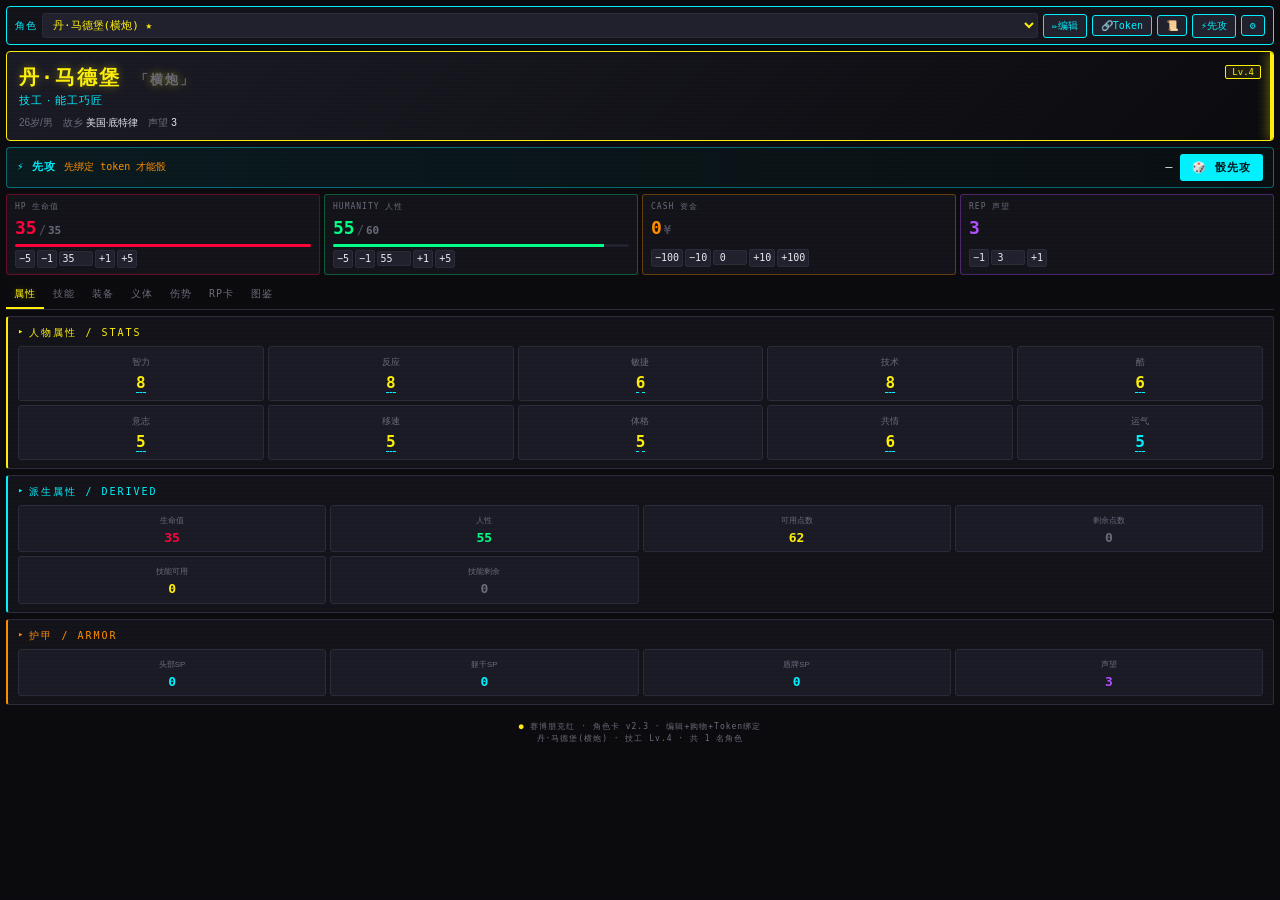
<file: index.html>
<!DOCTYPE html>
<html lang="zh-CN">
<head>
  <meta charset="UTF-8" />
  <meta name="viewport" content="width=device-width, initial-scale=1.0" />
  <title>赛博朋克红 · 角色卡</title>
  <link rel="icon" type="image/svg+xml" href="./icon.svg" />
  <script type="module" crossorigin src="./assets/main-McRwOIVn.js"></script>
  <link rel="modulepreload" crossorigin href="./assets/initiative-CPHrYIp9.js">
  <link rel="stylesheet" crossorigin href="./assets/initiative-CyT9r7kX.css">
</head>
<body>
  <div id="app"></div>
</body>
</html>
</file>
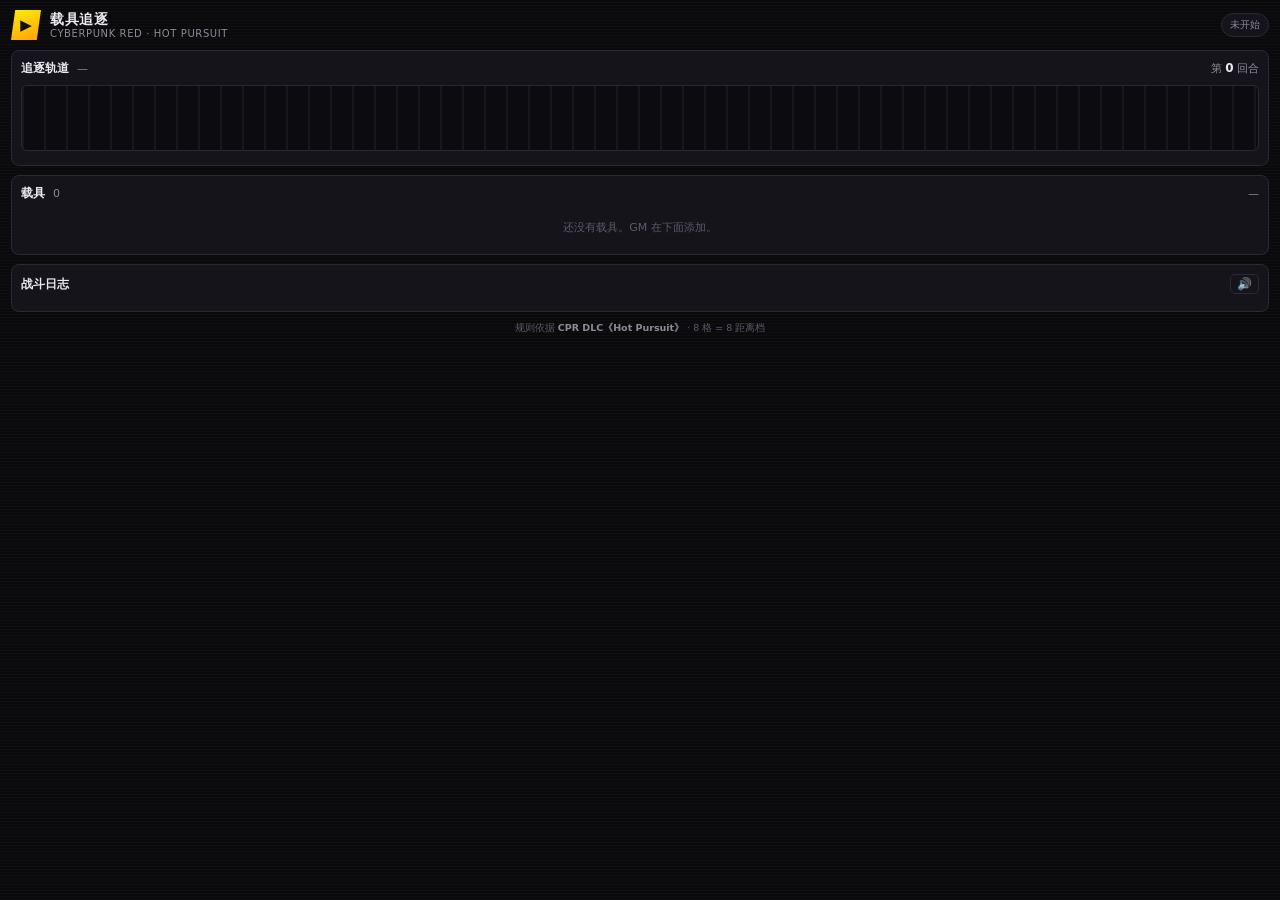
<file: chase/index.html>
<!DOCTYPE html>
<html lang="zh-CN">
<head>
<meta charset="UTF-8" />
<meta name="viewport" content="width=device-width, initial-scale=1.0" />
<title>载具追逐 · CPR</title>
<style>
:root{
  --bg:#0a0a0c; --panel:#14141a; --panel2:#1b1b23; --line:#2a2a35;
  --txt:#e9e9f0; --dim:#8b8b9c; --yel:#FCEE0A; --cyn:#05d9e8;
  --red:#ff3b30; --grn:#32d74b; --org:#ff9f0a;
  --font:"Segoe UI","Microsoft YaHei",system-ui,sans-serif;
}
*{box-sizing:border-box;margin:0;padding:0}
body{
  background:var(--bg); color:var(--txt); font-family:var(--font); font-size:13px;
  -webkit-font-smoothing:antialiased; overflow-x:hidden;
}
body::before{
  content:"";position:fixed;inset:0;pointer-events:none;z-index:0;
  background:repeating-linear-gradient(0deg,rgba(255,255,255,.022) 0 1px,transparent 1px 3px);
}
.wrap{position:relative;z-index:1;padding:10px 11px 14px}
button,input,select,textarea{font-family:inherit;font-size:12px;color:var(--txt)}
input,select{
  background:#0e0e13;border:1px solid var(--line);border-radius:5px;padding:5px 7px;width:100%;
  outline:none;transition:border-color .15s;
}
input:focus,select:focus{border-color:var(--yel)}
button{
  background:var(--panel2);border:1px solid var(--line);border-radius:5px;
  padding:6px 10px;cursor:pointer;transition:.15s;white-space:nowrap;
}
button:hover:not(:disabled){border-color:var(--yel);color:var(--yel)}
button:disabled{opacity:.4;cursor:not-allowed}
button.primary{background:var(--yel);color:#111;border-color:var(--yel);font-weight:600}
button.primary:hover:not(:disabled){background:#fff;border-color:#fff;color:#111}
button.danger:hover:not(:disabled){border-color:var(--red);color:var(--red)}
button.ghost{background:transparent}

/* ===== header ===== */
header{display:flex;align-items:center;gap:9px;margin-bottom:10px}
.logo{
  width:30px;height:30px;flex:0 0 30px;display:grid;place-items:center;
  background:linear-gradient(160deg,var(--yel),var(--org));color:#111;
  font-weight:900;font-size:15px;clip-path:polygon(14% 0,100% 0,86% 100%,0 100%);
}
h1{font-size:14px;letter-spacing:.5px;line-height:1.15}
.sub{font-size:10px;color:var(--dim);letter-spacing:.6px}
.pill{
  margin-left:auto;font-size:10px;padding:4px 8px;border-radius:99px;
  border:1px solid var(--line);color:var(--dim);background:var(--panel);
}
.pill.live{border-color:var(--grn);color:var(--grn)}
.pill.over{border-color:var(--red);color:var(--red)}

/* ===== 轨道 ===== */
.card{background:var(--panel);border:1px solid var(--line);border-radius:8px;padding:9px;margin-bottom:9px}
.card-h{display:flex;align-items:center;gap:8px;margin-bottom:8px;font-size:11px;color:var(--dim)}
.card-h b{color:var(--txt);font-size:12px}
.card-h .r{margin-left:auto}
.track{position:relative;height:66px;background:#0b0b10;border:1px solid var(--line);border-radius:6px;overflow:hidden}
.track::before{
  content:"";position:absolute;inset:0;
  background:repeating-linear-gradient(90deg,rgba(255,255,255,.05) 0 2px,transparent 2px 22px);
}
.lane{position:absolute;left:0;right:0;height:1px;background:var(--line)}
.lane.mid{background:rgba(252,238,10,.28);height:2px}
.slot{position:absolute;top:8px;bottom:8px;width:2px;background:var(--line);transform:translateX(-50%)}
.car{
  position:absolute;top:50%;transform:translate(-50%,-50%);
  min-width:56px;padding:4px 7px;border-radius:6px;font-size:10px;font-weight:700;
  background:var(--c);color:#0a0a0c;border:2px solid #fff3;text-align:center;
  transition:left .45s cubic-bezier(.34,1.4,.64,1),box-shadow .2s;cursor:default;z-index:2;
}
.car small{display:block;font-weight:400;opacity:.75;font-size:9px;white-space:nowrap}
.car.turn{box-shadow:0 0 0 2px var(--yel),0 0 16px rgba(252,238,10,.55);z-index:3}
.car.out{filter:grayscale(1) brightness(.6);text-decoration:line-through}
.car .hp{height:3px;background:#0004;border-radius:2px;margin-top:3px;overflow:hidden}
.car .hp i{display:block;height:100%;background:#0a0a0c;opacity:.55}
.track-car{position:absolute;transform:translate(-50%,-50%);display:flex;flex-direction:column;align-items:center;gap:0;z-index:2;transition:left .45s cubic-bezier(.34,1.4,.64,1),top .45s;pointer-events:none}
.track-car .vehicle-svg{width:25px;height:38px;transform:rotate(90deg);filter:drop-shadow(0 2px 3px #000)}
.track-car .vlabel{max-width:72px;margin-top:-3px;padding:1px 4px;border-radius:3px;background:#090a0edb;color:var(--c);font-size:8px;line-height:1.1;white-space:nowrap;overflow:hidden;text-overflow:ellipsis}
.track-car.turn{filter:drop-shadow(0 0 5px var(--yel));z-index:3}
.track-car.out{filter:grayscale(1) brightness(.55)}
.track-car.turn .vlabel{box-shadow:0 0 0 1px var(--yel)}
.bands{display:flex;margin-top:5px;gap:2px}
.bands span{flex:1;text-align:center;font-size:8.5px;color:#5a5a6a}

/* ===== 车辆卡 ===== */
.cars{display:flex;flex-direction:column;gap:6px;max-height:min(46vh,420px);overflow-y:auto;padding-right:2px}
.crow{
  display:flex;align-items:center;gap:8px;background:var(--panel2);
  border:1px solid var(--line);border-left:3px solid var(--c);border-radius:6px;padding:6px 8px;
}
.crow.turn{border-color:var(--yel);box-shadow:0 0 0 1px rgba(252,238,10,.35)}
.crow.out{opacity:.45}
.cname{font-weight:600;font-size:12px;display:flex;align-items:center;gap:5px}
.cmeta{font-size:10px;color:var(--dim);margin-top:1px}
.bar{position:relative;flex:1;min-width:46px;height:5px;background:#000;border-radius:3px;overflow:hidden}
.bar i{position:absolute;inset:0;width:100%;background:linear-gradient(90deg,var(--grn),var(--yel));transition:width .3s}
.bar.low i{background:linear-gradient(90deg,var(--red),var(--org))}
.tag{font-size:9px;padding:2px 5px;border-radius:4px;background:#0006;color:var(--dim);border:1px solid var(--line)}
.tag.on{color:var(--yel);border-color:var(--yel)}
.tag.air{color:#8fd3ff;border-color:#2d5a78;background:#0d2233}
.airtag{display:inline-block;margin-left:3px;padding:0 3px;border-radius:3px;background:#123a52;color:#8fd3ff;font-style:normal;font-size:8px}
.track-car.air .vehicle-svg{filter:drop-shadow(0 6px 5px #000a)}
.track-car.air .vlabel{background:#0b2233e0}
.crow .ctoken{flex:0 0 25px;height:34px;display:grid;place-items:center}
.crow .ctoken .vehicle-svg{width:25px;height:34px;filter:drop-shadow(0 2px 2px #000)}
.cstyle{display:flex;align-items:center;gap:5px;margin-top:5px}
.cstyle select{width:112px;padding:2px 4px;font-size:9px;height:22px}
.cstyle input[type=color]{width:24px;height:22px;padding:1px;cursor:pointer}
.cstyle .tpl{font-size:9px;color:var(--dim);white-space:nowrap;overflow:hidden;text-overflow:ellipsis;max-width:125px}
.iconbtn{background:transparent;border:none;color:var(--dim);padding:2px 4px;font-size:13px;line-height:1}
.iconbtn:hover{color:var(--red)}

/* ===== 表单 / 控制 ===== */
.grid2{display:grid;grid-template-columns:1fr 1fr;gap:6px}
.grid3{display:grid;grid-template-columns:1fr 1fr 1fr;gap:6px}
.field label{display:block;font-size:10px;color:var(--dim);margin-bottom:2px}
.row{display:flex;gap:6px;align-items:center;flex-wrap:wrap}
.row>button{flex:0 0 auto}
.mv{display:grid;grid-template-columns:1fr 1fr;gap:5px}
.mv button{text-align:left;padding:5px 7px;font-size:11px;display:flex;justify-content:space-between;gap:6px}
.mv button span{color:var(--dim);font-size:10px}
.mv button:hover span{color:var(--yel)}
.mv button:disabled span{color:var(--dim)}
.mv-row{display:grid;grid-template-columns:1fr 27px;gap:3px;min-width:0}
.mv-row .mv-fail{justify-content:center;padding:5px 0;color:var(--red);border-color:#5a292d;font-weight:700}
.mv-row .mv-fail:hover:not(:disabled){background:#3a171b;border-color:var(--red)}
.log{max-height:170px;overflow-y:auto;display:flex;flex-direction:column;gap:3px;font-size:11px;line-height:1.45}
.log div{padding:4px 6px;border-radius:4px;background:#0e0e13;border-left:2px solid var(--line)}
.log .ok{border-left-color:var(--grn)}
.log .fail{border-left-color:var(--red)}
.log .hit{border-left-color:var(--org);color:#ffd9a0}
.log .round{border-left-color:var(--cyn);color:var(--cyn);background:transparent;font-size:10px;letter-spacing:.5px}
.log .warn{border-left-color:var(--yel)}
.log .sys,.log .info{color:var(--dim)}
.foot{margin-top:8px;font-size:9.5px;color:#5a5a6a;line-height:1.5;text-align:center}
.foot b{color:var(--dim)}
.empty{color:#5a5a6a;font-size:11px;text-align:center;padding:10px 0}
.hint{font-size:10px;color:var(--dim);line-height:1.5;margin-top:6px}
.sep{height:1px;background:var(--line);margin:8px 0}
.badge{font-size:9px;padding:1px 5px;border-radius:3px;background:#0007;border:1px solid var(--line)}
.warnbox{background:#2a1200;border:1px solid var(--org);color:#ffd9a0;border-radius:6px;padding:7px 9px;font-size:11px;margin-bottom:9px;display:none}
.warnbox.show{display:block}
::-webkit-scrollbar{width:7px;height:7px}
::-webkit-scrollbar-thumb{background:#2a2a35;border-radius:4px}
::-webkit-scrollbar-track{background:transparent}
</style>
  <script type="module" crossorigin src="./assets/main-Du6YKW1g.js"></script>
  <link rel="modulepreload" crossorigin href="./assets/vehicle-data-X3bltaGt.js">
  <link rel="modulepreload" crossorigin href="./assets/templates-DO1XAd5u.js">
  <link rel="modulepreload" crossorigin href="./assets/sfx-BeP6aUEk.js">
</head>
<body>
<div class="wrap">
  <header>
    <div class="logo">▶</div>
    <div>
      <h1>载具追逐</h1>
      <div class="sub">CYBERPUNK RED · HOT PURSUIT</div>
    </div>
    <div class="pill" id="phase">未开始</div>
  </header>

  <div class="warnbox" id="warn"></div>

  <!-- 轨道 -->
  <div class="card">
    <div class="card-h">
      <b>追逐轨道</b><span id="bandInfo">—</span>
      <span class="r">第 <b id="round">0</b> 回合</span>
    </div>
    <div class="track" id="track"></div>
    <div class="bands" id="bands"></div>
  </div>

  <!-- 车辆 -->
  <div class="card">
    <div class="card-h"><b>载具</b><span id="carCount">0</span><span class="r" id="turnInfo">—</span></div>
    <div class="cars" id="cars"></div>
    <div class="empty" id="carsEmpty">还没有载具。GM 在下面添加。</div>
  </div>

  <!-- GM 面板 -->
  <div class="card" id="gmAdd" style="display:none">
    <div class="card-h"><b>添加载具</b><span class="r" id="selInfo">未选中 token</span></div>
    <div class="grid2">
      <div class="field"><label>载具名</label><input id="f_name" placeholder="Quadra Type-66" /></div>
      <div class="field"><label>驾驶员</label><input id="f_driver" placeholder="V" /></div>
    </div>
    <div class="grid2" style="margin-top:6px">
      <div class="field"><label>图鉴载具模板</label><select id="f_template"></select></div>
      <div class="field"><label>指示物造型</label><select id="f_kind"></select></div>
    </div>
    <div class="grid3" style="margin-top:6px">
      <div class="field"><label>驾驶技能</label><input id="f_skill" type="number" value="6" min="0" max="20" /></div>
      <div class="field"><label>REF</label><input id="f_ref" type="number" value="8" min="0" max="20" /></div>
      <div class="field"><label>格位</label><input id="f_pos" type="number" value="4" min="1" max="8" /></div>
    </div>
    <div class="grid3" style="margin-top:6px">
      <div class="field"><label>战斗速度</label><select id="f_speed"></select></div>
      <div class="field"><label>SDP</label><input id="f_sdp" type="number" value="60" min="1" /></div>
      <div class="field"><label>颜色</label><input id="f_color" type="color" value="#FCEE0A" style="padding:2px;height:29px" /></div>
    </div>
    <div class="grid3" style="margin-top:6px">
      <div class="field"><label>车道</label>
        <select id="f_lane">
          <option value="-1" selected>自动分配</option>
          <option value="0">车道 1（上）</option>
          <option value="1">车道 2（中）</option>
          <option value="2">车道 3（下）</option>
        </select>
      </div>
    </div>
    <div class="row" style="margin-top:8px">
      <button id="btn_pick" class="ghost">📌 读取选中 token</button>
      <button id="btn_add" class="primary" style="margin-left:auto">+ 加入追逐</button>
    </div>
    <div class="hint">可直接在地图上<strong>右键载具 token → 加入追逐</strong>：优先读取已绑定图鉴，其次按 token 名字匹配。这里读取 token 后，也会把模板与驾驶员数据绑定回 token。</div>
  </div>

  <div class="card" id="gmCtrl" style="display:none">
    <div class="card-h"><b>回合控制</b><span class="r">追逐浮窗</span></div>
    <div id="gmScreen" class="row" style="margin-bottom:8px">
      <button id="btn_screen_open" class="primary">📺 开启追逐屏</button>
      <button id="btn_screen_close" class="ghost">关闭追逐屏</button>
      <button id="btn_sim" class="ghost" title="在独立浏览器小窗里玩仪表：踩油门、拧油门、拖方向盘">🎮 驾驶模拟器</button>
    </div>
    <div class="row" style="margin-bottom:8px">
      <span style="font-size:10px;color:var(--dim)">尺寸</span>
      <button class="ghost" data-size="560,360" title="小窗">紧凑</button>
      <button class="ghost" data-size="760,480" title="标准">标准</button>
      <button class="ghost" data-size="1000,640" title="大窗">大窗</button>
    </div>
    <div class="hint" style="margin-bottom:8px">追逐屏是<b>穿透浮窗</b>：浮在界面上但完全不挡鼠标，地图、角色卡、技能照常点；关闭请回到这里操作。驾驶模拟器会另开一个独立小窗，可自由拖动缩放。</div>
    <div id="ctrlSetup" class="row">
      <button id="btn_start" class="primary">🏁 直接开始</button>
      <button id="btn_clear" class="danger">清空</button>
    </div>
    <div class="hint">不在这里掷先攻：先攻与实际行动顺序交给角色卡插件 / 弗人；GM 可在“当前行动”中自由选人。</div>
    <div id="ctrlRun" style="display:none">
      <div class="field"><label>当前行动</label>
        <div class="row"><select id="f_actor"></select><select id="f_target"></select></div>
      </div>
      <div class="field" style="margin-top:6px"><label>机动动作 · 玩家先自行掷骰，再点结果（GM 可代点）</label>
        <div class="mv" id="mvList"></div>
      </div>
      <div class="row" style="margin-top:8px">
        <button id="btn_endturn" class="primary">下一个 →</button>
        <button id="btn_finish" class="ghost" title="由 GM 决定何时结束">🏁 宣告结束</button>
        <button id="btn_reset" class="danger" style="margin-left:auto">↺ 重置</button>
      </div>
    </div>
  </div>

  <div class="card">
    <div class="card-h"><b>战斗日志</b>
      <span class="r"><button id="btn_mute" class="ghost" style="padding:2px 6px">🔊</button></span>
    </div>
    <div class="log" id="log"></div>
  </div>

  <div class="foot">规则依据 <b>CPR DLC《Hot Pursuit》</b> · 8 格 = 8 距离档<br /><span id="ver"></span></div>
</div>
</body>
</html>
</file>
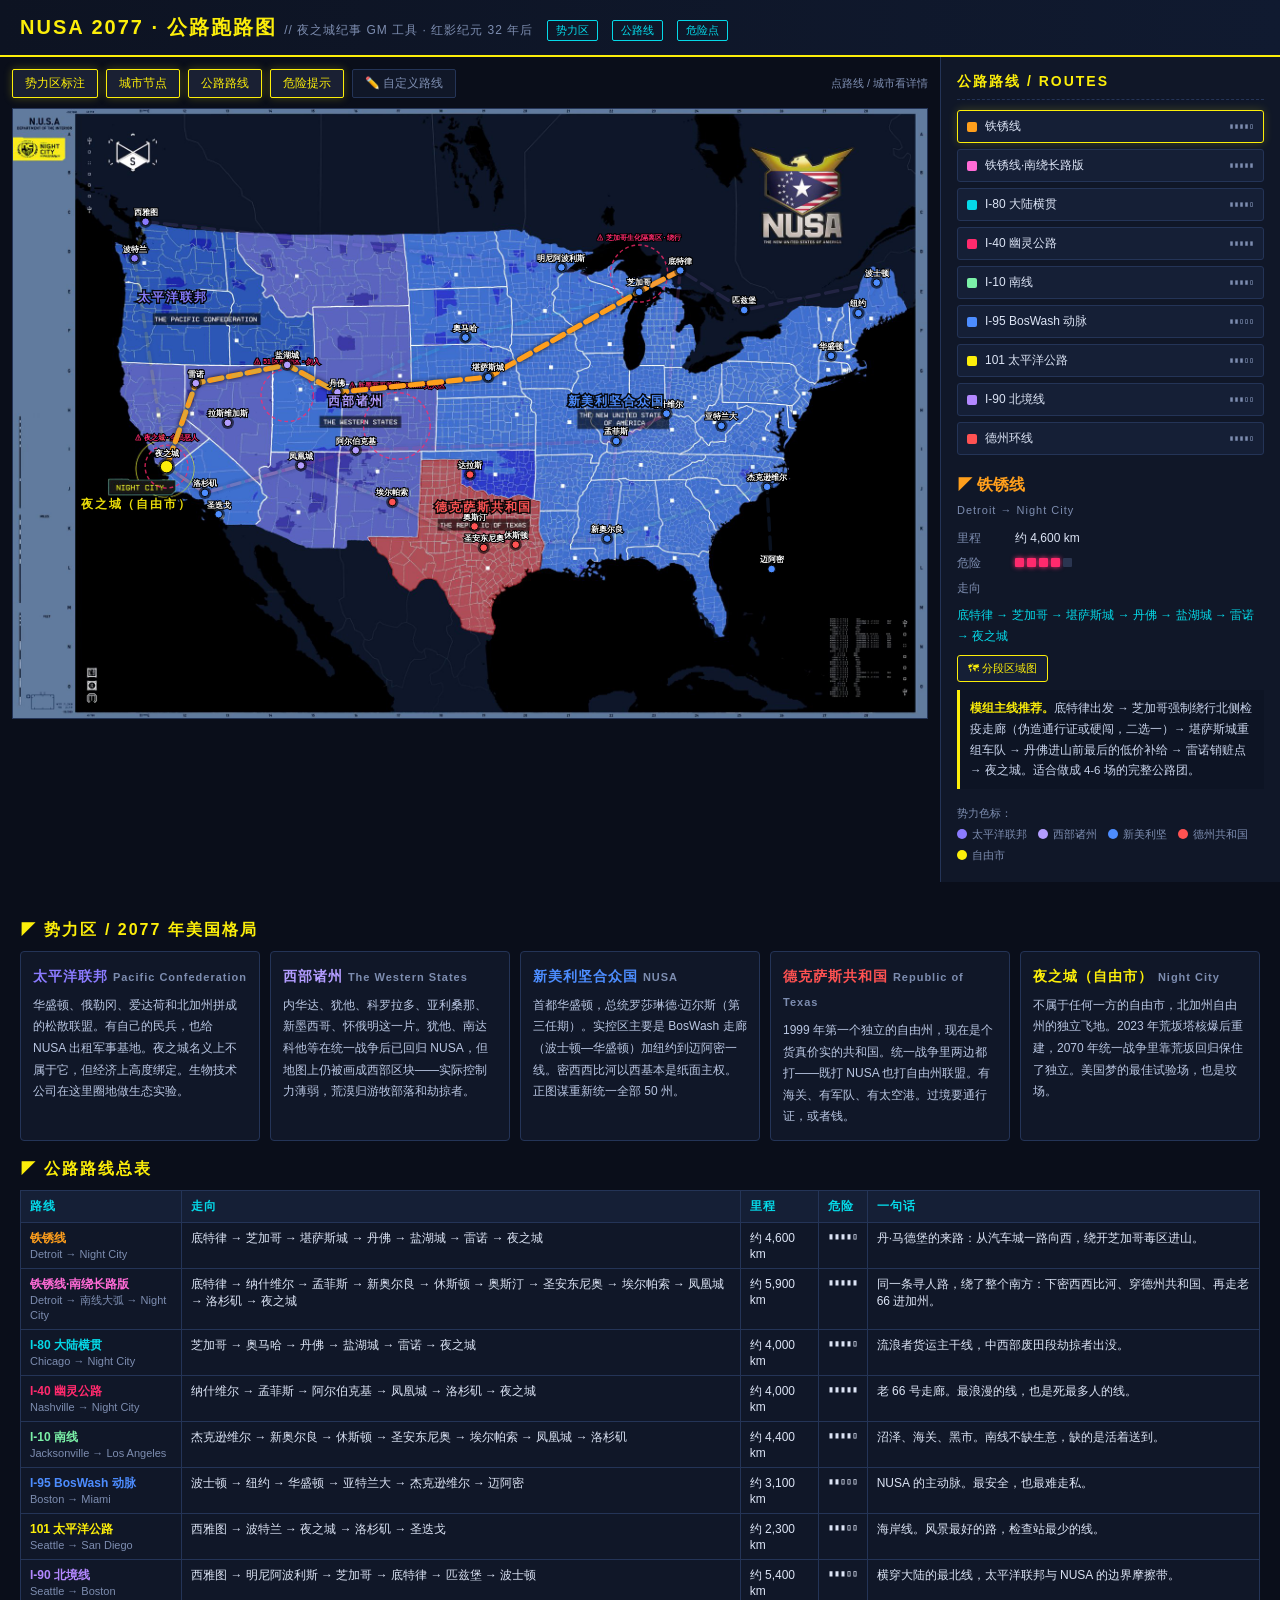
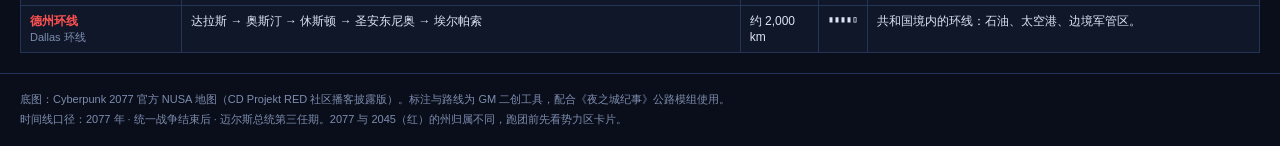
<file: map/index.html>
<!DOCTYPE html>
<html lang="zh-CN">
<head>
<meta charset="UTF-8">
<meta name="viewport" content="width=device-width, initial-scale=1.0">
<title>NUSA 2077 · 公路跑路图 | 夜之城纪事 GM 工具</title>
<style>
  :root{
    --yellow:#fcee0a; --cyan:#05d9e8; --red:#ff2a6d; --orange:#ff9f1c;
    --green:#7bf1a8; --purple:#b388ff; --pink:#ff6bd6; --blue:#4d8dff;
    --bg:#0a0e1a; --panel:#101728; --panel2:#151f36; --line:#243457;
    --text:#dce4f5; --muted:#7d8db0;
  }
  *{box-sizing:border-box; margin:0; padding:0}
  body{
    background:var(--bg); color:var(--text);
    font-family:"Microsoft YaHei","PingFang SC","Noto Sans SC",sans-serif;
    min-height:100vh;
  }
  header{
    padding:14px 20px; display:flex; align-items:baseline; gap:14px; flex-wrap:wrap;
    border-bottom:2px solid var(--yellow); background:linear-gradient(90deg,#0d1322,#101a30);
  }
  header h1{font-size:20px; color:var(--yellow); letter-spacing:2px}
  header h1 small{font-size:12px; color:var(--muted); letter-spacing:1px; font-weight:normal}
  header .tag{font-size:11px; color:var(--cyan); border:1px solid var(--cyan); padding:2px 8px; border-radius:2px}
  .layout{display:grid; grid-template-columns:1fr 340px; gap:0; align-items:start}
  @media (max-width:980px){ .layout{grid-template-columns:1fr} }

  /* ===== 地图区 ===== */
  .mapwrap{position:relative; padding:12px; min-width:0}
  .mapbox{position:relative; width:100%; border:1px solid var(--line); background:#05070f; overflow:hidden}
  .mapbox img{width:100%; display:block; user-select:none; -webkit-user-drag:none}
  .mapbox svg{position:absolute; inset:0; width:100%; height:100%}
  .toolbar{
    display:flex; gap:8px; flex-wrap:wrap; margin-bottom:10px; align-items:center;
  }
  .tgl{
    font-size:12px; padding:5px 12px; cursor:pointer; border:1px solid var(--line);
    background:var(--panel); color:var(--muted); border-radius:2px; user-select:none;
    transition:all .15s;
  }
  .tgl.on{color:var(--yellow); border-color:var(--yellow); background:#1a2033; box-shadow:0 0 8px rgba(252,238,10,.25)}
  .toolbar .hint{font-size:11px; color:var(--muted); margin-left:auto}

  /* SVG 元素 */
  .city-dot{cursor:pointer}
  .city-dot circle{transition:r .15s}
  .city-label{
    font-size:17px; fill:#fff; paint-order:stroke; stroke:#000; stroke-width:4px;
    pointer-events:none; font-weight:bold;
  }
  .city-label.en{font-size:11px; fill:#9db2d9; font-weight:normal}
  .region-label{
    font-size:26px; fill:#fff; paint-order:stroke; stroke:#000; stroke-width:6px;
    letter-spacing:4px; font-weight:bold; pointer-events:none; opacity:.92;
  }
  .route{fill:none; stroke-width:7; stroke-linecap:round; stroke-linejoin:round;
    cursor:pointer; opacity:.85; filter:drop-shadow(0 0 4px rgba(0,0,0,.8)); transition:all .15s}
  .route:hover{stroke-width:10; opacity:1}
  .route.dim{opacity:.12}
  .route.active{stroke-width:11; opacity:1}
  .route-dash{animation:dashmove 30s linear infinite}
  @keyframes dashmove{to{stroke-dashoffset:-1000}}
  .danger-ring{fill:none; stroke:var(--red); stroke-width:3; stroke-dasharray:8 6; opacity:.75; pointer-events:none}
  .danger-tag{font-size:14px; fill:var(--red); paint-order:stroke; stroke:#000; stroke-width:4px; font-weight:bold; pointer-events:none}

  /* ===== 详情面板 ===== */
  aside{background:var(--panel); border-left:1px solid var(--line); padding:16px; position:sticky; top:0; max-height:100vh; overflow-y:auto}
  aside h2{font-size:14px; color:var(--yellow); letter-spacing:2px; margin-bottom:10px; border-bottom:1px dashed var(--line); padding-bottom:8px}
  .route-list{display:flex; flex-direction:column; gap:6px; margin-bottom:16px}
  .rli{
    display:flex; align-items:center; gap:8px; padding:7px 9px; cursor:pointer;
    background:var(--panel2); border:1px solid var(--line); border-radius:3px; font-size:12px;
    transition:all .15s;
  }
  .rli:hover{border-color:var(--yellow)}
  .rli.active{border-color:var(--yellow); box-shadow:0 0 10px rgba(252,238,10,.2)}
  .rli .chip{width:10px; height:10px; border-radius:2px; flex:none}
  .rli .nm{flex:1}
  .rli .lv{font-size:10px; color:var(--muted); white-space:nowrap}
  .detail{font-size:12px; line-height:1.75}
  .detail h3{font-size:16px; margin-bottom:2px}
  .detail .en{color:var(--muted); font-size:11px; margin-bottom:8px; letter-spacing:1px}
  .detail .row{display:flex; gap:6px; margin:4px 0; flex-wrap:wrap}
  .detail .k{color:var(--muted); flex:none; min-width:52px}
  .detail .stops{color:var(--cyan)}
  .danger-dots span{display:inline-block; width:9px; height:9px; margin-right:3px; border-radius:1px; background:#2a3550}
  .danger-dots span.on{background:var(--red); box-shadow:0 0 5px var(--red)}
  .gm-note{
    margin-top:8px; padding:8px 10px; background:#0d1424; border-left:3px solid var(--yellow);
    color:#c9d4ec; font-size:11.5px; line-height:1.8;
  }
  .gm-note b{color:var(--yellow)}
  .city-info{margin-top:14px; padding-top:10px; border-top:1px dashed var(--line)}
  .legend{margin-top:14px; font-size:11px; color:var(--muted); line-height:1.9}
  .legend i{display:inline-block; width:10px; height:10px; border-radius:50%; margin-right:5px; vertical-align:-1px}

  /* ===== 自定义路线 ===== */
  .tgl.building{color:var(--yellow); border-color:var(--yellow); background:#241f08; box-shadow:0 0 10px rgba(252,238,10,.35); animation:pulse 1.6s ease-in-out infinite}
  @keyframes pulse{50%{box-shadow:0 0 16px rgba(252,238,10,.55)}}
  .route.custom{stroke-dasharray:none; stroke-width:5; opacity:.75}
  .route.custom.active{stroke-width:9; opacity:1}
  .route.building-line{stroke:var(--yellow); stroke-dasharray:4 10; stroke-width:5; opacity:.95; pointer-events:none}
  .stop-num{font-size:15px; font-weight:bold; fill:#000; pointer-events:none}
  .stop-num-bg{fill:var(--yellow); stroke:#000; stroke-width:1.5; pointer-events:none}
  .custom-panel{margin-top:14px; padding-top:10px; border-top:1px dashed var(--line); font-size:12px}
  .custom-panel h3{font-size:13px; color:var(--yellow); letter-spacing:1px; margin-bottom:8px}
  .cstop{display:flex; align-items:center; gap:7px; padding:4px 6px; background:var(--panel2); border:1px solid var(--line); border-radius:3px; margin-bottom:4px; font-size:12px}
  .cstop .no{width:18px; height:18px; border-radius:50%; background:var(--yellow); color:#000; font-weight:bold; font-size:11px; display:flex; align-items:center; justify-content:center; flex:none}
  .cstop .km{margin-left:auto; color:var(--muted); font-size:10.5px; white-space:nowrap}
  .cbtns{display:flex; flex-wrap:wrap; gap:6px; margin-top:8px}
  .cbtn{font-size:11px; padding:5px 10px; cursor:pointer; border:1px solid var(--line); background:var(--panel2); color:var(--text); border-radius:3px; transition:all .15s}
  .cbtn:hover{border-color:var(--yellow); color:var(--yellow)}
  .cbtn.warn:hover{border-color:var(--red); color:var(--red)}
  .cbtn.ok{border-color:var(--yellow); color:var(--yellow)}
  .cbtn.ok:hover{background:rgba(252,238,10,.12)}
  .csum{font-size:11.5px; color:var(--muted); line-height:1.8; margin-top:6px}
  .csum b{color:var(--text)}
  .cexport{width:100%; margin-top:8px; background:#0d1424; border:1px solid var(--line); color:#c9d4ec; font-size:11px; padding:8px; border-radius:3px; resize:vertical; min-height:74px; font-family:inherit}

  /* ===== 底部总表 ===== */
  .tables{padding:20px}
  .tables h2{color:var(--yellow); font-size:16px; letter-spacing:2px; margin:18px 0 10px}
  table{width:100%; border-collapse:collapse; font-size:12px}
  th,td{border:1px solid var(--line); padding:7px 9px; text-align:left; vertical-align:top}
  th{background:var(--panel2); color:var(--cyan); font-weight:bold; letter-spacing:1px}
  td{background:var(--panel)}
  td .dots{letter-spacing:2px; color:var(--red)}
  .region-cards{display:grid; grid-template-columns:repeat(auto-fit,minmax(230px,1fr)); gap:10px}
  .rcard{background:var(--panel); border:1px solid var(--line); border-radius:4px; padding:12px; font-size:12px; line-height:1.8}
  .rcard h4{font-size:14px; margin-bottom:6px; letter-spacing:1px}
  .rcard p{color:#b9c6e2}
  .rcard .en{color:var(--muted); font-size:11px}
  footer{padding:16px 20px; color:var(--muted); font-size:11px; border-top:1px solid var(--line); line-height:1.8}
</style>
</head>
<body>

<header>
  <h1>NUSA 2077 · 公路跑路图 <small>// 夜之城纪事 GM 工具 · 红影纪元 32 年后</small></h1>
  <span class="tag">势力区</span><span class="tag">公路线</span><span class="tag">危险点</span>
</header>

<div class="layout">
  <div class="mapwrap">
    <div class="toolbar">
      <div class="tgl on" data-layer="regions">势力区标注</div>
      <div class="tgl on" data-layer="cities">城市节点</div>
      <div class="tgl on" data-layer="routes">公路路线</div>
      <div class="tgl on" data-layer="danger">危险提示</div>
      <div class="tgl" id="customToggle">✏️ 自定义路线</div>
      <span class="hint" id="hint">点路线 / 城市看详情</span>
    </div>
    <div class="mapbox">
      <img src="assets/nusa-2077.jpg" alt="NUSA 2077 地图">
      <svg id="ov" viewBox="0 0 1920 1280" preserveAspectRatio="none"></svg>
    </div>
  </div>

  <aside>
    <h2>公路路线 / ROUTES</h2>
    <div class="route-list" id="routeList"></div>
    <div class="detail" id="detail">
      <h3>选一条路线</h3>
      <p class="en">点击地图上的彩色路线，或上方列表。</p>
    </div>
    <div class="city-info" id="cityInfo" style="display:none"></div>
    <div class="custom-panel" id="customPanel" style="display:none"></div>
    <div class="legend" id="legend"></div>
  </aside>
</div>

<div class="tables">
  <h2>◤ 势力区 / 2077 年美国格局</h2>
  <div class="region-cards" id="regionCards"></div>

  <h2>◤ 公路路线总表</h2>
  <table id="routeTable">
    <thead><tr><th>路线</th><th>走向</th><th>里程</th><th>危险</th><th>一句话</th></tr></thead>
    <tbody></tbody>
  </table>
</div>

<footer>
  底图：Cyberpunk 2077 官方 NUSA 地图（CD Projekt RED 社区播客披露版）。标注与路线为 GM 二创工具，配合《夜之城纪事》公路模组使用。<br>
  时间线口径：2077 年 · 统一战争结束后 · 迈尔斯总统第三任期。2077 与 2045（红）的州归属不同，跑团前先看势力区卡片。
</footer>

<script>
// ================= 数据 =================
const W = 1920, H = 1280;
const FACTION = {
  confed:  { n:"太平洋联邦", c:"#8b7bff" },
  western: { n:"西部诸州",   c:"#b39dff" },
  nusa:    { n:"新美利坚",   c:"#4d8dff" },
  texas:   { n:"德州共和国", c:"#ff5252" },
  free:    { n:"自由市",     c:"#fcee0a" },
};

// 城市节点：x/y 为归一化坐标
const CITIES = {
  nightcity:  { n:"夜之城", en:"Night City", f:"free", d:5, x:.168, y:.587, big:true,
    note:"自由市，谁都不管也谁都管。进城过德尔科罗纳多湾大桥，桥头有企业雇佣军的随机抽查。城里 24 个区，跑团的起点和终点。" },
  seattle:    { n:"西雅图", en:"Seattle", f:"confed", d:2, x:.145, y:.185,
    note:"太平洋联邦首府圈。生物技术公司在此圈地搞实验生态林——林子里有他们放出来的东西。" },
  portland:   { n:"波特兰", en:"Portland", f:"confed", d:2, x:.133, y:.245,
    note:"太平洋联邦的贸易港，走私客的天堂。关卡松，规矩少。" },
  la:         { n:"洛杉矶", en:"Los Angeles", f:"nusa", d:4, x:.21, y:.63,
    note:"1998 年 10.5 级地震淹了三分之一，烂尾至今。南加州已回归 NUSA，但城里基本是帮派自治。" },
  sandiego:   { n:"圣迭戈", en:"San Diego", f:"nusa", d:3, x:.225, y:.665,
    note:"南加州联合自由州旧首府。墨西哥墙以北最大的边境市场。" },
  reno:       { n:"雷诺", en:"Reno", f:"western", d:3, x:.20, y:.45,
    note:"西部诸州的赌城，流浪者商队常在此补给、换手、销赃。" },
  vegas:      { n:"拉斯维加斯", en:"Las Vegas", f:"western", d:4, x:.235, y:.515,
    note:"内华达自由州的核心。赌业背后是军用科技的洗钱管道。" },
  slc:        { n:"盐湖城", en:"Salt Lake City", f:"western", d:2, x:.30, y:.42,
    note:"犹他已在统一战争中回归 NUSA，但地图上看仍贴着西部诸州混。宗教武装民兵把守的补给点。" },
  denver:     { n:"丹佛", en:"Denver", f:"western", d:3, x:.355, y:.465,
    note:"落基山门户。科罗拉多自由州，进山的路冬天全封。" },
  phoenix:    { n:"凤凰城", en:"Phoenix", f:"western", d:4, x:.315, y:.585,
    note:"亚利桑那自由州。城外的荒漠是游牧部落的地盘，进城前先想好过路费给谁。" },
  albuquerque:{ n:"阿尔伯克基", en:"Albuquerque", f:"western", d:3, x:.375, y:.56,
    note:"新墨西哥自由州。老 66 号走廊上唯一像样的中途站。" },
  omaha:      { n:"奥马哈", en:"Omaha", f:"nusa", d:2, x:.495, y:.375,
    note:"中西部粮仓枢纽，农商集团的粮列车从这里发车。" },
  kc:         { n:"堪萨斯城", en:"Kansas City", f:"nusa", d:3, x:.52, y:.44,
    note:"南北货运十字路口。车队在这里重组、换司机、换假证件。" },
  minneapolis:{ n:"明尼阿波利斯", en:"Minneapolis", f:"nusa", d:2, x:.60, y:.26,
    note:"北境大城，NUSA 实控。冬天路面结冰比子弹更要命。" },
  chicago:    { n:"芝加哥", en:"Chicago", f:"nusa", d:5, x:.685, y:.30,
    note:"2012 年生化瘟疫的隔离区，大部分市区仍是污染废土。所有东行的车都得绕北侧检疫走廊。" },
  detroit:    { n:"底特律", en:"Detroit", f:"nusa", d:3, x:.73, y:.265,
    note:"汽车城。马德堡车库就在城南——这是「横炮」丹·马德堡出发的地方。" },
  pittsburgh: { n:"匹兹堡", en:"Pittsburgh", f:"nusa", d:2, x:.80, y:.33,
    note:"钢厂废墟上重建的军工城，给 NUSA 陆军造装甲车。" },
  boston:     { n:"波士顿", en:"Boston", f:"nusa", d:2, x:.945, y:.285,
    note:"BosWash 走廊北端。NUSA 的「开化文明」从这里开始。" },
  nyc:        { n:"纽约", en:"New York", f:"nusa", d:3, x:.925, y:.335,
    note:"1993 年毒枭在曼哈顿引爆过战术核弹，洛克菲勒中心废墟还在。现在归 NUSA 直管，华尔街改名叫欧罗巴金融区。" },
  dc:         { n:"华盛顿", en:"Washington D.C.", f:"nusa", d:2, x:.895, y:.405,
    note:"新美利坚首都。迈尔斯总统在这。满街都是 FIA 的眼线。" },
  atlanta:    { n:"亚特兰大", en:"Atlanta", f:"nusa", d:3, x:.775, y:.52,
    note:"东南物流枢纽。媒体巨头总部扎堆，54 台在这有最大的转播塔。" },
  nashville:  { n:"纳什维尔", en:"Nashville", f:"nusa", d:2, x:.715, y:.50,
    note:"摇滚和雇佣兵共存的地方。I-40 的东端起点。" },
  memphis:    { n:"孟菲斯", en:"Memphis", f:"nusa", d:3, x:.66, y:.545,
    note:"密西西比河渡口。猫王永生教（The Elvises）的老巢就在这河对岸。" },
  neworleans: { n:"新奥尔良", en:"New Orleans", f:"nusa", d:4, x:.65, y:.705,
    note:"半淹的沼泽城。官方管不着，走私者的自由港，河盗比警察多。" },
  jacksonville:{ n:"杰克逊维尔", en:"Jacksonville", f:"nusa", d:2, x:.825, y:.62,
    note:"I-10 东端。佛罗里达北边还干着，南边已经泡海里了。" },
  miami:      { n:"迈阿密", en:"Miami", f:"nusa", d:4, x:.83, y:.755,
    note:"沿海淹了大半，有钱人住浮城「亚特兰蒂斯」。古巴帮和公司的地盘犬牙交错。" },
  dallas:     { n:"达拉斯", en:"Dallas", f:"texas", d:3, x:.50, y:.60,
    note:"德州共和国北大门。石油带的心脏，共和国海关查得最严的地方。" },
  austin:     { n:"奥斯汀", en:"Austin", f:"texas", d:2, x:.505, y:.685,
    note:"共和国首都。满街都是「别惹德州」的旗子，他们认真的。" },
  houston:    { n:"休斯顿", en:"Houston", f:"texas", d:3, x:.55, y:.715,
    note:"太空港城。轨道货运都从这上天，航天产业链的最后堡垒。" },
  sanantonio: { n:"圣安东尼奥", en:"San Antonio", f:"texas", d:3, x:.515, y:.72,
    note:"共和国南方军管区。往墨西哥方向的路上全是检查站。" },
  elpaso:     { n:"埃尔帕索", en:"El Paso", f:"texas", d:4, x:.415, y:.645,
    note:"德州、西部诸州、墨西哥三方交界处。黑市、雇佣兵中转站、人口贩子——什么都有。" },
};

// 城市经纬度（用于自定义路线算里程，haversine × 1.25 公路系数）
const LL = {
  nightcity:[35.4,-120.9], seattle:[47.6,-122.3], portland:[45.5,-122.7], la:[34.05,-118.2],
  sandiego:[32.7,-117.2], reno:[39.5,-119.8], vegas:[36.2,-115.1], slc:[40.8,-111.9],
  denver:[39.7,-105.0], phoenix:[33.4,-112.1], albuquerque:[35.1,-106.6], omaha:[41.3,-96.0],
  kc:[39.1,-94.6], minneapolis:[45.0,-93.3], chicago:[41.9,-87.6], detroit:[42.3,-83.0],
  pittsburgh:[40.4,-80.0], boston:[42.4,-71.1], nyc:[40.7,-74.0], dc:[38.9,-77.0],
  atlanta:[33.75,-84.4], nashville:[36.2,-86.8], memphis:[35.1,-90.0], neworleans:[29.95,-90.1],
  jacksonville:[30.3,-81.7], miami:[25.8,-80.2], dallas:[32.8,-96.8], austin:[30.3,-97.7],
  houston:[29.8,-95.4], sanantonio:[29.4,-98.5], elpaso:[31.8,-106.5],
};
function havKm(a, b){
  const R = 6371, rad = Math.PI/180;
  const [la1, lo1] = LL[a], [la2, lo2] = LL[b];
  const dLa = (la2-la1)*rad, dLo = (lo2-lo1)*rad;
  const h = Math.sin(dLa/2)**2 + Math.cos(la1*rad)*Math.cos(la2*rad)*Math.sin(dLo/2)**2;
  return 2*R*Math.asin(Math.sqrt(h));
}
function routeKm(stops){
  let s = 0;
  for (let i = 1; i < stops.length; i++) s += havKm(stops[i-1], stops[i]);
  return Math.round(s * 1.25 / 10) * 10;  // 公路系数 1.25
}
function routeDanger(stops){
  return Math.max(...stops.map(k => CITIES[k].d));
}

// 势力区标注（叠中文标签）
const REGIONS = [
  { n:"太平洋联邦", en:"Pacific Confederation", x:.175, y:.315, c:"#8b7bff",
    desc:"华盛顿、俄勒冈、爱达荷和北加州拼成的松散联盟。有自己的民兵，也给 NUSA 出租军事基地。夜之城名义上不属于它，但经济上高度绑定。生物技术公司在这里圈地做生态实验。" },
  { n:"西部诸州", en:"The Western States", x:.375, y:.485, c:"#b39dff",
    desc:"内华达、犹他、科罗拉多、亚利桑那、新墨西哥、怀俄明这一片。犹他、南达科他等在统一战争后已回归 NUSA，但地图上仍被画成西部区块——实际控制力薄弱，荒漠归游牧部落和劫掠者。" },
  { n:"新美利坚合众国", en:"NUSA", x:.66, y:.485, c:"#4d8dff",
    desc:"首都华盛顿，总统罗莎琳德·迈尔斯（第三任期）。实控区主要是 BosWash 走廊（波士顿—华盛顿）加纽约到迈阿密一线。密西西比河以西基本是纸面主权。正图谋重新统一全部 50 州。" },
  { n:"德克萨斯共和国", en:"Republic of Texas", x:.515, y:.66, c:"#ff5252",
    desc:"1999 年第一个独立的自由州，现在是个货真价实的共和国。统一战争里两边都打——既打 NUSA 也打自由州联盟。有海关、有军队、有太空港。过境要通行证，或者钱。" },
  { n:"夜之城（自由市）", en:"Night City", x:.135, y:.655, c:"#fcee0a",
    desc:"不属于任何一方的自由市，北加州自由州的独立飞地。2023 年荒坂塔核爆后重建，2070 年统一战争里靠荒坂回归保住了独立。美国梦的最佳试验场，也是坟场。" },
];

// 公路路线
const ROUTES = [
  { id:"rustbelt", n:"铁锈线", en:"Detroit → Night City", color:"#ff9f1c", d:4, km:"约 4,600 km",
    stops:["detroit","chicago","kc","denver","slc","reno","nightcity"],
    one:"丹·马德堡的来路：从汽车城一路向西，绕开芝加哥毒区进山。",
    gm:"<b>模组主线推荐。</b>底特律出发 → 芝加哥强制绕行北侧检疫走廊（伪造通行证或硬闯，二选一）→ 堪萨斯城重组车队 → 丹佛进山前最后的低价补给 → 雷诺销赃点 → 夜之城。适合做成 4-6 场的完整公路团。" },
  { id:"rustbelt_long", n:"铁锈线·南绕长路版", en:"Detroit → 南线大弧 → Night City", color:"#ff6bd6", d:5, km:"约 5,900 km",
    stops:["detroit","nashville","memphis","neworleans","houston","austin","sanantonio","elpaso","phoenix","la","nightcity"],
    one:"同一条寻人路，绕了整个南方：下密西西比河、穿德州共和国、再走老 66 进加州。",
    gm:"<b>21 场公路片版推荐路线。</b>比标准铁锈线长 60%，多三种完全不同的地貌和规则：密西西比河渡口（猫王永生教收过桥费）、德州海关（通行证或假证）、埃尔帕索三方黑市。密钥持有者可改放：新奥尔良走私港（一）、奥斯汀（二）、凤凰城游牧部落（三）。盐湖城记仇机制和 51 区抉择可平移到凤凰城—洛杉矶段。" },
  { id:"i80", n:"I-80 大陆横贯", en:"Chicago → Night City", color:"#05d9e8", d:4, km:"约 4,000 km",
    stops:["chicago","omaha","denver","slc","reno","nightcity"],
    one:"流浪者货运主干线，中西部废田段劫掠者出没。",
    gm:"爱荷华—内布拉斯加段是枯死的「玉米带」，劫掠者开改装皮卡劫粮车。盐湖城民兵会查车，塞 200eb 免检。内华达段远离 51 区军管区——那条岔路没有出口。" },
  { id:"i40", n:"I-40 幽灵公路", en:"Nashville → Night City", color:"#ff2a6d", d:5, km:"约 4,000 km",
    stops:["nashville","memphis","albuquerque","phoenix","la","nightcity"],
    one:"老 66 号走廊。最浪漫的线，也是死最多人的线。",
    gm:"孟菲斯渡密西西比河要防猫王永生教的「圣地巡礼团」收过桥费。新墨西哥段 500km 无补给无信号，水箱带双份。凤凰城外围的游牧部落收费站交钱放行——或者试试不交，他们会让你记一辈子。" },
  { id:"i10", n:"I-10 南线", en:"Jacksonville → Los Angeles", color:"#7bf1a8", d:4, km:"约 4,400 km",
    stops:["jacksonville","neworleans","houston","sanantonio","elpaso","phoenix","la"],
    one:"沼泽、海关、黑市。南线不缺生意，缺的是活着送到。",
    gm:"新奥尔良段路基半淹，夜里河盗驾气垫船劫车。进德州共和国要通行证（奥斯汀可办，或黑市买假证）。埃尔帕索三方交界，什么货都能换手，什么人都能卖掉。" },
  { id:"i95", n:"I-95 BosWash 动脉", en:"Boston → Miami", color:"#4d8dff", d:2, km:"约 3,100 km",
    stops:["boston","nyc","dc","atlanta","jacksonville","miami"],
    one:"NUSA 的主动脉。最安全，也最难走私。",
    gm:"检查站每 80km 一处，证件扫描 + 视网膜比对。巴尔的摩废墟段夜间禁行，官方说法是「路面坍塌」，实际是什么自己查。想运违禁品走这条线，先想好怎么过 FIA 的眼。" },
  { id:"p101", n:"101 太平洋公路", en:"Seattle → San Diego", color:"#fcee0a", d:3, km:"约 2,300 km",
    stops:["seattle","portland","nightcity","la","sandiego"],
    one:"海岸线。风景最好的路，检查站最少的线。",
    gm:"太平洋联邦段几乎不设卡。进夜之城过德尔科罗纳多湾大桥有企业雇佣军抽查——他们只看值不值得抢。LA 以南的 1 号公路在 1998 年大地震后多处改道，导航别信旧地图。" },
  { id:"i90", n:"I-90 北境线", en:"Seattle → Boston", color:"#b388ff", d:3, km:"约 5,400 km",
    stops:["seattle","minneapolis","chicago","detroit","pittsburgh","boston"],
    one:"横穿大陆的最北线，太平洋联邦与 NUSA 的边界摩擦带。",
    gm:"全程近 5000km，最长的横贯线。蒙大拿段是自由州民兵地盘，他们不认 NUSA 的证件但认 NUSA 的钱。冬季封路期 11 月到 3 月。斯波坎以西归联邦民兵，以东归谁也不清楚。" },
  { id:"texas", n:"德州环线", en:"Dallas 环线", color:"#ff5252", d:4, km:"约 2,000 km",
    stops:["dallas","austin","houston","sanantonio","elpaso"],
    one:"共和国境内的环线：石油、太空港、边境军管区。",
    gm:"共和国境内道路状况全美最好——他们自己掏钱养的。代价是海关和军警密度也最高。休斯顿太空港能接轨道货运的单子，圣安东尼奥往南别乱开，那是美墨边境的火力摩擦带。" },
];

// 危险提示点
const DANGERS = [
  { x:.685, y:.27, r:60, t:"芝加哥生化隔离区 · 绕行" },
  { x:.42, y:.52, r:70, t:"新墨西哥荒漠 500km 无人区" },
  { x:.30, y:.47, r:55, t:"51 区军管区 · 勿入" },
  { x:.168, y:.587, r:45, t:"夜之城 · 全员恶人" },
];

// ================= 渲染 =================
const svg = document.getElementById("ov");
const NS = "http://www.w3.org/2000/svg";
const px = v => v * W, py = v => v * H;
function el(tag, attrs){ const e = document.createElementNS(NS, tag); for (const k in attrs) e.setAttribute(k, attrs[k]); return e; }

const gDanger  = el("g", { id:"L-danger" });
const gRoutes  = el("g", { id:"L-routes" });
const gCustom  = el("g", { id:"L-custom" });
const gCities  = el("g", { id:"L-cities" });
const gRegions = el("g", { id:"L-regions" });
svg.appendChild(gDanger); svg.appendChild(gRoutes); svg.appendChild(gCustom); svg.appendChild(gCities); svg.appendChild(gRegions);

// 势力区中文标签
for (const r of REGIONS) {
  const t = el("text", { class:"region-label", x:px(r.x), y:py(r.y), "text-anchor":"middle", fill:r.c });
  t.textContent = r.n;
  t.style.fill = r.c;
  gRegions.appendChild(t);
}

// 危险提示
for (const dz of DANGERS) {
  gDanger.appendChild(el("circle", { class:"danger-ring", cx:px(dz.x), cy:py(dz.y), r:dz.r }));
  const t = el("text", { class:"danger-tag", x:px(dz.x), y:py(dz.y) - dz.r - 10, "text-anchor":"middle" });
  t.textContent = "⚠ " + dz.t;
  gDanger.appendChild(t);
}

// 路线
for (const rt of ROUTES) {
  const pts = rt.stops.map(k => px(CITIES[k].x) + "," + py(CITIES[k].y)).join(" ");
  const pl = el("polyline", { class:"route", id:"rt-" + rt.id, points:pts, stroke:rt.color, "stroke-dasharray":"26 14" });
  pl.classList.add("route-dash");
  pl.addEventListener("click", () => selectRoute(rt.id));
  gRoutes.appendChild(pl);
}

// 城市
for (const key in CITIES) {
  const c = CITIES[key];
  const g = el("g", { class:"city-dot" });
  const col = FACTION[c.f].c;
  const r = c.big ? 13 : 8;
  g.appendChild(el("circle", { cx:px(c.x), cy:py(c.y), r:r + 5, fill:"rgba(0,0,0,.55)" }));
  g.appendChild(el("circle", { cx:px(c.x), cy:py(c.y), r:r, fill:col, stroke:"#000", "stroke-width":2 }));
  const ty = py(c.y) + (c.big ? -22 : -14);
  const t = el("text", { class:"city-label", x:px(c.x), y:ty, "text-anchor":"middle" });
  t.textContent = c.n;
  g.appendChild(t);
  g.addEventListener("click", (ev) => { ev.stopPropagation(); onCityClick(key); });
  gCities.appendChild(g);
}

// ================= 交互 =================
const layerMap = { regions:gRegions, cities:gCities, routes:gRoutes, danger:gDanger };
document.querySelectorAll(".tgl").forEach(b => {
  b.addEventListener("click", () => {
    b.classList.toggle("on");
    const on = b.classList.contains("on");
    layerMap[b.dataset.layer].style.display = on ? "" : "none";
  });
});

const detail = document.getElementById("detail");
const cityInfo = document.getElementById("cityInfo");

function dots(d){
  let s = "";
  for (let i = 1; i <= 5; i++) s += `<span class="${i<=d?'on':''}"></span>`;
  return `<span class="danger-dots">${s}</span>`;
}

function selectRoute(id){
  const rt = ROUTES.find(r => r.id === id);
  document.querySelectorAll(".route").forEach(p => {
    p.classList.toggle("active", p.id === "rt-" + id);
    p.classList.toggle("dim", p.id !== "rt-" + id);
  });
  document.querySelectorAll(".rli").forEach(li => li.classList.toggle("active", li.dataset.id === id));
  cityInfo.style.display = "none";
  customPanel.style.display = "none";
  const stops = rt.stops.map(k => CITIES[k].n).join(" → ");
  detail.innerHTML = `
    <h3 style="color:${rt.color}">◤ ${rt.n}</h3>
    <div class="en">${rt.en}</div>
    <div class="row"><span class="k">里程</span><span>${rt.km}</span></div>
    <div class="row"><span class="k">危险</span>${dots(rt.d)}</div>
    <div class="row"><span class="k">走向</span><span class="stops">${stops}</span></div>
    <div class="cbtns"><button class="cbtn ok" onclick="location.href='region.html#${rt.id}'">🗺 分段区域图</button></div>
    <div class="gm-note">${rt.gm}</div>`;
}

function selectCity(key){
  const c = CITIES[key];
  const f = FACTION[c.f];
  cityInfo.style.display = "";
  cityInfo.innerHTML = `
    <h3 style="font-size:15px;color:${f.c}">◈ ${c.n} <span style="font-size:11px;color:var(--muted)">${c.en}</span></h3>
    <div class="row" style="font-size:11.5px"><span class="k">所属</span><span style="color:${f.c}">${f.n}</span></div>
    <div class="row"><span class="k" style="font-size:11.5px">危险</span>${dots(c.d)}</div>
    <p style="font-size:11.5px;line-height:1.8;color:#c9d4ec;margin-top:6px">${c.note}</p>`;
}

// 路线列表（预设 + 自定义）
const rl = document.getElementById("routeList");
let customRoutes = [];
try { customRoutes = JSON.parse(localStorage.getItem("nusa_custom_routes") || "[]"); } catch(e) {}

function saveCustoms(){ localStorage.setItem("nusa_custom_routes", JSON.stringify(customRoutes)); }

function renderRouteList(){
  rl.innerHTML = "";
  for (const rt of ROUTES) {
    const li = document.createElement("div");
    li.className = "rli"; li.dataset.id = rt.id;
    li.innerHTML = `<span class="chip" style="background:${rt.color}"></span><span class="nm">${rt.n}</span><span class="lv">${"▮".repeat(rt.d)}${"▯".repeat(5-rt.d)}</span>`;
    li.addEventListener("click", () => selectRoute(rt.id));
    rl.appendChild(li);
  }
  for (const cr of customRoutes) {
    const li = document.createElement("div");
    li.className = "rli"; li.dataset.id = cr.id;
    li.innerHTML = `<span class="chip" style="background:#fff"></span><span class="nm">✏️ ${cr.name}</span><span class="lv" style="color:var(--muted)">${cr.stops.length} 站</span>`;
    li.addEventListener("click", () => selectCustom(cr.id));
    rl.appendChild(li);
  }
}
renderRouteList();

// ================= 自定义路线构建器 =================
const customPanel = document.getElementById("customPanel");
const customToggle = document.getElementById("customToggle");
const hint = document.getElementById("hint");
let building = false;      // 是否处于连线模式
let buildStops = [];       // 正在编辑的城市 key 链
let editingId = null;      // 正在编辑的已存路线 id（null=新建）

function onCityClick(key){
  if (building) { addStop(key); return; }
  selectCity(key);
}

customToggle.addEventListener("click", () => {
  building = !building;
  customToggle.classList.toggle("building", building);
  hint.textContent = building ? "连线模式：依次点城市，点最后一个可撤销" : "点路线 / 城市看详情";
  if (building) {
    // 清空选中态，专注连线
    document.querySelectorAll(".route").forEach(p => p.classList.remove("active","dim"));
    document.querySelectorAll(".rli").forEach(li => li.classList.remove("active"));
    cityInfo.style.display = "none";
    detail.innerHTML = `<h3 style="color:var(--yellow)">✏️ 画你自己的路</h3>
      <p class="en">CUSTOM ROUTE</p>
      <div class="gm-note">依次点击地图上的城市，连成你要跑的线。里程和危险自动算。<br>点<b>最后一个点</b>撤销一步。画完在右侧保存。</div>`;
    renderBuilder();
  } else {
    cancelBuild();
  }
});

function addStop(key){
  // 点最后一个 = 撤销
  if (buildStops.length && buildStops[buildStops.length-1] === key) {
    buildStops.pop();
  } else {
    buildStops.push(key);
  }
  renderBuilder();
}

function clearBuildMarks(){
  gCustom.querySelectorAll(".build-mark").forEach(e => e.remove());
}

function renderBuilder(){
  clearBuildMarks();
  // 连线
  if (buildStops.length > 1) {
    const pts = buildStops.map(k => px(CITIES[k].x) + "," + py(CITIES[k].y)).join(" ");
    const pl = el("polyline", { class:"route building-line build-mark", points:pts });
    gCustom.appendChild(pl);
  }
  // 序号圆点
  buildStops.forEach((k, i) => {
    const c = CITIES[k];
    const bx = px(c.x), by = py(c.y) - (c.big ? 40 : 30);
    const g = el("g", { class:"build-mark" });
    g.appendChild(el("circle", { class:"stop-num-bg", cx:bx, cy:by, r:11 }));
    const t = el("text", { class:"stop-num", x:bx, y:by + 5, "text-anchor":"middle" });
    t.textContent = i + 1;
    g.appendChild(t);
    gCustom.appendChild(g);
  });
  // 面板
  customPanel.style.display = "";
  let html = `<h3>✏️ ${editingId ? "编辑路线" : "新路线"}（${buildStops.length} 站）</h3>`;
  if (!buildStops.length) {
    html += `<div class="csum">还没选城市。点地图上的圆点开始。</div>`;
  } else {
    buildStops.forEach((k, i) => {
      const c = CITIES[k];
      const seg = i > 0 ? `+${Math.round(havKm(buildStops[i-1], k) * 1.25)} km` : "起点";
      html += `<div class="cstop"><span class="no">${i+1}</span><span>${c.n}</span><span class="km">${seg}</span></div>`;
    });
    if (buildStops.length > 1) {
      html += `<div class="csum">总里程 <b>约 ${routeKm(buildStops).toLocaleString()} km</b> · 危险峰值 <b>${"▮".repeat(routeDanger(buildStops))}${"▯".repeat(5-routeDanger(buildStops))}</b>（取途经城市最高值）</div>`;
    }
  }
  html += `<div class="cbtns">
    <button class="cbtn" id="cbUndo" ${buildStops.length?"":"disabled"}>↩ 撤销一步</button>
    <button class="cbtn warn" id="cbClear" ${buildStops.length?"":"disabled"}>✕ 清空</button>
    <button class="cbtn ok" id="cbSave" ${buildStops.length>1?"":"disabled"}>💾 保存路线</button>
  </div>
  <div class="cbtns">
    <button class="cbtn" id="cbExportFile">📤 导出全部路线 (.json)</button>
    <button class="cbtn" id="cbImportFile">📥 导入路线文件</button>
  </div>`;
  customPanel.innerHTML = html;
  const $ = id => document.getElementById(id);
  $("cbUndo")?.addEventListener("click", () => { buildStops.pop(); renderBuilder(); });
  $("cbClear")?.addEventListener("click", () => { buildStops = []; editingId = null; renderBuilder(); });
  $("cbSave")?.addEventListener("click", saveBuild);
  $("cbExportFile")?.addEventListener("click", exportRoutesFile);
  $("cbImportFile")?.addEventListener("click", importRoutesFile);
}

// 导出全部自定义路线为 JSON 文件（发给队友导入即可共享）
function exportRoutesFile(){
  if (!customRoutes.length) { alert("还没有保存过自定义路线。"); return; }
  const data = { app:"nusa-2077-roadtrip", version:1, routes:customRoutes };
  const blob = new Blob([JSON.stringify(data, null, 1)], { type:"application/json" });
  const a = document.createElement("a");
  a.href = URL.createObjectURL(blob);
  a.download = "nusa2077-自定义路线.json";
  a.click();
  URL.revokeObjectURL(a.href);
}

// 导入路线文件：合并进本地，跳过重复与未知城市
function importRoutesFile(){
  const inp = document.createElement("input");
  inp.type = "file"; inp.accept = ".json,application/json";
  inp.addEventListener("change", () => {
    const f = inp.files[0];
    if (!f) return;
    const rd = new FileReader();
    rd.onload = () => {
      try {
        const data = JSON.parse(rd.result);
        const list = Array.isArray(data) ? data : data.routes;
        if (!Array.isArray(list)) throw new Error("格式不对");
        let added = 0, skipped = 0;
        for (const r of list) {
          if (!r || typeof r.name !== "string" || !Array.isArray(r.stops)) { skipped++; continue; }
          const stops = r.stops.filter(k => CITIES[k]);
          if (stops.length < 2) { skipped++; continue; }
          const dup = customRoutes.some(x => x.name === r.name && x.stops.join() === stops.join());
          if (dup) { skipped++; continue; }
          customRoutes.push({ id:"c" + Date.now().toString(36) + Math.random().toString(36).slice(2,5), name:r.name.slice(0,30), stops });
          added++;
        }
        saveCustoms(); drawCustoms(); renderRouteList();
        alert(`导入完成：新增 ${added} 条${skipped ? `，跳过 ${skipped} 条（重复或无效）` : ""}`);
      } catch (e) {
        alert("导入失败：文件不是有效的路线 JSON（" + e.message + "）");
      }
    };
    rd.readAsText(f);
  });
  inp.click();
}

function saveBuild(){
  if (buildStops.length < 2) return;
  const def = editingId ? (customRoutes.find(r=>r.id===editingId)?.name || "") : "";
  const name = (prompt("给这条路起个名字：", def || "我的路线") || "").trim();
  if (!name) return;
  if (editingId) {
    const r = customRoutes.find(r => r.id === editingId);
    if (r) { r.name = name; r.stops = buildStops.slice(); }
  } else {
    customRoutes.push({ id:"c" + Date.now().toString(36), name, stops:buildStops.slice() });
  }
  saveCustoms(); drawCustoms(); renderRouteList();
  const cur = editingId || customRoutes[customRoutes.length-1].id;
  exitBuildMode();
  selectCustom(cur);
}

function cancelBuild(){
  buildStops = []; editingId = null;
  clearBuildMarks();
  customPanel.style.display = "none";
}

function exitBuildMode(){
  building = false;
  customToggle.classList.remove("building");
  hint.textContent = "点路线 / 城市看详情";
  cancelBuild();
}

// 画已保存的自定义路线
function drawCustoms(){
  gCustom.querySelectorAll(".saved-route").forEach(e => e.remove());
  for (const cr of customRoutes) {
    const pts = cr.stops.map(k => px(CITIES[k].x) + "," + py(CITIES[k].y)).join(" ");
    const pl = el("polyline", { class:"route custom saved-route", id:"rt-" + cr.id, points:pts, stroke:"#ffffff" });
    pl.addEventListener("click", () => { if (!building) selectCustom(cr.id); });
    gCustom.appendChild(pl);
  }
}
drawCustoms();

function selectCustom(id){
  const cr = customRoutes.find(r => r.id === id);
  if (!cr) return;
  document.querySelectorAll(".route").forEach(p => {
    p.classList.toggle("active", p.id === "rt-" + id);
    p.classList.toggle("dim", p.id !== "rt-" + id);
  });
  document.querySelectorAll(".rli").forEach(li => li.classList.toggle("active", li.dataset.id === id));
  cityInfo.style.display = "none";
  const km = routeKm(cr.stops), dg = routeDanger(cr.stops);
  const stops = cr.stops.map(k => CITIES[k].n).join(" → ");
  detail.innerHTML = `
    <h3 style="color:#fff">✏️ ${cr.name}</h3>
    <div class="en">自定义路线 · ${cr.stops.length} 站</div>
    <div class="row"><span class="k">里程</span><span>约 ${km.toLocaleString()} km（实测系数估算）</span></div>
    <div class="row"><span class="k">危险</span>${dots(dg)}</div>
    <div class="row"><span class="k">走向</span><span class="stops">${stops}</span></div>
    <div class="cbtns">
      <button class="cbtn ok" onclick="location.href='region.html#${cr.id}'">🗺 分段区域图</button>
      <button class="cbtn ok" id="cdEdit">✏️ 编辑</button>
      <button class="cbtn" id="cdExport">📋 导出文本</button>
      <button class="cbtn warn" id="cdDel">🗑 删除</button>
    </div>
    <div class="gm-note">里程按直线距离 × 1.25 公路系数估算；危险取途经城市峰值。编辑模式会加载到连线器，可增删城市。</div>`;
  document.getElementById("cdEdit").addEventListener("click", () => {
    buildStops = cr.stops.slice(); editingId = cr.id;
    if (!building) customToggle.click(); else renderBuilder();
  });
  document.getElementById("cdExport").addEventListener("click", () => {
    const txt = `【${cr.name}】NUSA 2077 自定义公路线\n走向：${stops}\n总里程：约 ${km.toLocaleString()} km · 危险峰值 ${dg}/5\n` +
      cr.stops.map((k,i)=>`  ${i+1}. ${CITIES[k].n}（${CITIES[k].en}）— ${FACTION[CITIES[k].f].n} · 危险 ${CITIES[k].d}/5${CITIES[k].note ? "\n     " + CITIES[k].note : ""}`).join("\n");
    navigator.clipboard?.writeText(txt).catch(()=>{});
    detail.insertAdjacentHTML("beforeend", `<textarea class="cexport" readonly>${txt}</textarea>`);
  });
  document.getElementById("cdDel").addEventListener("click", () => {
    if (!confirm(`删掉「${cr.name}」？`)) return;
    customRoutes = customRoutes.filter(r => r.id !== id);
    saveCustoms(); drawCustoms(); renderRouteList();
    document.querySelectorAll(".route").forEach(p => p.classList.remove("active","dim"));
    detail.innerHTML = `<h3>选一条路线</h3><p class="en">点击地图上的彩色路线，或上方列表。</p>`;
  });
}

// 图例
document.getElementById("legend").innerHTML =
  "势力色标：<br>" + Object.values(FACTION).map(f =>
    `<i style="background:${f.c}"></i>${f.n}`).join("　");

// 区域卡片
const rc = document.getElementById("regionCards");
for (const r of REGIONS) {
  const d = document.createElement("div");
  d.className = "rcard";
  d.innerHTML = `<h4 style="color:${r.c}">${r.n} <span class="en">${r.en}</span></h4><p>${r.desc}</p>`;
  rc.appendChild(d);
}

// 路线总表
const tb = document.querySelector("#routeTable tbody");
for (const rt of ROUTES) {
  const tr = document.createElement("tr");
  tr.innerHTML = `<td style="color:${rt.color}"><b>${rt.n}</b><br><span style="color:var(--muted);font-size:11px">${rt.en}</span></td>
    <td>${rt.stops.map(k=>CITIES[k].n).join(" → ")}</td>
    <td>${rt.km}</td>
    <td class="dots">${"▮".repeat(rt.d)}${"▯".repeat(5-rt.d)}</td>
    <td>${rt.one}</td>`;
  tr.style.cursor = "pointer";
  tr.addEventListener("click", () => { selectRoute(rt.id); window.scrollTo({top:0, behavior:"smooth"}); });
  tb.appendChild(tr);
}

selectRoute("rustbelt");
</script>
</body>
</html>
</file>
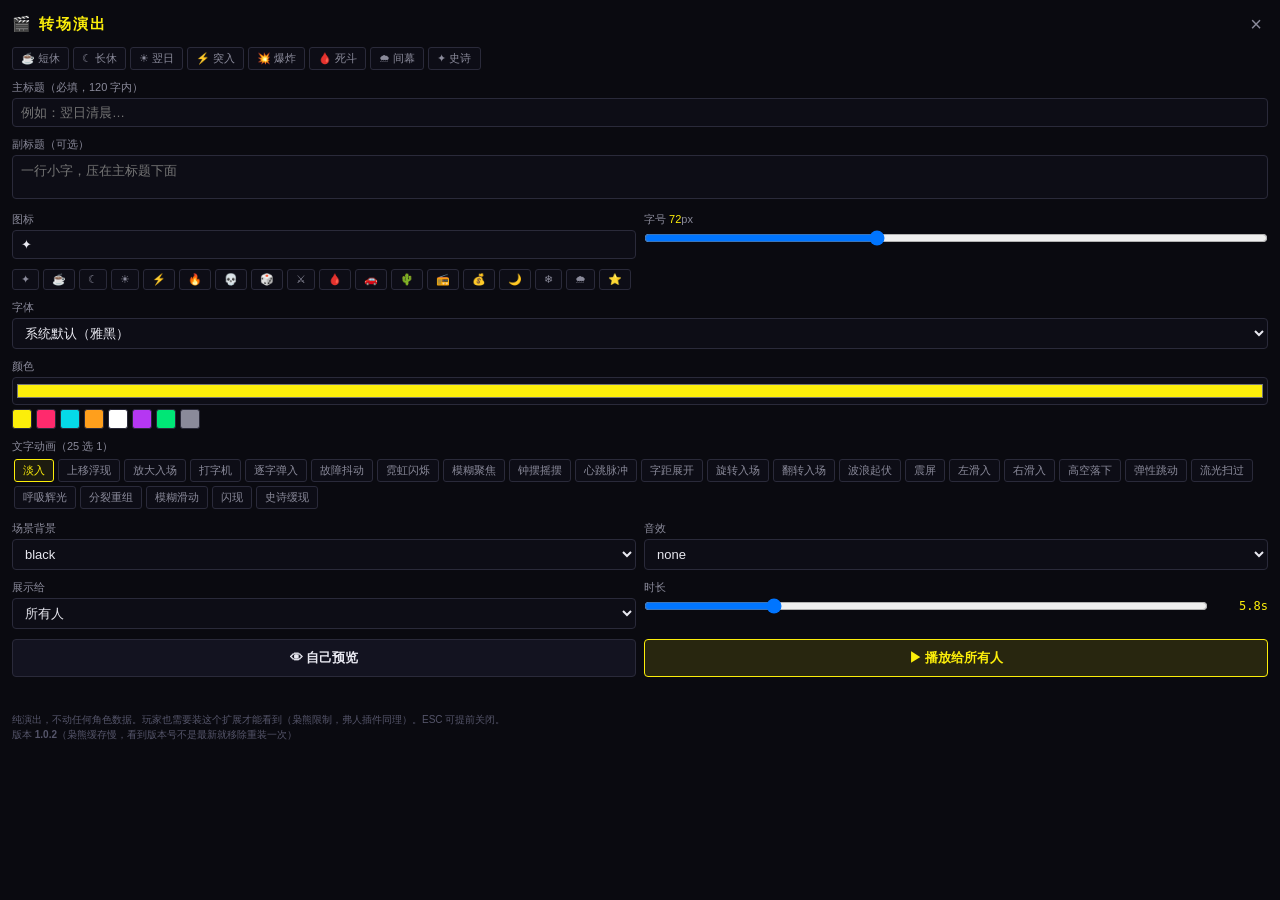
<file: transition/index.html>
<!DOCTYPE html>
<html lang="zh">
<head>
<meta charset="utf-8">
<meta name="viewport" content="width=device-width, initial-scale=1">
<title>转场控制台</title>
<style>
:root{--yellow:#FCEE0A;--cyan:#05d9e8;--red:#ff2a6d;--bg:#0a0a10;--panel:#131320;--line:#2a2a3a;--text:#e8e8f0;--muted:#8a8a9a}
*{box-sizing:border-box;margin:0}
body{background:var(--bg);color:var(--text);font-family:"Microsoft YaHei",sans-serif;font-size:13px;overflow:hidden}
main{padding:12px;display:flex;flex-direction:column;gap:10px;height:100vh;overflow-y:auto}
.head{display:flex;justify-content:space-between;align-items:center}
.head h1{font-size:15px;color:var(--yellow);letter-spacing:2px}
.close{background:none;border:none;color:var(--muted);font-size:20px;cursor:pointer}
.close:hover{color:var(--red)}
label{font-size:11px;color:var(--muted);display:block;margin-bottom:3px}
input[type=text],textarea,select{width:100%;background:#0d0d16;border:1px solid var(--line);color:var(--text);border-radius:4px;padding:6px 8px;font-size:13px;font-family:inherit}
input[type=text]:focus,textarea:focus,select:focus{outline:none;border-color:var(--yellow)}
textarea{resize:none;height:44px}
.row{display:flex;gap:8px}
.row>div{flex:1}
.chips{display:flex;flex-wrap:wrap;gap:4px}
.chip{background:#0d0d16;border:1px solid var(--line);color:var(--muted);border-radius:3px;padding:3px 8px;font-size:11px;cursor:pointer;user-select:none}
.chip:hover{border-color:var(--cyan);color:var(--cyan)}
.chip.on{border-color:var(--yellow);color:var(--yellow);background:rgba(252,238,10,.08)}
input[type=color]{width:100%;height:28px;border:1px solid var(--line);background:#0d0d16;border-radius:4px;padding:2px;cursor:pointer}
input[type=range]{width:100%}
.swatches{display:flex;gap:4px;margin-top:4px}
.sw{width:20px;height:20px;border-radius:3px;cursor:pointer;border:1px solid var(--line)}
.sw:hover{transform:scale(1.15)}
.grid3{display:grid;grid-template-columns:1fr 1fr 1fr;gap:8px}
.animbox{max-height:110px;overflow-y:auto;display:flex;flex-wrap:wrap;gap:4px;padding:2px}
.animbox::-webkit-scrollbar{width:6px}.animbox::-webkit-scrollbar-thumb{background:var(--line);border-radius:3px}
.actions{display:flex;gap:8px}
.btn{flex:1;padding:9px;border-radius:4px;border:1px solid var(--line);background:var(--panel);color:var(--text);font-size:13px;font-weight:bold;cursor:pointer;font-family:inherit}
.btn:hover{border-color:var(--cyan)}
.btn.primary{background:rgba(252,238,10,.12);border-color:var(--yellow);color:var(--yellow)}
.btn.primary:hover{background:rgba(252,238,10,.25)}
.btn:disabled{opacity:.4;cursor:not-allowed}
.status{font-size:11px;color:var(--muted);min-height:15px;text-align:center}
.status.ok{color:var(--cyan)}.status.err{color:var(--red)}
.hint{font-size:10px;color:#55556a;line-height:1.5}
.dur-row{display:flex;align-items:center;gap:8px}
.dur-val{font-family:monospace;color:var(--yellow);min-width:52px;text-align:right;font-size:12px}
</style>
  <script type="module" crossorigin src="./assets/main-Cq3Oj9nQ.js"></script>
  <link rel="modulepreload" crossorigin href="./assets/protocol-T-ks9J8r.js">
  <link rel="modulepreload" crossorigin href="./assets/sfx-BkWiTZ1r.js">
</head>
<body>
<main id="app">
  <div class="head"><h1>🎬 转场演出</h1><button class="close" id="close">×</button></div>

  <div><label>主标题（必填，120 字内）</label><input type="text" id="text" maxlength="120" placeholder="例如：翌日清晨…"></div>
  <div><label>副标题（可选）</label><textarea id="sub" maxlength="200" placeholder="一行小字，压在主标题下面"></textarea></div>

  <div class="row">
    <div><label>图标</label><input type="text" id="icon" maxlength="8" value="✦"></div>
    <div><label>字号 <span id="sizeVal" style="color:var(--yellow)">72</span>px</label><input type="range" id="size" min="32" max="140" value="72"></div>
  </div>
  <div class="chips" id="iconChips"></div>

  <div><label>字体</label><select id="font"></select></div>

  <div><label>颜色</label><input type="color" id="color" value="#FCEE0A">
    <div class="swatches" id="swatches"></div>
  </div>

  <div><label>文字动画（25 选 1）</label><div class="animbox chips" id="animChips"></div></div>

  <div class="row">
    <div><label>场景背景</label><select id="bg"></select></div>
    <div><label>音效</label><select id="sfx"></select></div>
  </div>

  <div class="row">
    <div><label>展示给</label><select id="audience"><option value="all">所有人</option></select></div>
    <div><label>时长</label>
      <div class="dur-row"><input type="range" id="duration" min="2000" max="20000" step="500" value="5800"><span class="dur-val" id="durVal">5.8s</span></div>
    </div>
  </div>

  <div class="actions">
    <button class="btn" id="preview">👁 自己预览</button>
    <button class="btn primary" id="play">▶ 播放给所有人</button>
  </div>
  <div class="status" id="status"></div>
  <div class="hint">纯演出，不动任何角色数据。玩家也需要装这个扩展才能看到（枭熊限制，弗人插件同理）。ESC 可提前关闭。<br>版本 <b id="ver">…</b>（枭熊缓存慢，看到版本号不是最新就移除重装一次）</div>
</main>
</body>
</html>
</file>
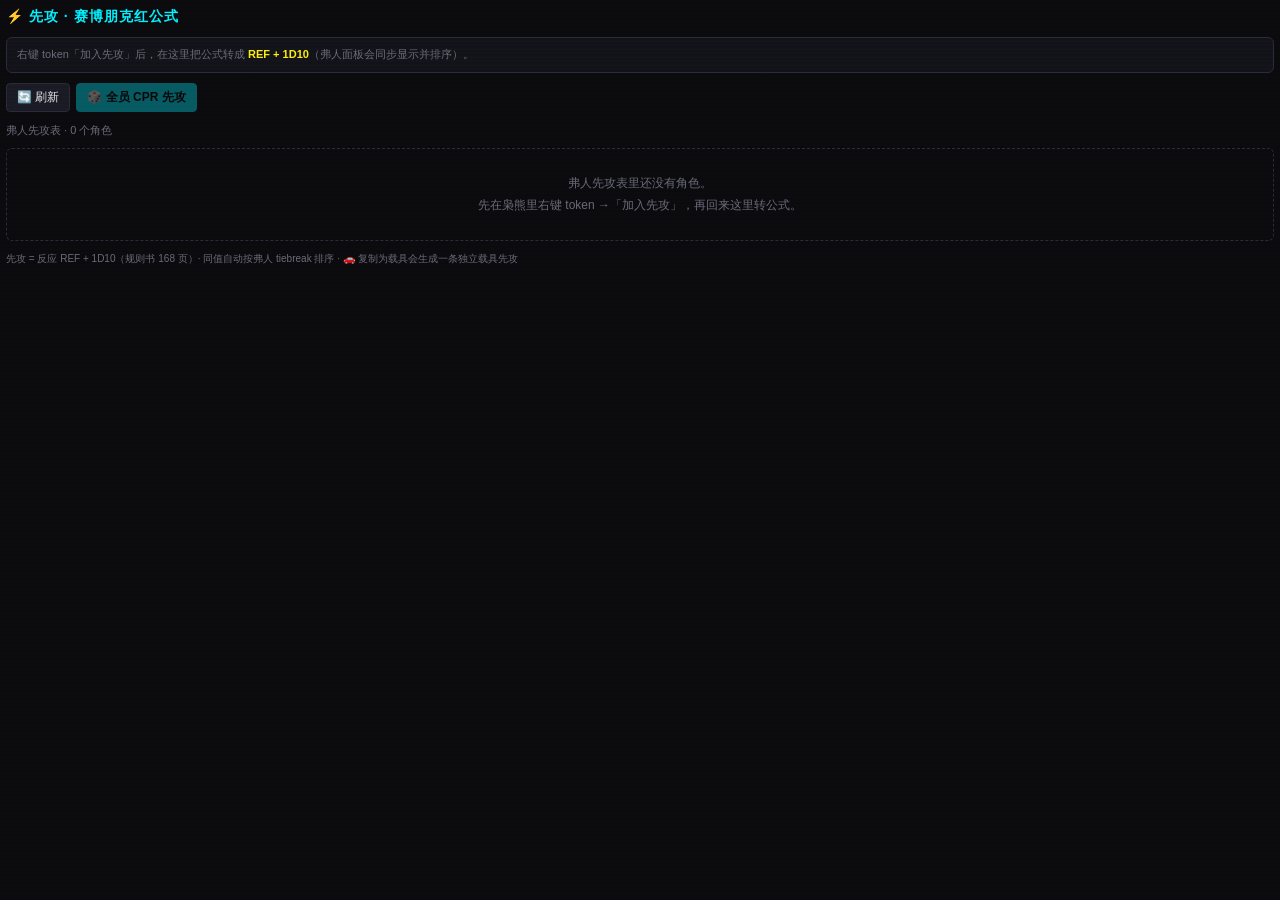
<file: initiative.html>
<!doctype html>
<html lang="zh-CN">
  <head>
    <meta charset="UTF-8" />
    <meta name="viewport" content="width=device-width, initial-scale=1.0" />
    <title>先攻 · 赛博朋克红公式</title>
    <script type="module" crossorigin src="./assets/initiative-uRcwmqkA.js"></script>
    <link rel="modulepreload" crossorigin href="./assets/initiative-CPHrYIp9.js">
    <link rel="stylesheet" crossorigin href="./assets/initiative-CyT9r7kX.css">
  </head>
  <body class="init-body">
    <div id="app" class="init-page"></div>
  </body>
</html>
</file>
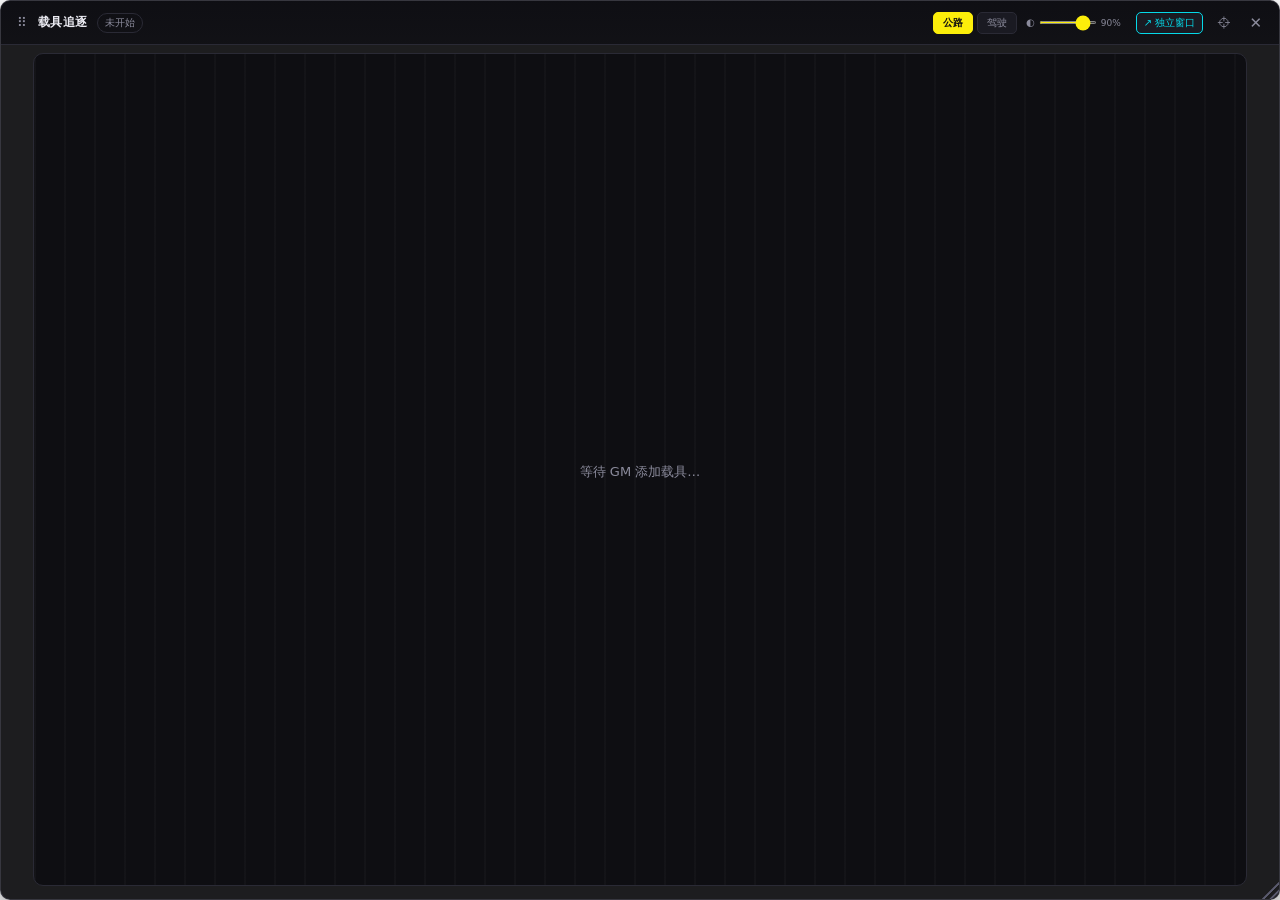
<file: chase/display.html>
<!DOCTYPE html>
<html lang="zh-CN">
<head>
<meta charset="UTF-8" />
<meta name="viewport" content="width=device-width, initial-scale=1.0" />
<title>追逐屏 · CPR</title>
<style>
:root{
  --panel:#121218; --panel2:#1a1a22; --line:#2a2a35;
  --txt:#e9e9f0; --dim:#8b8b9c; --yel:#FCEE0A; --cyn:#05d9e8;
  --red:#ff3b30; --grn:#32d74b; --org:#ff9f0a;
  --font:"Segoe UI","Microsoft YaHei",system-ui,sans-serif;
  --shell-alpha:.9;
}
*{box-sizing:border-box;margin:0;padding:0}
html,body{height:100%;background:transparent}
body{color:var(--txt);font-family:var(--font);overflow:hidden;-webkit-font-smoothing:antialiased}
button,input{font-family:inherit}button{cursor:pointer}
#shell{position:absolute;inset:0;background:rgba(5,5,7,var(--shell-alpha));border:1px solid rgba(80,80,95,.5);border-radius:10px;overflow:hidden;box-shadow:0 12px 35px #0007}
#topbar{position:absolute;top:0;left:0;right:0;height:44px;display:flex;align-items:center;gap:9px;padding:0 12px;background:linear-gradient(180deg,rgba(14,14,19,.96),rgba(14,14,19,.78));border-bottom:1px solid var(--line);z-index:10}
#topbar .ttl{font-size:12px;font-weight:600;letter-spacing:.5px;white-space:nowrap}
#topbar .pill{font-size:10px;padding:2px 7px;border-radius:99px;border:1px solid var(--line);color:var(--dim);white-space:nowrap}
#topbar .pill.live{border-color:var(--grn);color:var(--grn)}
#topbar .pill.over{border-color:var(--red);color:var(--red)}
.views{margin-left:auto;display:flex;gap:4px}
.views button{background:var(--panel2);border:1px solid var(--line);color:var(--dim);border-radius:5px;padding:3px 9px;font-size:10px;transition:.15s}
.views button:hover:not(.on){border-color:var(--yel);color:var(--yel)}
.views button.on{color:#111;background:var(--yel);border-color:var(--yel);font-weight:600}
.alpha{display:flex;align-items:center;gap:4px;color:var(--dim);font-size:10px;white-space:nowrap}
.alpha input{width:58px;height:3px;accent-color:var(--yel);cursor:pointer}
.alpha output{width:26px;font-size:9px;font-variant-numeric:tabular-nums}
#detach{background:var(--panel2);border:1px solid var(--cyn);color:var(--cyn);font-size:10px;padding:3px 7px;border-radius:5px;white-space:nowrap}
#detach:hover{background:var(--cyn);color:#071013}
#grip{cursor:grab;color:var(--dim);font-size:13px;padding:2px 4px;border-radius:4px;user-select:none;letter-spacing:-2px}
#grip:hover{color:var(--yel);background:#ffffff12}
body.dragging #grip{cursor:grabbing}
#resetpos{background:transparent;border:none;color:var(--dim);font-size:13px;padding:3px 5px;border-radius:5px}
#resetpos:hover{color:var(--yel);background:#ffffff12}
#rs{position:absolute;right:0;bottom:0;width:18px;height:18px;cursor:nwse-resize;z-index:12;background:linear-gradient(135deg,transparent 52%,#5a5a6e 53%,#5a5a6e 60%,transparent 61%,transparent 72%,#5a5a6e 73%,#5a5a6e 80%,transparent 81%)}
#rs:hover{background:linear-gradient(135deg,transparent 52%,var(--yel) 53%,var(--yel) 60%,transparent 61%,transparent 72%,var(--yel) 73%,var(--yel) 80%,transparent 81%)}
#sizeTip{position:absolute;right:22px;bottom:20px;font-size:10px;color:var(--cyn);background:#000d;border:1px solid #1d3a40;padding:2px 7px;border-radius:4px;z-index:13;display:none;font-variant-numeric:tabular-nums}
body.resizing #sizeTip{display:block}
#close{background:transparent;border:none;color:var(--dim);font-size:15px;padding:3px 5px;border-radius:5px}
#close:hover{color:var(--red)}
#stage{position:absolute;top:44px;left:0;right:0;bottom:0;overflow:hidden}

/* ===== 公路俯视：轻量三车道 ===== */
#roadView{position:absolute;inset:0;display:flex;flex-direction:column;padding:8px 2.5vw 7px;gap:6px}
.road{position:relative;flex:1;min-height:140px;background:rgba(11,11,16,.8);border:1px solid var(--line);border-radius:10px;overflow:hidden}
.road::before{content:"";position:absolute;inset:0;background:repeating-linear-gradient(90deg,rgba(255,255,255,.025) 0 2px,transparent 2px 30px)}
.edge{position:absolute;left:0;right:0;height:2px;background:#3a3a46}.edge.top{top:12%}.edge.bot{bottom:12%}
.road .ll{position:absolute;left:0;right:0;border-top:2px dashed rgba(255,255,255,.12)}.road .ll.l1{top:33.33%}.road .ll.l2{top:66.66%}
.ticks{position:absolute;left:0;right:0;bottom:0;display:flex}
.ticks .t{flex:1;text-align:center;font-size:9px;color:var(--dim);border-left:1px solid var(--line);padding:5px 0 6px;background:rgba(0,0,0,.28)}
.ticks .t:last-child{border-right:1px solid var(--line)}.ticks .t b{display:block;font-size:11px;color:var(--txt);font-weight:600}
.car{position:absolute;transform:translate(-50%,-50%);z-index:2;transition:left .5s cubic-bezier(.34,1.4,.64,1),top .5s;display:flex;flex-direction:column;align-items:center;pointer-events:none}
.car .vbody{height:52px;display:grid;place-items:center}
.car .vehicle-svg{width:calc(50px * var(--s,1));height:calc(72px * var(--s,1));transform:rotate(90deg);filter:drop-shadow(0 3px 4px #000b)}
.car .car-tag{min-width:60px;max-width:94px;margin-top:-4px;padding:2px 5px;border-radius:4px;background:rgba(5,6,9,.88);border:1px solid color-mix(in srgb,var(--c) 55%,transparent);text-align:center;color:var(--txt);font-size:9px;line-height:1.15}
.car .car-tag b{display:block;color:var(--c);font-size:9px;white-space:nowrap;overflow:hidden;text-overflow:ellipsis}
.car .car-tag small{color:var(--dim);font-size:8px}
.car .hp{height:2px;background:#ffffff18;border-radius:2px;margin-top:2px;overflow:hidden}.car .hp i{display:block;height:100%;background:var(--c)}
.car.turn{filter:drop-shadow(0 0 6px rgba(252,238,10,.75));z-index:3}.car.turn .car-tag{box-shadow:0 0 0 1px var(--yel)}
.car.air .vbody{filter:drop-shadow(0 7px 6px #000c)}
.car.air .car-tag{border-color:rgba(143,211,255,.5);background:rgba(8,26,38,.9)}
.car.air .car-tag b{color:#8fd3ff}
.airtag{display:inline-block;margin:0 3px;padding:0 4px;border-radius:3px;background:#123a52;color:#8fd3ff;font-style:normal;font-size:8px;vertical-align:1px}
.car.out{filter:grayscale(1) brightness(.55)}
.gap{position:absolute;top:10%;bottom:10%;background:rgba(5,217,232,.1);border:1px solid rgba(5,217,232,.2);border-radius:7px;z-index:1}
.readout{display:flex;justify-content:center;align-items:baseline;gap:12px}.readout .big{font-size:clamp(17px,3vw,26px);font-weight:700;color:var(--yel)}.readout .lbl{font-size:11px;color:var(--dim)}

/* ===== 仪表收藏馆 / 本地驾驶模拟器 ===== */
#hudView{--sim-accent:#fcee0a;position:absolute;inset:0;display:none;flex-direction:column;padding:9px 11px 8px;overflow:auto;background:radial-gradient(circle at 50% 30%,#1a2028 0,#080a0e 62%,#040507 100%)}
.sim-shell{width:100%;min-height:100%;display:flex;flex-direction:column;gap:5px;color:var(--txt)}
.sim-selects{display:grid;grid-template-columns:128px minmax(0,1fr) 29px;gap:5px}
.sim-selects select{min-width:0;background:#0b0e13;border:1px solid #303641;border-radius:5px;color:#d9dce2;padding:4px 6px;font-size:10px;outline:none}
.sim-selects select:focus{border-color:var(--sim-accent)}
.sim-selects button{border:1px solid #303641;border-radius:5px;background:#10141a;color:var(--sim-accent);padding:2px}
.sim-title{display:flex;align-items:center;gap:8px;min-width:0}.sim-title b{font-size:11px;white-space:nowrap;overflow:hidden;text-overflow:ellipsis;color:var(--sim-accent)}
.sim-title span{margin-left:auto;flex:0 0 25px;height:20px;display:grid;place-items:center;border:1px solid var(--sim-accent);border-radius:4px;color:var(--sim-accent);font:700 12px Consolas,monospace}
.sim-dashboard{position:relative;border-radius:14px;overflow:hidden;box-shadow:0 8px 24px #0008,inset 0 1px #ffffff12;background:#05070a}
.sim-dashboard::after{content:"";position:absolute;inset:0;pointer-events:none;background:repeating-linear-gradient(0deg,transparent 0 3px,#ffffff08 4px);mix-blend-mode:screen}
.dash-svg{display:block;width:100%;height:auto;max-height:245px;min-height:105px}
.sim-note{color:#9298a3;font-size:9px;line-height:1.3;white-space:nowrap;overflow:hidden;text-overflow:ellipsis}
.sim-controls{margin-top:auto;display:flex;align-items:center;justify-content:space-between;gap:10px;min-height:96px}
.sim-steer{flex:0 0 94px;text-align:center;color:#858d97;font-size:9px;user-select:none}
.sim-wheel{width:82px;height:82px;margin:auto;touch-action:none;cursor:grab;filter:drop-shadow(0 5px 5px #0008);transition:filter .15s}.sim-wheel:active{cursor:grabbing;filter:drop-shadow(0 0 7px var(--sim-accent))}.sim-wheel svg{width:100%;height:100%}
.sim-pedals{flex:1;display:grid;grid-template-columns:1fr 1fr;gap:5px;max-width:250px}
.sim-pedals button{position:relative;min-height:36px;border:1px solid #363d47;border-radius:6px;background:linear-gradient(#1b2128,#101419);color:#e4e7eb;font-size:11px;font-weight:700;touch-action:none;user-select:none;box-shadow:0 3px 0 #050608}
.sim-pedals button small{display:block;color:#858d97;font-size:8px;font-weight:400;margin-top:2px}
.sim-pedals button.held{transform:translateY(2px);box-shadow:0 1px 0 #050608;border-color:var(--sim-accent);color:var(--sim-accent);background:#172027}
#simBrake.held{border-color:var(--red);color:var(--red)}
#simReset{font-size:9px;color:#8d939c;min-height:25px}
.is-redline .sim-dashboard{animation:simRed .35s infinite alternate}
@keyframes simRed{from{box-shadow:0 0 0 transparent}to{box-shadow:0 0 18px #ef3e3677,inset 0 0 14px #ef3e3633}}
.sim-foot{display:flex;justify-content:space-between;gap:8px;color:#626b76;font-size:8px;letter-spacing:.3px}
@media(max-height:430px){.sim-dashboard .dash-svg{max-height:150px}.sim-note{display:none}.sim-controls{min-height:82px}.sim-wheel{width:68px;height:68px}.sim-steer{flex-basis:76px}.sim-foot{display:none}}
@media(max-width:520px){.sim-selects{grid-template-columns:112px minmax(0,1fr) 28px}.sim-selects select{font-size:9px;padding:3px}.sim-title b{font-size:10px}.sim-controls{gap:4px}.sim-pedals button{font-size:10px}}

#eventBanner{position:absolute;left:50%;top:50px;transform:translateX(-50%);max-width:86%;background:#000e;border:1px solid var(--org);color:#ffd9a0;border-radius:7px;padding:7px 14px;font-size:clamp(11px,1.8vw,16px);font-weight:600;opacity:0;transition:opacity .3s;pointer-events:none;z-index:9;text-align:center;white-space:nowrap;overflow:hidden;text-overflow:ellipsis}
#eventBanner.show{opacity:1}#eventBanner.round{border-color:var(--cyn);color:var(--cyn)}#eventBanner.fail{border-color:var(--red);color:#ffb3ad}#eventBanner.sys,#eventBanner.info{color:var(--dim);border-color:var(--line)}
.empty-state{position:absolute;inset:0;display:grid;place-items:center;color:var(--dim);font-size:13px;text-align:center;padding:20px}
</style>
  <script type="module" crossorigin src="./assets/display-cEXXe1vP.js"></script>
  <link rel="modulepreload" crossorigin href="./assets/vehicle-data-X3bltaGt.js">
  <link rel="modulepreload" crossorigin href="./assets/sfx-BeP6aUEk.js">
</head>
<body>
<!-- 公路追逐视图 + 151 套风格化仪表驾驶模拟器 -->
<div id="shell">
  <div id="topbar">
    <div id="grip" title="按住拖动可移动这个浮窗">⠿</div>
    <div class="ttl">载具追逐</div><div class="pill" id="phasePill">未开始</div>
    <div class="views"><button id="viewRoad" class="on">公路</button><button id="viewHud">驾驶</button></div>
    <label class="alpha" title="只调背景透明度，文字与指示物保持清晰">◐<input id="alpha" type="range" min="25" max="100" value="90" /><output id="alphaValue">90%</output></label>
    <button id="detach" title="弹出真正的浏览器小窗，可自由拖动和缩放">↗ 独立窗口</button>
    <button id="resetpos" title="把浮窗放回默认位置">⌖</button>
    <button id="close" title="关闭">✕</button>
  </div>
  <div id="stage">
    <div id="roadView"><div class="road" id="road"></div><div class="readout" id="readout"></div></div>
    <div id="hudView"></div>
    <div class="empty-state" id="emptyState">等待 GM 添加载具…</div>
  </div>
  <div id="eventBanner"></div>
  <div id="rs" title="拖动可缩放这个浮窗"></div>
  <div id="sizeTip"></div>
</div>
</body>
</html>
</file>
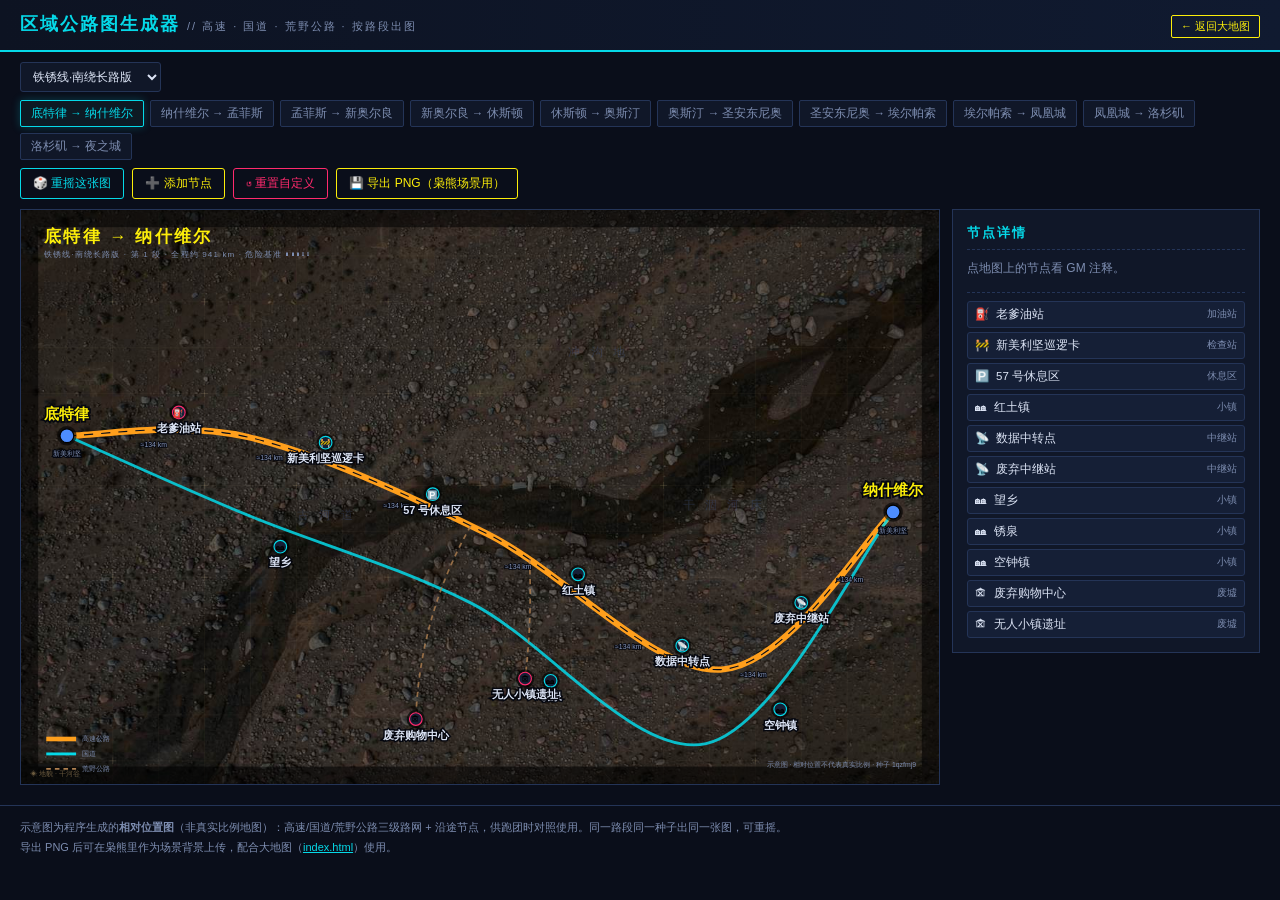
<file: map/region.html>
<!DOCTYPE html>
<html lang="zh-CN">
<head>
<meta charset="UTF-8">
<meta name="viewport" content="width=device-width, initial-scale=1.0">
<title>区域公路图生成器 | NUSA 2077 GM 工具</title>
<style>
  :root{
    --yellow:#fcee0a; --cyan:#05d9e8; --red:#ff2a6d; --orange:#ff9f1c;
    --bg:#0a0e1a; --panel:#101728; --panel2:#151f36; --line:#243457;
    --text:#dce4f5; --muted:#7d8db0;
  }
  *{box-sizing:border-box; margin:0; padding:0}
  body{background:var(--bg); color:var(--text); font-family:"Microsoft YaHei","PingFang SC",sans-serif; min-height:100vh}
  header{padding:12px 20px; display:flex; align-items:baseline; gap:12px; flex-wrap:wrap; border-bottom:2px solid var(--cyan); background:linear-gradient(90deg,#0d1322,#101a30)}
  header h1{font-size:18px; color:var(--cyan); letter-spacing:2px}
  header h1 small{font-size:11px; color:var(--muted); font-weight:normal}
  header a{font-size:11px; color:var(--yellow); text-decoration:none; border:1px solid var(--yellow); padding:3px 9px; border-radius:2px; margin-left:auto}
  header a:hover{background:rgba(252,238,10,.12)}
  .bar{display:flex; gap:8px; flex-wrap:wrap; align-items:center; padding:10px 20px}
  .bar select{background:var(--panel); color:var(--text); border:1px solid var(--line); border-radius:3px; padding:6px 8px; font-size:12px; font-family:inherit; max-width:280px}
  .legchip{font-size:11.5px; padding:5px 10px; cursor:pointer; border:1px solid var(--line); background:var(--panel); color:var(--muted); border-radius:2px; transition:all .15s}
  .legchip:hover{border-color:var(--cyan)}
  .legchip.on{color:var(--cyan); border-color:var(--cyan); background:#0d1a24; box-shadow:0 0 8px rgba(5,217,232,.25)}
  .btn{font-size:12px; padding:6px 12px; cursor:pointer; border:1px solid var(--yellow); color:var(--yellow); background:transparent; border-radius:3px; transition:all .15s}
  .btn:hover{background:rgba(252,238,10,.12)}
  .btn.c{border-color:var(--cyan); color:var(--cyan)}
  .btn.c:hover{background:rgba(5,217,232,.12)}
  .btn.adding{background:rgba(252,238,10,.15); box-shadow:0 0 10px rgba(252,238,10,.3)}
  .btn.warn{border-color:var(--red); color:var(--red)}
  .btn.warn:hover{background:rgba(255,42,109,.12)}
  .type-palette{display:none; gap:5px; flex-wrap:wrap; align-items:center}
  .type-palette.on{display:flex}
  .type-palette .plabel{font-size:11px; color:var(--muted)}
  .tpick{font-size:11.5px; padding:4px 8px; cursor:pointer; border:1px solid var(--line); background:var(--panel); color:var(--muted); border-radius:2px}
  .tpick:hover{border-color:var(--yellow)}
  .tpick.on{color:var(--yellow); border-color:var(--yellow); background:#1a2033}
  .mapbox.addmode svg{cursor:crosshair}
  .node{cursor:grab}
  .node.dragging{cursor:grabbing}
  .layout{display:grid; grid-template-columns:1fr 320px; gap:0; align-items:start; padding:0 20px 20px}
  @media (max-width:980px){ .layout{grid-template-columns:1fr} }
  .mapbox{border:1px solid var(--line); background:#05070f; overflow:hidden}
  .mapbox svg{width:100%; display:block}
  aside{background:var(--panel); border:1px solid var(--line); padding:14px; margin-left:12px; position:sticky; top:0; max-height:92vh; overflow-y:auto}
  aside h2{font-size:13px; color:var(--cyan); letter-spacing:2px; margin-bottom:8px; border-bottom:1px dashed var(--line); padding-bottom:7px}
  .ndetail{font-size:12px; line-height:1.8}
  .ndetail h3{font-size:15px; margin-bottom:2px}
  .ndetail .row{display:flex; gap:6px; margin:3px 0}
  .ndetail .k{color:var(--muted); min-width:52px; flex:none}
  .danger-dots span{display:inline-block; width:9px; height:9px; margin-right:3px; border-radius:1px; background:#2a3550}
  .danger-dots span.on{background:var(--red); box-shadow:0 0 5px var(--red)}
  .gm-note{margin-top:8px; padding:8px 10px; background:#0d1424; border-left:3px solid var(--cyan); color:#c9d4ec; font-size:11.5px; line-height:1.8}
  .gm-note b{color:var(--cyan)}
  .nlist{margin-top:12px; border-top:1px dashed var(--line); padding-top:8px; display:flex; flex-direction:column; gap:4px}
  .nli{display:flex; gap:7px; align-items:center; font-size:11.5px; padding:5px 7px; background:var(--panel2); border:1px solid var(--line); border-radius:3px; cursor:pointer}
  .nli:hover{border-color:var(--cyan)}
  .nli .ic{flex:none}
  .nli .tp{margin-left:auto; color:var(--muted); font-size:10px}
  footer{padding:12px 20px; color:var(--muted); font-size:11px; border-top:1px solid var(--line); line-height:1.8}
</style>
</head>
<body>

<header>
  <h1>区域公路图生成器 <small>// 高速 · 国道 · 荒野公路 · 按路段出图</small></h1>
  <a href="index.html">← 返回大地图</a>
</header>

<div class="bar">
  <select id="routeSel"></select>
  <span id="legChips" style="display:flex;gap:6px;flex-wrap:wrap"></span>
  <button class="btn c" id="reroll">🎲 重摇这张图</button>
  <button class="btn" id="addNodeBtn">➕ 添加节点</button>
  <span class="type-palette" id="typePalette"></span>
  <button class="btn warn" id="resetCustom">↺ 重置自定义</button>
  <button class="btn" id="exportPng">💾 导出 PNG（枭熊场景用）</button>
</div>

<div class="layout">
  <div class="mapbox">
    <svg id="rmap" viewBox="0 0 1600 1000" xmlns="http://www.w3.org/2000/svg">
      <style>
        .hw{fill:none; stroke:#ff9f1c; stroke-width:11; stroke-linecap:round}
        .hwc{fill:none; stroke:#0a0e1a; stroke-width:2; stroke-dasharray:16 14}
        .us{fill:none; stroke:#05d9e8; stroke-width:5; opacity:.85}
        .dirt{fill:none; stroke:#b08050; stroke-width:3; stroke-dasharray:9 8; opacity:.8}
        .nlbl{font-size:19px; fill:#dce4f5; paint-order:stroke; stroke:#05070f; stroke-width:5px; font-weight:bold; font-family:"Microsoft YaHei","PingFang SC",sans-serif}
        .nsub{font-size:12px; fill:#7d8db0; paint-order:stroke; stroke:#05070f; stroke-width:4px; font-family:"Microsoft YaHei","PingFang SC",sans-serif}
        .endpoint{font-size:26px; fill:#fcee0a; paint-order:stroke; stroke:#05070f; stroke-width:6px; font-weight:bold; font-family:"Microsoft YaHei","PingFang SC",sans-serif}
        .km{font-size:12px; fill:#8a99bd; paint-order:stroke; stroke:#05070f; stroke-width:3px; font-family:"Microsoft YaHei","PingFang SC",sans-serif}
        .terr{font-size:21px; fill:#3a4a70; letter-spacing:6px; font-family:"Microsoft YaHei","PingFang SC",sans-serif}
        .fac{font-size:15px; letter-spacing:3px; paint-order:stroke; stroke:#05070f; stroke-width:4px; font-family:"Microsoft YaHei","PingFang SC",sans-serif}
        .node{cursor:pointer}
        .title-t{font-size:30px; fill:#fcee0a; letter-spacing:4px; font-weight:bold; font-family:"Microsoft YaHei","PingFang SC",sans-serif}
        .title-s{font-size:14px; fill:#7d8db0; letter-spacing:2px; font-family:"Microsoft YaHei","PingFang SC",sans-serif}
        .leg-t{font-size:12px; fill:#7d8db0; font-family:"Microsoft YaHei","PingFang SC",sans-serif}
      </style>
    </svg>
  </div>
  <aside>
    <h2>节点详情</h2>
    <div class="ndetail" id="ndetail"><p style="color:var(--muted)">点地图上的节点看 GM 注释。</p></div>
    <div class="nlist" id="nlist"></div>
  </aside>
</div>

<footer>
  示意图为程序生成的<b>相对位置图</b>（非真实比例地图）：高速/国道/荒野公路三级路网 + 沿途节点，供跑团时对照使用。同一路段同一种子出同一张图，可重摇。<br>
  导出 PNG 后可在枭熊里作为场景背景上传，配合大地图（<a href="index.html" style="color:var(--cyan)">index.html</a>）使用。
</footer>

<script src="assets/bg-data.js"></script>
<script>
// ================= 数据（与大地图同源的关键字段子集） =================
const FACTION = {
  confed:  { n:"太平洋联邦", c:"#8b7bff" },
  western: { n:"西部诸州",   c:"#b39dff" },
  nusa:    { n:"新美利坚",   c:"#4d8dff" },
  texas:   { n:"德州共和国", c:"#ff5252" },
  free:    { n:"自由市",     c:"#fcee0a" },
};
const CITIES = {
  nightcity:  { n:"夜之城", f:"free", d:5, ll:[35.4,-120.9] },
  seattle:    { n:"西雅图", f:"confed", d:2, ll:[47.6,-122.3] },
  portland:   { n:"波特兰", f:"confed", d:2, ll:[45.5,-122.7] },
  la:         { n:"洛杉矶", f:"nusa", d:4, ll:[34.05,-118.2] },
  sandiego:   { n:"圣迭戈", f:"nusa", d:3, ll:[32.7,-117.2] },
  reno:       { n:"雷诺", f:"western", d:3, ll:[39.5,-119.8] },
  vegas:      { n:"拉斯维加斯", f:"western", d:4, ll:[36.2,-115.1] },
  slc:        { n:"盐湖城", f:"western", d:2, ll:[40.8,-111.9] },
  denver:     { n:"丹佛", f:"western", d:3, ll:[39.7,-105.0] },
  phoenix:    { n:"凤凰城", f:"western", d:4, ll:[33.4,-112.1] },
  albuquerque:{ n:"阿尔伯克基", f:"western", d:3, ll:[35.1,-106.6] },
  omaha:      { n:"奥马哈", f:"nusa", d:2, ll:[41.3,-96.0] },
  kc:         { n:"堪萨斯城", f:"nusa", d:3, ll:[39.1,-94.6] },
  minneapolis:{ n:"明尼阿波利斯", f:"nusa", d:2, ll:[45.0,-93.3] },
  chicago:    { n:"芝加哥", f:"nusa", d:5, ll:[41.9,-87.6] },
  detroit:    { n:"底特律", f:"nusa", d:3, ll:[42.3,-83.0] },
  pittsburgh: { n:"匹兹堡", f:"nusa", d:2, ll:[40.4,-80.0] },
  boston:     { n:"波士顿", f:"nusa", d:2, ll:[42.4,-71.1] },
  nyc:        { n:"纽约", f:"nusa", d:3, ll:[40.7,-74.0] },
  dc:         { n:"华盛顿", f:"nusa", d:2, ll:[38.9,-77.0] },
  atlanta:    { n:"亚特兰大", f:"nusa", d:3, ll:[33.75,-84.4] },
  nashville:  { n:"纳什维尔", f:"nusa", d:2, ll:[36.2,-86.8] },
  memphis:    { n:"孟菲斯", f:"nusa", d:3, ll:[35.1,-90.0] },
  neworleans: { n:"新奥尔良", f:"nusa", d:4, ll:[29.95,-90.1] },
  jacksonville:{ n:"杰克逊维尔", f:"nusa", d:2, ll:[30.3,-81.7] },
  miami:      { n:"迈阿密", f:"nusa", d:4, ll:[25.8,-80.2] },
  dallas:     { n:"达拉斯", f:"texas", d:3, ll:[32.8,-96.8] },
  austin:     { n:"奥斯汀", f:"texas", d:2, ll:[30.3,-97.7] },
  houston:    { n:"休斯顿", f:"texas", d:3, ll:[29.8,-95.4] },
  sanantonio: { n:"圣安东尼奥", f:"texas", d:3, ll:[29.4,-98.5] },
  elpaso:     { n:"埃尔帕索", f:"texas", d:4, ll:[31.8,-106.5] },
};
const ROUTES = [
  { id:"rustbelt", n:"铁锈线", stops:["detroit","chicago","kc","denver","slc","reno","nightcity"] },
  { id:"rustbelt_long", n:"铁锈线·南绕长路版", stops:["detroit","nashville","memphis","neworleans","houston","austin","sanantonio","elpaso","phoenix","la","nightcity"] },
  { id:"i80", n:"I-80 大陆横贯", stops:["chicago","omaha","denver","slc","reno","nightcity"] },
  { id:"i40", n:"I-40 幽灵公路", stops:["nashville","memphis","albuquerque","phoenix","la","nightcity"] },
  { id:"i10", n:"I-10 南线", stops:["jacksonville","neworleans","houston","sanantonio","elpaso","phoenix","la"] },
  { id:"i95", n:"I-95 BosWash 动脉", stops:["boston","nyc","dc","atlanta","jacksonville","miami"] },
  { id:"p101", n:"101 太平洋公路", stops:["seattle","portland","nightcity","la","sandiego"] },
  { id:"i90", n:"I-90 北境线", stops:["seattle","minneapolis","chicago","detroit","pittsburgh","boston"] },
  { id:"texas", n:"德州环线", stops:["dallas","austin","houston","sanantonio","elpaso"] },
];
let customRoutes = [];
try { customRoutes = JSON.parse(localStorage.getItem("nusa_custom_routes") || "[]"); } catch(e) {}

function havKm(a, b){
  const R = 6371, rad = Math.PI/180;
  const [la1, lo1] = CITIES[a].ll, [la2, lo2] = CITIES[b].ll;
  const dLa = (la2-la1)*rad, dLo = (lo2-lo1)*rad;
  const h = Math.sin(dLa/2)**2 + Math.cos(la1*rad)*Math.cos(la2*rad)*Math.sin(dLo/2)**2;
  return 2*R*Math.asin(Math.sqrt(h));
}
const legKm = (a, b) => Math.round(havKm(a, b) * 1.25);
const legDanger = (a, b) => Math.max(CITIES[a].d, CITIES[b].d);

// ================= 种子随机 =================
function hashStr(s){ let h = 2166136261; for (let i=0;i<s.length;i++){ h ^= s.charCodeAt(i); h = Math.imul(h, 16777619); } return h >>> 0; }
function mulberry32(a){ return function(){ a |= 0; a = a + 0x6D2B79F5 | 0; let t = Math.imul(a ^ a >>> 15, 1 | a); t = t + Math.imul(t ^ t >>> 7, 61 | t) ^ t; return ((t ^ t >>> 14) >>> 0) / 4294967296; }; }

// ================= 节点素材库 =================
const NODE_TYPES = {
  town:    { ic:"🏘", tp:"小镇",    names:["沉眠镇","锈泉","断轮镇","灰口","新风","尘暴镇","双河","空钟镇","红土镇","望乡"],
             notes:["几十户人家加一个杂货铺。能补给，能打听消息，别惹事——镇上的人彼此都认识。","主街就一条，旅馆老板娘什么都知道，只要你肯先买一晚房。"],
             hook:"小镇今晚有人办丧事/喜事，玩家被卷进去。" },
  gas:     { ic:"⛽", tp:"加油站",  names:["老爹油站","夜鹰油站","红泵","末班油站","孤星油站"],
             notes:["油价看老板心情。后屋一般有点不在货架上的东西卖。","加油免费，洗手间 5eb，问路的咖啡 10eb——2077 年标准公路经济学。"],
             hook:"油站老板收到风声：前面路段出事/有检查站/有埋伏。" },
  motel:   { ic:"🏨", tp:"汽车旅馆", names:["流星汽车旅馆","公路尽头旅馆","霓虹旅馆","候鸟旅馆"],
             notes:["床、热水、以及隔着薄墙听来的别人的故事。","前台不问姓名，只看现金。停在外面的车最好有人守夜。"],
             hook:"隔壁房间的客人半夜敲门求助——或者逃跑。" },
  rest:    { ic:"🅿️", tp:"休息区",  names:["{n} 号休息区"],
             notes:["官方修的，自动贩卖机半数是空的。深夜常有跑同一条线的司机交换路况。","厕所墙上贴着的寻人启事和悬赏令是免费的情报板。"],
             hook:"在休息区捡到/听到下一个路段的关键信息。" },
  check:   { ic:"🚧", tp:"检查站",  names:["{fac}检查站","{fac}边检点","{fac}巡逻卡"],
             notes:["证件扫描+问话。态度取决于你们车上有什么、以及他们今天被扣了多少饷。","可以排队三小时，可以塞钱，可以绕荒野公路——每条路都有价。"],
             hook:"检查站正在找一个和玩家车队特征相似的目标。" },
  ruins:   { ic:"🏚", tp:"废墟",    names:["坠毁的运输舰残骸","废弃购物中心","烧穿的工厂","塌了半边的立交桥","无人小镇遗址"],
             notes:["值得搜，也值得怕。好东西旁边通常住着什么东西。","无人机时代留下的自动防御系统可能还醒着。"],
             hook:"废墟里有值钱货——和一个不想放你们走的住户。" },
  gang:    { ic:"💀", tp:"帮派地盘", names:["秃鹫帮地盘","铁蛇会哨点","公路掠夺者的窝","焦土兄弟会伏击点"],
             notes:["这一段路的「税」归他们收。提前谈好比被拦下谈便宜。","他们认得常客。第一次路过的车队是最好的猎物。"],
             hook:"交过路费、绕路、还是打——本场战斗/谈判的由头。" },
  camp:    { ic:"🔥", tp:"流浪者营地", names:["流浪者营地","游牧家族临时营地","自由车手聚集地"],
             notes:["流浪者对守规矩的过客出乎意料地客气。营地集市能买到修不好的零件。","别带公司标志进场，除非你想试试他们的待客之道。"],
             hook:"营地里有个人认识你们要找的人/去过你们要去的地方。" },
  toll:    { ic:"🎫", tp:"收费站",  names:["收费站","私有路段收费口"],
             notes:["这条路是某公司买下来的，路况意外地好，价格也意外地高。","发票能抵部分关卡的「打点费」——留好。"],
             hook:"收费员随口一句话，暴露这条路最近的异常。" },
  relay:   { ic:"📡", tp:"中继站",  names:["废弃中继站","信号塔 {n}","数据中转点"],
             notes:["网络覆盖的孤岛。黑客玩家可以在这里接入区域网。","有些中继站名义上废弃，实际上还在替谁工作。"],
             hook:"技术检定：从塔里拖出这条路最近 72 小时的通行记录。" },
};
// 节点类型按路段危险度加权
function pickType(rng, danger, road){
  const pool = [];
  const add = (t, w) => { for (let i=0;i<w;i++) pool.push(t); };
  add("town", 3); add("gas", 3); add("motel", 2); add("rest", 2);
  if (road === "hw") { add("toll", 2); add("check", 1 + danger); }
  if (road === "us") { add("check", 1); add("town", 2); }
  if (road === "dirt") { add("ruins", 3); add("camp", 2); }
  if (danger >= 3) { add("gang", danger - 1); add("ruins", 1); }
  if (danger >= 4) { add("gang", 2); }
  add("relay", 1);
  return pool[Math.floor(rng() * pool.length)];
}

// ================= 布局生成 =================
const svg = document.getElementById("rmap");
const NS = "http://www.w3.org/2000/svg";
const W = 1600, H = 1000;
function el(tag, attrs){ const e = document.createElementNS(NS, tag); for (const k in attrs) e.setAttribute(k, attrs[k]); return e; }

function smoothPath(pts){
  let d = `M ${pts[0][0]} ${pts[0][1]}`;
  for (let i = 0; i < pts.length - 1; i++){
    const p0 = pts[Math.max(0, i-1)], p1 = pts[i], p2 = pts[i+1], p3 = pts[Math.min(pts.length-1, i+2)];
    const c1 = [p1[0] + (p2[0]-p0[0])/6, p1[1] + (p2[1]-p0[1])/6];
    const c2 = [p2[0] - (p3[0]-p1[0])/6, p2[1] - (p3[1]-p1[1])/6];
    d += ` C ${c1[0].toFixed(1)} ${c1[1].toFixed(1)} ${c2[0].toFixed(1)} ${c2[1].toFixed(1)} ${p2[0].toFixed(1)} ${p2[1].toFixed(1)}`;
  }
  return d;
}

let roll = 0;      // 重摇计数
let curRoute = null, curLeg = 0;
let nodes = [];    // {x,y,type,name,note,hook,d,road}

function routeById(id){
  return ROUTES.find(r => r.id === id) || customRoutes.find(r => r.id === id);
}
function routeName(r){ return r.n || r.name; }

function genLeg(){
  const r = curRoute;
  const a = r.stops[curLeg], b = r.stops[curLeg + 1];
  const ca = CITIES[a], cb = CITIES[b];
  const danger = legDanger(a, b);
  const km = legKm(a, b);
  const seed = hashStr((r.id) + "|" + curLeg + "|" + roll);
  const rng = mulberry32(seed);

  svg.querySelectorAll(".gen").forEach(e => e.remove());
  nodes = [];
  const g = el("g", { class:"gen" });
  svg.appendChild(g);

  // ---- 恶土航拍背景（种子选图，重摇换图；base64 内嵌 → 离线也能导出 PNG） ----
  const bgI = Math.floor(rng() * BG_IMAGES.length);
  const bgImg = el("image", { x:0, y:0, width:W, height:H, href:BG_IMAGES[bgI], preserveAspectRatio:"xMidYMid slice" });
  bgImg.setAttributeNS("http://www.w3.org/1999/xlink", "xlink:href", BG_IMAGES[bgI]);
  g.appendChild(bgImg);
  // GPS 网格覆层（压在图上，若隐若现）
  for (let x = 80; x < W; x += 80)
    g.appendChild(el("line", { x1:x, y1:0, x2:x, y2:H, stroke:"#f0d9a8", "stroke-width":1, opacity:.06 }));
  for (let y = 80; y < H; y += 80)
    g.appendChild(el("line", { x1:0, y1:y, x2:W, y2:y, stroke:"#f0d9a8", "stroke-width":1, opacity:.06 }));
  for (let x = 160; x < W; x += 160)
    for (let y = 160; y < H; y += 160) {
      if (rng() > 0.5) continue;
      g.appendChild(el("line", { x1:x-6, y1:y, x2:x+6, y2:y, stroke:"#f0d9a8", "stroke-width":1.5, opacity:.14 }));
      g.appendChild(el("line", { x1:x, y1:y-6, x2:x, y2:y+6, stroke:"#f0d9a8", "stroke-width":1.5, opacity:.14 }));
    }
  // 四角暗角，聚拢视线
  g.appendChild(el("rect", { x:0, y:0, width:W, height:H, fill:"none", stroke:"rgba(0,0,0,.55)", "stroke-width":60 }));

  // ---- 地貌标签（跟着底图地貌走） ----
  const terrPoolByBg = {
    "干裂湖床":["干 裂 湖 床","盐 碱 滩","死 水 洼"],
    "红岩峡谷":["红 岩 峡 谷","风 蚀 台 地","砂 岩 断 崖"],
    "沙丘车辙":["流 沙 丘 带","风 蚀 沙 原","旧 车 辙 道"],
    "盐 滩":["盐 壳 平 原","白 碱 滩","死 寂 盐 原"],
    "废车场荒原":["废 车 坟 场","拆 解 场 外 围","锈 铁 荒 原"],
    "碎石台地":["碎 石 台 地","砾 石 荒 原","风 化 岩 场"],
    "泥裂旱地":["龟 裂 旱 地","干 涸 冲 积 原","枯 死 的 田"],
    "灰烬荒地":["灼 烧 荒 地","灰 烬 原","焦 土 带"],
    "干河谷":["干 涸 河 床","古 河 道","冲 沟 地"],
    "废弃公路":["废 弃 高 速 段","旧 公 路 残 迹","沙 埋 路 段"],
  };
  const pool = terrPoolByBg[BG_NAMES[bgI]] || ["荒 原"];
  for (let i = 0; i < 3; i++){
    const tx = 220 + rng() * 1060, ty = 170 + rng() * 660;
    const t = el("text", { class:"terr", x:tx, y:ty, "text-anchor":"middle", fill:"#c9a86a", opacity:.42 });
    t.textContent = pool[i % pool.length];
    g.appendChild(t);
  }
  // 左下角标注当前地貌
  const bgTag = el("text", { x:16, y:H-14, style:"font-size:12px", fill:"#6b5a3e", "font-family":"'Microsoft YaHei',sans-serif" });
  bgTag.textContent = "◈ 地貌 · " + BG_NAMES[bgI];
  g.appendChild(bgTag);

  // ---- 起终点（左右边缘，高度带随机） ----
  const S = [80, 380 + rng()*240];
  const E = [W-80, 300 + rng()*320];

  // ---- 高速公路主路径 ----
  const midN = 2 + Math.floor(rng()*2);
  const hwPts = [S];
  for (let i = 1; i <= midN; i++){
    hwPts.push([S[0] + (E[0]-S[0]) * i/(midN+1) + (rng()-0.5)*120, 180 + rng()*640]);
  }
  hwPts.push(E);
  const hwPath = el("path", { class:"hw", d:smoothPath(hwPts) });
  g.appendChild(hwPath);
  g.appendChild(el("path", { class:"hwc", d:smoothPath(hwPts) }));

  // ---- 国道：平行偏移 ----
  const off = 90 + rng()*70, dir = rng() > 0.5 ? 1 : -1;
  const usPts = hwPts.map((p, i) => {
    if (i === 0 || i === hwPts.length-1) return [p[0], p[1]];
    return [p[0] + (rng()-0.5)*60, Math.min(H-70, Math.max(70, p[1] + dir*off + (rng()-0.5)*50))];
  });
  g.appendChild(el("path", { class:"us", d:smoothPath(usPts) }));

  // ---- 采样放节点 ----
  const hwLen = hwPath.getTotalLength();
  const hwAt = t => { const p = hwPath.getPointAtLength(hwLen * t); return [p.x, p.y]; };

  const usPathTmp = el("path", { d:smoothPath(usPts) });
  g.appendChild(usPathTmp);
  const usLen = usPathTmp.getTotalLength();
  const usAt = t => { const p = usPathTmp.getPointAtLength(usLen * t); return [p.x, p.y]; };
  usPathTmp.remove();

  function addNode(x, y, road){
    const tkey = pickType(rng, danger, road);
    const t = NODE_TYPES[tkey];
    let nm = "";
    for (let tries = 0; tries < 8; tries++){  // 同图重名时重摇
      nm = t.names[Math.floor(rng()*t.names.length)]
        .replace("{fac}", FACTION[(rng()>0.5? ca.f : cb.f)].n)
        .replace("{n}", 3 + Math.floor(rng()*60));
      if (!nodes.some(n => n.name === nm)) break;
    }
    const nd = Math.max(1, Math.min(5, danger + (tkey==="gang"||tkey==="ruins" ? 1 : 0) - (tkey==="town"||tkey==="rest" ? 1 : 0) + (rng()>0.8?1:0)));
    nodes.push({ x, y, type:tkey, name:nm, note:t.notes[Math.floor(rng()*t.notes.length)], hook:t.hook, d:nd, road });
  }

  // 高速上 4–6 个节点
  const nHw = 4 + Math.floor(rng()*3);
  for (let i = 1; i <= nHw; i++){
    const t = i/(nHw+1) + (rng()-0.5)*0.06;
    const [x, y] = hwAt(t);
    addNode(x + (rng()-0.5)*30, y - 26 - rng()*10, "hw");
  }
  // 国道上 2–3 个
  const nUs = 2 + Math.floor(rng()*2);
  for (let i = 1; i <= nUs; i++){
    const t = i/(nUs+1) + (rng()-0.5)*0.08;
    const [x, y] = usAt(t);
    addNode(x + (rng()-0.5)*30, y + (dir>0? 30 : -30), "us");
  }
  // 荒野公路：2–3 条岔路，尽头一个节点
  const nDirt = 2 + Math.floor(rng()*2);
  for (let i = 0; i < nDirt; i++){
    const t = 0.2 + rng()*0.6;
    const [bx, by] = hwAt(t);
    const up = rng() > 0.5;
    const ex = Math.min(W-90, Math.max(90, bx + (rng()-0.5)*320));
    const ey = up ? 90 + rng()*120 : H - 90 - rng()*120;
    const bend = [(bx+ex)/2 + (rng()-0.5)*120, (by+ey)/2 + (rng()-0.5)*60];
    g.appendChild(el("path", { class:"dirt", d:`M ${bx} ${by} Q ${bend[0]} ${bend[1]} ${ex} ${ey}` }));
    addNode(ex, ey, "dirt");
  }

  // ---- 里程标注：高速节点间分段 ----
  let acc = 0;
  const segTs = [];
  for (let i = 1; i <= nHw+1; i++) segTs.push(i/(nHw+1));
  for (let i = 0; i < segTs.length-0; i++){
    const t0 = i===0 ? 0.04 : segTs[i-1], t1 = segTs[i] ?? 0.96;
    const [mx, my] = hwAt((t0+t1)/2);
    const seg = Math.round(km/(nHw+1));
    const t = el("text", { class:"km", x:mx, y:my + 30, "text-anchor":"middle" });
    t.textContent = `≈${seg} km`;
    g.appendChild(t);
  }

  // ---- 起终点标记 ----
  for (const [p, c, label] of [[S, ca, "◀ 出发点"], [E, cb, "目的地 ▶"]]){
    g.appendChild(el("circle", { cx:p[0], cy:p[1], r:17, fill:"rgba(0,0,0,.6)" }));
    g.appendChild(el("circle", { cx:p[0], cy:p[1], r:12, fill:FACTION[c.f].c, stroke:"#000", "stroke-width":2 }));
    const t = el("text", { class:"endpoint", x:p[0], y:p[1]-30, "text-anchor":"middle" });
    t.textContent = c.n;
    g.appendChild(t);
    const s = el("text", { class:"nsub", x:p[0], y:p[1]+36, "text-anchor":"middle" });
    s.textContent = FACTION[c.f].n;
    g.appendChild(s);
  }

  // ---- 应用自定义覆盖层（拖动/改名/删除/添加，按 路线|路段|种子 存档） ----
  nodes.forEach((nd, i) => { nd._idx = i; });  // 固化生成顺序索引（覆盖层的 key）
  const ov = loadOvr();
  // 先按原始索引应用 moved/renamed/deleted，再过滤、再追加自定义节点
  for (const k in ov.moved) { const i = +k; if (nodes[i]) { nodes[i].x = ov.moved[k][0]; nodes[i].y = ov.moved[k][1]; } }
  for (const k in ov.renamed) { const i = +k; if (nodes[i]) nodes[i].name = ov.renamed[k]; }
  for (const i of ov.deleted) if (nodes[i]) nodes[i]._del = true;
  nodes = nodes.filter(n => !n._del);
  for (const a of ov.added) nodes.push({ ...a });

  // ---- 节点绘制（可拖拽摆位） ----
  nodes.forEach((nd) => {
    const t = NODE_TYPES[nd.type];
    const gg = el("g", { class:"node", transform:`translate(${nd.x},${nd.y})` });
    gg.appendChild(el("circle", { cx:0, cy:0, r:16, fill:"rgba(0,0,0,.6)" }));
    gg.appendChild(el("circle", { cx:0, cy:0, r:11, fill: nd.custom ? "#241a08" : "#151f36", stroke: nd.custom ? "#fcee0a" : (nd.d>=4 ? "#ff2a6d" : "#05d9e8"), "stroke-width":2, "stroke-dasharray": nd.custom ? "3 2" : "none" }));
    const ic = el("text", { x:0, y:6, "text-anchor":"middle", style:"font-size:15px" });
    ic.textContent = t.ic;
    gg.appendChild(ic);
    const lb = el("text", { class:"nlbl", x:0, y:34, "text-anchor":"middle" });
    lb.textContent = nd.name;
    gg.appendChild(lb);
    // 拖拽：pointer 事件 + 点击/拖动区分
    let moved = false;
    gg.addEventListener("pointerdown", (ev) => {
      ev.preventDefault(); moved = false;
      gg.classList.add("dragging");
      gg.setPointerCapture(ev.pointerId);
      const pt = svgPoint(ev);
      const dx = pt[0] - nd.x, dy = pt[1] - nd.y;
      const mv = (e2) => {
        const q = svgPoint(e2);
        const nx = Math.min(W-40, Math.max(40, q[0]-dx)), ny = Math.min(H-50, Math.max(50, q[1]-dy));
        if (Math.abs(nx-nd.x) + Math.abs(ny-nd.y) > 3) moved = true;
        nd.x = nx; nd.y = ny;
        gg.setAttribute("transform", `translate(${nx},${ny})`);
      };
      const up = () => {
        gg.classList.remove("dragging");
        gg.removeEventListener("pointermove", mv);
        gg.removeEventListener("pointerup", up);
        if (moved) saveMove(nd);
      };
      gg.addEventListener("pointermove", mv);
      gg.addEventListener("pointerup", up);
    });
    gg.addEventListener("click", () => { if (!moved) showNode(nd); });
    g.appendChild(gg);
  });

  // ---- 标题 / 图例 / 比例注记 ----
  const title = el("text", { class:"title-t", x:40, y:56 });
  title.textContent = `${ca.n} → ${cb.n}`;
  g.appendChild(title);
  const sub = el("text", { class:"title-s", x:40, y:82 });
  sub.textContent = `${routeName(r)} · 第 ${curLeg+1} 段 · 全程约 ${km.toLocaleString()} km · 危险基准 ${"▮".repeat(danger)}${"▯".repeat(5-danger)}`;
  g.appendChild(sub);

  const lg = el("g", {});
  const items = [["#ff9f1c","高速公路"],["#05d9e8","国道"],["#b08050","荒野公路"]];
  items.forEach(([c, n], i) => {
    const y = H - 78 + i*26;
    lg.appendChild(el("line", { x1:44, y1:y, x2:96, y2:y, stroke:c, "stroke-width": i===0?8:(i===1?5:3), "stroke-dasharray": i===2?"8 7":"none" }));
    const t = el("text", { class:"leg-t", x:106, y:y+4 });
    t.textContent = n;
    lg.appendChild(t);
  });
  const sc = el("text", { class:"leg-t", x:W-40, y:H-30, "text-anchor":"end" });
  sc.textContent = "示意图 · 相对位置不代表真实比例 · 种子 " + seed.toString(36);
  lg.appendChild(sc);
  g.appendChild(lg);

  renderNodeList();
}

// ================= 面板 =================
const ndetail = document.getElementById("ndetail");
const nlist = document.getElementById("nlist");
function dots(d){ let s=""; for (let i=1;i<=5;i++) s += `<span class="${i<=d?'on':''}"></span>`; return `<span class="danger-dots">${s}</span>`; }

function showNode(nd){
  const t = NODE_TYPES[nd.type];
  const roadName = { hw:"高速公路", us:"国道", dirt:"荒野公路", custom:"自定义位置" }[nd.road];
  ndetail.innerHTML = `
    <h3>${t.ic} ${nd.name}${nd.custom ? ' <span style="font-size:10px;color:var(--yellow)">自定义</span>' : ""}</h3>
    <div class="row"><span class="k">类型</span><span>${t.tp} · 在${roadName}旁</span></div>
    <div class="row"><span class="k">危险</span>${dots(nd.d)}</div>
    <div class="gm-note">${nd.note}<br><b>遭遇钩子：</b>${nd.hook}</div>
    <div class="cbtns" style="margin-top:10px;display:flex;gap:6px">
      <button class="btn c" id="ndRename" style="font-size:11px;padding:4px 9px">✏️ 改名</button>
      <button class="btn warn" id="ndDel" style="font-size:11px;padding:4px 9px">🗑 删除节点</button>
    </div>`;
  document.getElementById("ndRename").addEventListener("click", () => {
    const nn = (prompt("节点改名：", nd.name) || "").trim();
    if (!nn || nn === nd.name) return;
    nd.name = nn;
    const o = loadOvr();
    if (nd.custom) {
      const i = o.added.findIndex(a => a.uid === nd.uid);
      if (i >= 0) o.added[i].name = nn;
    } else {
      o.renamed[nd._idx] = nn;
    }
    saveOvr(o); genLeg();
  });
  document.getElementById("ndDel").addEventListener("click", () => {
    if (!confirm(`删除节点「${nd.name}」？（重置自定义可恢复）`)) return;
    const o = loadOvr();
    if (nd.custom) {
      o.added = o.added.filter(a => a.uid !== nd.uid);
    } else {
      o.deleted.push(nd._idx);
      delete o.moved[nd._idx]; delete o.renamed[nd._idx];
    }
    saveOvr(o); genLeg();
  });
}

function renderNodeList(){
  nlist.innerHTML = "";
  nodes.forEach((nd) => {
    const t = NODE_TYPES[nd.type];
    const li = document.createElement("div");
    li.className = "nli";
    li.innerHTML = `<span class="ic">${t.ic}</span><span>${nd.name}</span><span class="tp">${t.tp}</span>`;
    li.addEventListener("click", () => showNode(nd));
    nlist.appendChild(li);
  });
}

// ================= 路线/路段选择 =================
const routeSel = document.getElementById("routeSel");
const legChips = document.getElementById("legChips");

function fillRoutes(){
  routeSel.innerHTML = "";
  for (const r of ROUTES){
    const o = document.createElement("option");
    o.value = r.id; o.textContent = r.n;
    routeSel.appendChild(o);
  }
  for (const r of customRoutes){
    const o = document.createElement("option");
    o.value = r.id; o.textContent = "✏️ " + r.name;
    routeSel.appendChild(o);
  }
}

function fillLegs(){
  legChips.innerHTML = "";
  for (let i = 0; i < curRoute.stops.length - 1; i++){
    const a = CITIES[curRoute.stops[i]], b = CITIES[curRoute.stops[i+1]];
    const c = document.createElement("span");
    c.className = "legchip" + (i === curLeg ? " on" : "");
    c.textContent = `${a.n} → ${b.n}`;
    c.addEventListener("click", () => { curLeg = i; fillLegs(); genLeg(); });
    legChips.appendChild(c);
  }
}

routeSel.addEventListener("change", () => {
  curRoute = routeById(routeSel.value); curLeg = 0; roll = 0;
  fillLegs(); genLeg();
});
document.getElementById("reroll").addEventListener("click", () => { roll++; genLeg(); });

// ================= 导出 PNG =================
document.getElementById("exportPng").addEventListener("click", () => {
  const clone = svg.cloneNode(true);
  clone.setAttribute("width", W); clone.setAttribute("height", H);
  const s = new XMLSerializer().serializeToString(clone);
  const img = new Image();
  img.onload = () => {
    const cv = document.createElement("canvas");
    cv.width = W; cv.height = H;
    cv.getContext("2d").drawImage(img, 0, 0);
    const a = document.createElement("a");
    const ca = CITIES[curRoute.stops[curLeg]], cb = CITIES[curRoute.stops[curLeg+1]];
    a.download = `区域图_${ca.n}-${cb.n}${roll ? "_r"+roll : ""}.png`;
    a.href = cv.toDataURL("image/png");
    a.click();
  };
  img.onerror = () => alert("导出失败：浏览器不支持 SVG 序列化");
  img.src = "data:image/svg+xml;charset=utf-8," + encodeURIComponent(s);
});

// ================= 自定义覆盖层（拖动/改名/删除/添加 持久化） =================
function ovrKey(){ return curRoute.id + "|" + curLeg + "|" + roll; }
let ovrStore = {};
try { ovrStore = JSON.parse(localStorage.getItem("nusa_region_ovr") || "{}"); } catch(e) {}
function loadOvr(){
  const o = ovrStore[ovrKey()];
  return { moved: o?.moved || {}, renamed: o?.renamed || {}, deleted: o?.deleted || [], added: o?.added || [] };
}
function saveOvr(o){
  ovrStore[ovrKey()] = o;
  localStorage.setItem("nusa_region_ovr", JSON.stringify(ovrStore));
}
function saveMove(nd){
  const o = loadOvr();
  if (nd.custom) {
    // 自定义节点：直接在 added 里改坐标
    const i = o.added.findIndex(a => a.uid === nd.uid);
    if (i >= 0) { o.added[i].x = nd.x; o.added[i].y = nd.y; }
  } else {
    o.moved[nd._idx] = [Math.round(nd.x), Math.round(nd.y)];
  }
  saveOvr(o);
}

// svg 坐标转换（屏幕 → viewBox）
function svgPoint(ev){
  const pt = svg.createSVGPoint();
  pt.x = ev.clientX; pt.y = ev.clientY;
  const m = svg.getScreenCTM().inverse();
  const p = pt.matrixTransform(m);
  return [p.x, p.y];
}

// ---- 添加节点模式 ----
const addNodeBtn = document.getElementById("addNodeBtn");
const typePalette = document.getElementById("typePalette");
let addMode = false, addType = "gas";
for (const [k, t] of Object.entries(NODE_TYPES)){
  const b = document.createElement("span");
  b.className = "tpick" + (k === addType ? " on" : "");
  b.textContent = t.ic + " " + t.tp;
  b.dataset.k = k;
  b.addEventListener("click", () => {
    addType = k;
    typePalette.querySelectorAll(".tpick").forEach(x => x.classList.toggle("on", x.dataset.k === k));
  });
  typePalette.appendChild(b);
}
addNodeBtn.addEventListener("click", () => {
  addMode = !addMode;
  addNodeBtn.classList.toggle("adding", addMode);
  typePalette.classList.toggle("on", addMode);
  document.querySelector(".mapbox").classList.toggle("addmode", addMode);
  addNodeBtn.textContent = addMode ? "✕ 退出添加" : "➕ 添加节点";
});
svg.addEventListener("click", (ev) => {
  if (!addMode) return;
  const [x, y] = svgPoint(ev);
  const t = NODE_TYPES[addType];
  const nd = {
    uid: "u" + Date.now().toString(36),
    custom: true,
    x: Math.round(x), y: Math.round(y),
    type: addType, road: "custom",
    name: t.names[Math.floor(Math.random()*t.names.length)].replace("{fac}", FACTION[CITIES[curRoute.stops[curLeg]].f].n).replace("{n}", 3 + Math.floor(Math.random()*60)),
    note: t.notes[0], hook: t.hook,
    d: legDanger(curRoute.stops[curLeg], curRoute.stops[curLeg+1]),
  };
  const o = loadOvr();
  o.added.push({ uid:nd.uid, custom:true, x:nd.x, y:nd.y, type:nd.type, road:"custom", name:nd.name, note:nd.note, hook:nd.hook, d:nd.d });
  saveOvr(o);
  genLeg();
});

// ---- 重置本路段的全部自定义 ----
document.getElementById("resetCustom").addEventListener("click", () => {
  if (!ovrStore[ovrKey()]) { alert("这张图还没有自定义内容。"); return; }
  if (!confirm("重置这张图的所有自定义（拖动/改名/添加/删除）？")) return;
  delete ovrStore[ovrKey()];
  localStorage.setItem("nusa_region_ovr", JSON.stringify(ovrStore));
  genLeg();
});

// ================= 启动 =================
fillRoutes();
const hash = location.hash.replace("#", "");
curRoute = routeById(hash) || routeById("rustbelt_long") || ROUTES[0];
routeSel.value = curRoute.id;
fillLegs();
genLeg();
</script>
</body>
</html>
</file>
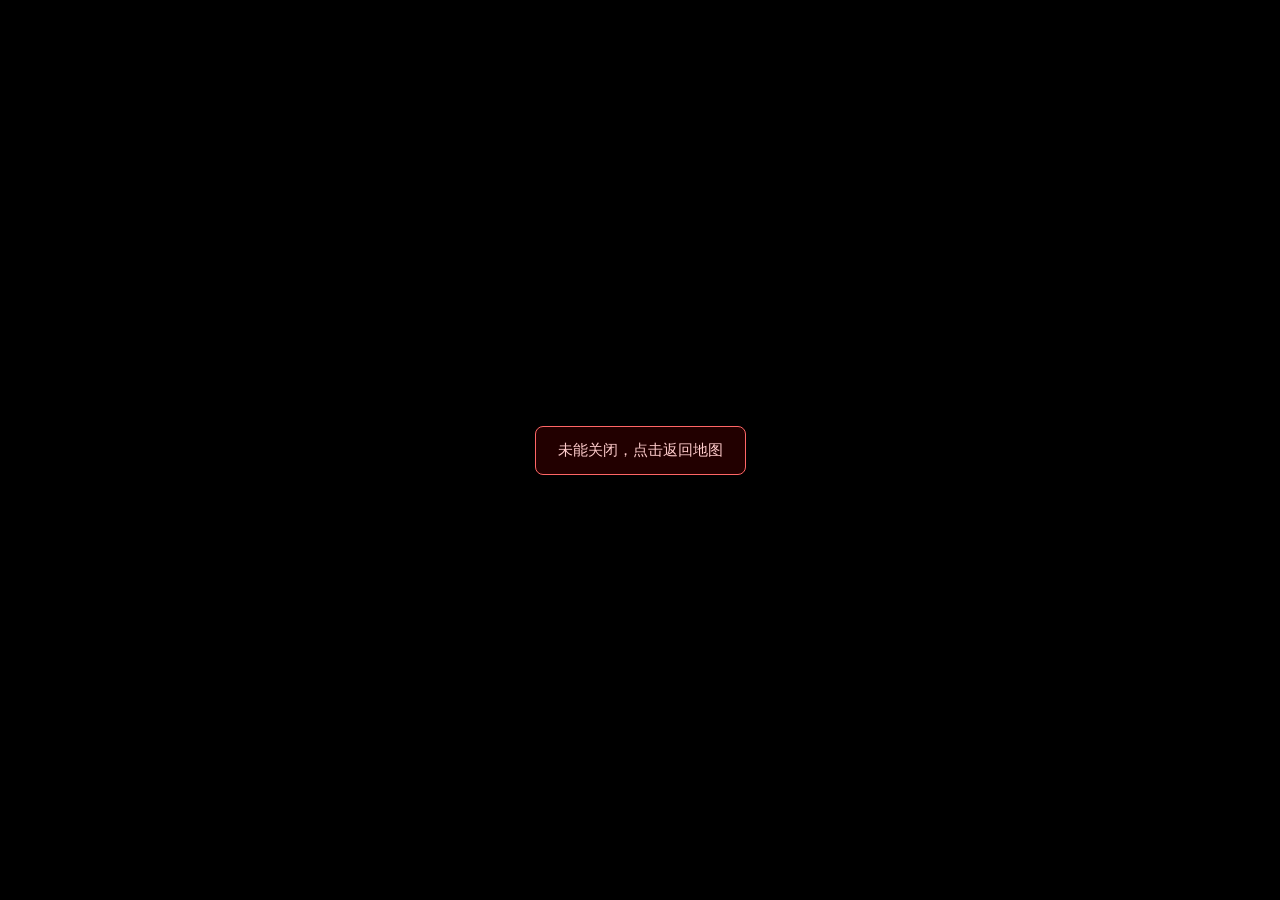
<file: transition/display.html>
<!DOCTYPE html>
<html lang="zh">
<head>
<meta charset="utf-8">
<title>转场演出</title>
<style>
:root{--dur:5800ms}
*{box-sizing:border-box;margin:0}
html,body{width:100%;height:100%;overflow:hidden;background:transparent}
.stage{position:fixed;inset:0;display:flex;flex-direction:column;align-items:center;justify-content:center;background:#000;cursor:pointer}
.stage.leaving{transition:opacity .35s;opacity:0}
.veil{position:absolute;inset:0;pointer-events:none;z-index:1}

/* ============ 场景背景效果（挂在 .veil 层，只罩背景不罩文字） ============ */
/* 纯黑 */
.bg-black{background:#000}
/* 篝火：底部暖光脉动 */
.bg-campfire{background:radial-gradient(ellipse 80% 55% at 50% 100%, rgba(255,122,20,.62), rgba(150,42,0,.38) 48%, #0a0400 78%)}
.bg-campfire::after{content:"";position:absolute;inset:auto 0 0 0;height:55%;background:radial-gradient(ellipse 50% 70% at 50% 100%, rgba(255,190,70,.75), rgba(255,110,10,.25) 55%, transparent 75%);animation:fire 1.6s ease-in-out infinite alternate}
@keyframes fire{from{opacity:.6;transform:scaleY(.92)}to{opacity:1;transform:scaleY(1.06)}}
/* 日月轮替：夜空渐亮成晨光 */
.bg-daynight{background:linear-gradient(180deg,#0a0d24 0%,#14204d 55%,#2a4176 100%);animation:daynight var(--dur) linear forwards}
@keyframes daynight{0%{filter:brightness(.7) hue-rotate(0)}55%{filter:brightness(1)}100%{filter:brightness(1.7) hue-rotate(-25deg) saturate(1.4)}}
.bg-daynight .orb{position:absolute;width:110px;height:110px;border-radius:50%;top:18%;animation:orbit var(--dur) linear forwards}
.bg-daynight .orb.moon{left:12%;background:radial-gradient(circle at 38% 35%,#f5f3e8,#b8b4a0 60%,#6a6858);box-shadow:0 0 60px rgba(240,235,210,.5)}
.bg-daynight .orb.sun{right:12%;top:auto;bottom:-140px;background:radial-gradient(circle at 40% 35%,#fff7d0,#ffc93c 55%,#ff7b00);box-shadow:0 0 90px rgba(255,190,60,.7);animation-name:orbit-sun}
@keyframes orbit{from{transform:translateY(0)}to{transform:translateY(-320px);opacity:0}}
@keyframes orbit-sun{from{transform:translateY(0)}to{transform:translateY(-46vh);opacity:1}}
/* 电流：暗蓝底 + 闪电白闪 */
.bg-electric{background:linear-gradient(180deg,#071224,#0c1f3d);animation:zapbg 1.1s steps(2,jump-none) infinite}
@keyframes zapbg{0%,88%{filter:none}90%{filter:brightness(2.6) hue-rotate(180deg)}92%{filter:none}95%{filter:brightness(1.9)}96%{filter:none}}
.bg-electric::after{content:"⚡";position:absolute;top:8%;left:50%;transform:translateX(-50%);font-size:min(30vh,220px);opacity:.3;filter:drop-shadow(0 0 30px #05d9e8)}
/* 尘埃 */
.bg-dust{background:radial-gradient(ellipse at 50% 40%,#2b2010,#0a0602 78%)}
.dust span{position:absolute;width:4px;height:4px;border-radius:50%;background:rgba(240,220,170,.6);animation:float linear infinite}
@keyframes float{from{transform:translateY(15vh);opacity:0}12%{opacity:.8}88%{opacity:.6}to{transform:translateY(-110vh);opacity:0}}
/* 雨夜 */
.bg-rain{background:linear-gradient(180deg,#0d1828,#1a2c48)}
.rain span{position:absolute;top:-12%;width:1.5px;height:11vh;background:linear-gradient(transparent,rgba(170,210,255,.65));animation:rainfall linear infinite}
@keyframes rainfall{to{transform:translateY(125vh)}}
/* 星空 */
.bg-stars{background:radial-gradient(ellipse at 50% 120%,#1c2c55,#040814 72%)}
.stars span{position:absolute;width:2px;height:2px;border-radius:50%;background:#fff;animation:twinkle ease-in-out infinite alternate}
@keyframes twinkle{from{opacity:.2}to{opacity:1}}
/* 血色渐晕 */
.bg-blood{background:radial-gradient(ellipse at 50% 50%,#33050d,#050001 82%)}
.bg-blood::after{content:"";position:absolute;inset:0;background:radial-gradient(ellipse at 50% 50%,transparent 38%,rgba(200,15,40,.5) 100%);animation:bloodpulse 2.2s ease-in-out infinite}
@keyframes bloodpulse{0%,100%{opacity:.5}50%{opacity:1}}
/* 爆炸闪光 */
.bg-explosion{background:#100500;animation:boomflash var(--dur) ease-out forwards}
@keyframes boomflash{0%{filter:brightness(5) saturate(2)}12%{filter:brightness(2.2) sepia(.8)}40%{filter:brightness(1.15)}100%{filter:brightness(1)}}
.bg-explosion::after{content:"";position:absolute;inset:0;background:radial-gradient(circle at 50% 55%,rgba(255,210,90,.95),rgba(255,90,10,.5) 42%,transparent 72%);animation:boomfade var(--dur) ease-out forwards}
@keyframes boomfade{from{opacity:1;transform:scale(.4)}to{opacity:0;transform:scale(1.6)}}

/* ============ 内容区 ============ */
.content{position:relative;z-index:5;text-align:center;padding:0 6vw;max-width:92vw}
.icon{font-size:min(11vh,84px);margin-bottom:2.2vh;filter:drop-shadow(0 0 18px rgba(252,238,10,.45))}
.title{font-weight:bold;line-height:1.25;word-break:break-word;text-shadow:0 2px 24px rgba(0,0,0,.8)}
.sub{margin-top:2.4vh;font-size:min(3.2vh,24px);color:#c8c8d8;opacity:.92;line-height:1.6;word-break:break-word}
.close{position:absolute;top:18px;right:22px;z-index:9;background:none;border:1px solid #444;color:#999;font-size:15px;width:34px;height:34px;border-radius:6px;cursor:pointer;opacity:.55}
.close:hover{opacity:1;border-color:#999}
.retry{position:absolute;inset:0;margin:auto;width:fit-content;height:fit-content;padding:14px 22px;background:#200;border:1px solid #f66;color:#fcc;border-radius:8px;font-size:15px;cursor:pointer}
.sndhint{position:absolute;bottom:4.5vh;left:50%;transform:translateX(-50%);z-index:8;padding:8px 16px;border-radius:20px;background:rgba(20,20,30,.75);border:1px solid #555;color:#ddd;font-size:14px;pointer-events:none;animation:sndpulse 1.6s ease-in-out infinite}
@keyframes sndpulse{0%,100%{opacity:.55}50%{opacity:1}}

/* ============ 25 个文字动画模板 ============ */
/* 进入类：动画跑一遍 */
.a-fade-in{animation:k-fade 1.4s ease-out both}
@keyframes k-fade{from{opacity:0}to{opacity:1}}
.a-rise{animation:k-rise 1.2s cubic-bezier(.2,.8,.2,1) both}
@keyframes k-rise{from{opacity:0;transform:translateY(60px)}to{opacity:1;transform:none}}
.a-zoom-in{animation:k-zoom 1s cubic-bezier(.2,1.4,.3,1) both}
@keyframes k-zoom{from{opacity:0;transform:scale(.2)}to{opacity:1;transform:scale(1)}}
.a-typewriter{overflow:hidden;white-space:nowrap;border-right:3px solid currentColor;animation:k-type 2.2s steps(22) both,k-caret .8s step-end infinite}
@keyframes k-type{from{max-width:0}to{max-width:100%}}
@keyframes k-caret{50%{border-color:transparent}}
.a-letter-pop span{display:inline-block;opacity:0;animation:k-lpop .45s cubic-bezier(.2,1.6,.4,1) forwards}
@keyframes k-lpop{from{opacity:0;transform:translateY(26px) scale(.4)}to{opacity:1;transform:none}}
.a-blur-in{animation:k-blur 1.6s ease-out both}
@keyframes k-blur{from{opacity:0;filter:blur(18px)}to{opacity:1;filter:blur(0)}}
.a-spin-in{animation:k-spin 1s cubic-bezier(.3,1.3,.4,1) both}
@keyframes k-spin{from{opacity:0;transform:rotate(-380deg) scale(.3)}to{opacity:1;transform:none}}
.a-flip{animation:k-flip 1.1s ease-out both;backface-visibility:visible}
@keyframes k-flip{from{opacity:0;transform:perspective(600px) rotateX(92deg)}to{opacity:1;transform:perspective(600px) rotateX(0)}}
.a-slide-left{animation:k-sl 1s cubic-bezier(.2,.9,.25,1) both}
@keyframes k-sl{from{opacity:0;transform:translateX(-70vw)}to{opacity:1;transform:none}}
.a-slide-right{animation:k-sr 1s cubic-bezier(.2,.9,.25,1) both}
@keyframes k-sr{from{opacity:0;transform:translateX(70vw)}to{opacity:1;transform:none}}
.a-drop{animation:k-drop .9s cubic-bezier(.3,1.5,.5,1) both}
@keyframes k-drop{from{opacity:0;transform:translateY(-70vh)}70%{opacity:1;transform:translateY(2vh)}to{transform:none}}
.a-tracking{animation:k-track 1.8s ease-out both}
@keyframes k-track{from{opacity:0;letter-spacing:.8em;filter:blur(6px)}to{opacity:1;letter-spacing:.05em;filter:blur(0)}}
.a-blur-slide{animation:k-bs 1.4s ease-out both}
@keyframes k-bs{from{opacity:0;transform:translateX(-14vw) skewX(-18deg);filter:blur(12px)}to{opacity:1;transform:none;filter:blur(0)}}
.a-flash{animation:k-flashin 1s steps(3) both}
@keyframes k-flashin{0%{opacity:0}30%{opacity:1}45%{opacity:.15}60%{opacity:1}75%{opacity:.3}100%{opacity:1}}
.a-slow-reveal{animation:k-slow 3.6s ease-out both}
@keyframes k-slow{from{opacity:0;transform:scale(.96);filter:blur(4px);letter-spacing:.3em}to{opacity:1;transform:none;filter:blur(0);letter-spacing:.05em}}
.a-split{position:relative}
.a-split::before,.a-split::after{content:attr(data-text);position:absolute;inset:0;opacity:.85}
.a-split::before{color:currentColor;clip-path:inset(0 0 52% 0);animation:k-spltop 1.1s cubic-bezier(.2,.9,.3,1) both}
.a-split::after{color:currentColor;clip-path:inset(48% 0 0 0);animation:k-splbot 1.1s cubic-bezier(.2,.9,.3,1) both}
@keyframes k-spltop{from{transform:translateX(-9vw);opacity:0}to{transform:none;opacity:.85}}
@keyframes k-splbot{from{transform:translateX(9vw);opacity:0}to{transform:none;opacity:.85}}

/* 持续类：整个展示期间循环 */
.a-glitch{position:relative;animation:k-glit .32s steps(2) infinite}
@keyframes k-glit{0%,86%{transform:none;text-shadow:none}88%{transform:translate(-3px,2px);text-shadow:3px 0 #05d9e8,-3px 0 #ff2a6d}92%{transform:translate(3px,-2px);text-shadow:-3px 0 #05d9e8,3px 0 #ff2a6d}96%{transform:none;text-shadow:2px 0 #05d9e8}}
.a-neon-flicker{animation:k-neon 2.4s linear infinite;text-shadow:0 0 8px currentColor,0 0 26px currentColor,0 0 60px currentColor}
@keyframes k-neon{0%,100%{opacity:1}3%{opacity:.4}5%{opacity:1}42%{opacity:1}44%{opacity:.55}46%{opacity:1}78%{opacity:.85}}
.a-swing{animation:k-swing 2.4s ease-in-out infinite;transform-origin:50% -30%}
@keyframes k-swing{0%,100%{transform:rotate(2.5deg)}50%{transform:rotate(-2.5deg)}}
.a-pulse{animation:k-pulse 1.5s ease-in-out infinite}
@keyframes k-pulse{0%,100%{transform:scale(1)}14%{transform:scale(1.06)}28%{transform:scale(1)}42%{transform:scale(1.045)}56%{transform:scale(1)}}
.a-wave span{display:inline-block;animation:k-wave 1.8s ease-in-out infinite}
@keyframes k-wave{0%,100%{transform:translateY(0)}30%{transform:translateY(-.22em)}}
.a-shake{animation:k-shake .5s linear infinite}
@keyframes k-shake{0%,100%{transform:translate(0)}20%{transform:translate(-4px,2px)}40%{transform:translate(4px,-3px)}60%{transform:translate(-3px,-2px)}80%{transform:translate(3px,2px)}}
.a-bounce{animation:k-bounce 1.3s cubic-bezier(.3,1.4,.5,1) infinite}
@keyframes k-bounce{0%,100%{transform:translateY(0)}40%{transform:translateY(-.35em)}}
.a-shine{background:linear-gradient(100deg,currentColor 38%,#fff 50%,currentColor 62%);background-size:220% 100%;-webkit-background-clip:text;background-clip:text;-webkit-text-fill-color:transparent;animation:k-shine 2.6s linear infinite}
@keyframes k-shine{from{background-position:200% 0}to{background-position:-20% 0}}
.a-glow{animation:k-glow 2.6s ease-in-out infinite}
@keyframes k-glow{0%,100%{text-shadow:0 0 10px currentColor}50%{text-shadow:0 0 34px currentColor,0 0 70px currentColor}}

/* 减少动态：全部压成淡入 */
.reduced .content .title,.reduced .content .icon{animation:k-fade .8s ease-out both !important}
.reduced .bg-campfire::after,.reduced .bg-electric,.reduced .bg-blood::after{animation:none !important}
</style>
  <script type="module" crossorigin src="./assets/display-BfhlIXEM.js"></script>
  <link rel="modulepreload" crossorigin href="./assets/protocol-T-ks9J8r.js">
  <link rel="modulepreload" crossorigin href="./assets/sfx-BkWiTZ1r.js">
</head>
<body>
<div class="stage bg-black" id="stage">
  <div class="veil" id="veil"></div>
  <div class="content">
    <div class="icon" id="icon"></div>
    <div class="title" id="title"></div>
    <div class="sub" id="sub"></div>
  </div>
  <button class="close" id="close">✕</button>
</div>
</body>
</html>
</file>
<file: assets/initiative-CyT9r7kX.css>
:root{--bg: #0a0a0f;--bg-panel: #12121a;--bg-panel-2: #1a1a26;--bg-panel-3: #20202e;--border: #2a2a3a;--border-bright: #3a3a4a;--yellow: #FCEE0A;--cyan: #00F0FF;--red: #FF003C;--green: #00FF85;--orange: #FF8C00;--purple: #B14EFF;--text: #e8e8f0;--muted: #6a6a7a;--muted-2: #4a4a5a;--mono: "JetBrains Mono", "Cascadia Code", "Consolas", "MiSans", monospace;--sans: "MiSans", "Microsoft YaHei", "PingFang SC", sans-serif}*{margin:0;padding:0;box-sizing:border-box}html,body{background:var(--bg);color:var(--text);font-family:var(--sans);font-size:12px;line-height:1.5;-webkit-font-smoothing:antialiased}body:before{content:"";position:fixed;inset:0;background:repeating-linear-gradient(0deg,transparent,transparent 2px,rgba(252,238,10,.012) 2px,rgba(252,238,10,.012) 4px);pointer-events:none;z-index:9999}#app{min-height:100vh;padding:6px}.header{background:linear-gradient(135deg,#1a1a26,#0a0a0f);border:1px solid var(--yellow);border-radius:4px;padding:10px 12px;margin-bottom:6px;position:relative;overflow:hidden}.header:after{content:"";position:absolute;top:0;right:0;width:3px;height:100%;background:var(--yellow);box-shadow:0 0 12px var(--yellow)}.header-top{display:flex;justify-content:space-between;align-items:flex-start;gap:8px}.header-name{font-family:var(--mono);font-size:20px;font-weight:700;color:var(--yellow);letter-spacing:2px;text-shadow:0 0 8px rgba(252,238,10,.4)}.header-alias{font-size:11px;color:var(--cyan);letter-spacing:1px}.header-career{font-size:10px;color:var(--muted);font-family:var(--mono);margin-top:2px;text-align:right}.header-career b{color:var(--orange)}.header-meta{display:flex;flex-wrap:wrap;gap:3px 10px;margin-top:6px;font-size:10px;color:var(--muted)}.header-meta b{color:var(--text);font-weight:400}.tag{background:#fcee0a14;border:1px solid var(--yellow);color:var(--yellow);padding:1px 6px;border-radius:2px;font-family:var(--mono);font-size:9px}.tag.cyan{border-color:var(--cyan);color:var(--cyan);background:#00f0ff14}.init-strip{display:flex;align-items:center;gap:8px;background:linear-gradient(90deg,#00f0ff12,#00f0ff05);border:1px solid rgba(0,240,255,.4);border-radius:4px;padding:6px 10px;margin-bottom:6px}.init-strip-left{display:flex;align-items:center;gap:8px;flex:1;min-width:0}.init-strip-label{font-family:var(--mono);font-size:11px;font-weight:700;color:var(--cyan);letter-spacing:1px}.init-strip-formula{font-size:11px;color:var(--text);font-family:var(--mono)}.init-strip-formula b{color:var(--yellow);font-size:14px}.init-strip-formula .warn{color:var(--orange);font-size:10px}.init-strip-result{display:flex;align-items:baseline;gap:4px;font-family:var(--mono);min-width:54px;justify-content:flex-end}.init-strip-result .i-f{color:var(--muted);font-size:10px}.init-strip-result .i-t{color:var(--yellow);font-size:18px;font-weight:700;text-shadow:0 0 8px rgba(252,238,10,.4)}.init-strip-btn{background:var(--cyan);color:#001014;border:none;border-radius:3px;font-family:var(--mono);font-size:11px;font-weight:700;padding:6px 12px;cursor:pointer;letter-spacing:1px;transition:filter .1s,transform .05s}.init-strip-btn:hover{filter:brightness(1.15)}.init-strip-btn:active{transform:translateY(1px)}.init-strip-btn:disabled{opacity:.5;cursor:wait}.trackers{display:grid;grid-template-columns:1fr 1fr 1fr 1fr;gap:4px;margin-bottom:6px}.tracker{background:var(--bg-panel);border:1px solid var(--border);border-radius:3px;padding:6px 8px;position:relative}.tracker.hp{border-color:#ff003c59}.tracker.hum{border-color:#00ff854d}.tracker.cash{border-color:#ff8c0059}.tracker.rep{border-color:#b14eff59}.tracker-label{font-family:var(--mono);font-size:8px;letter-spacing:1px;color:var(--muted);text-transform:uppercase}.tracker-num{font-family:var(--mono);font-size:16px;font-weight:700;display:flex;align-items:baseline;gap:2px;margin:1px 0 3px}.tracker-num .cur{font-size:18px}.tracker-num .sep{color:var(--muted-2);font-size:12px}.tracker-num .max{color:var(--muted);font-size:11px}.hp .tracker-num .cur{color:var(--red)}.hum .tracker-num .cur{color:var(--green)}.cash .tracker-num .cur{color:var(--orange)}.rep .tracker-num .cur{color:var(--purple)}.tracker-bar{height:3px;background:var(--bg-panel-3);border-radius:2px;overflow:hidden}.tracker-bar-fill{height:100%;transition:width .3s}.hp .tracker-bar-fill{background:var(--red);box-shadow:0 0 4px #ff003c80}.hum .tracker-bar-fill{background:var(--green)}.tracker-ctrl{display:flex;gap:2px;margin-top:3px;align-items:center}.tbtn{background:var(--bg-panel-3);border:1px solid var(--border);color:var(--text);min-width:20px;height:18px;border-radius:2px;font-family:var(--mono);font-size:10px;cursor:pointer;display:flex;align-items:center;justify-content:center;padding:0 3px;transition:border-color .1s}.tbtn:hover{border-color:var(--yellow);color:var(--yellow)}.tinput{background:var(--bg-panel-3);border:1px solid var(--border);color:var(--text);width:34px;text-align:center;font-family:var(--mono);font-size:10px;padding:1px 2px;border-radius:2px}.tinput:focus{outline:none;border-color:var(--yellow)}.tabs{display:flex;gap:1px;margin-bottom:6px;border-bottom:1px solid var(--border);overflow-x:auto}.tab{background:none;border:none;border-bottom:2px solid transparent;color:var(--muted);font-family:var(--mono);font-size:10px;padding:6px 8px;cursor:pointer;letter-spacing:1px;transition:all .15s;white-space:nowrap}.tab:hover{color:var(--text)}.tab.active{color:var(--yellow);border-bottom-color:var(--yellow);text-shadow:0 0 6px rgba(252,238,10,.3)}.panel{display:none;animation:fadeIn .15s ease}.panel.active{display:block}@keyframes fadeIn{0%{opacity:0}to{opacity:1}}.section{background:var(--bg-panel);border:1px solid var(--border);border-left:2px solid var(--yellow);border-radius:3px;padding:8px 10px;margin-bottom:6px}.section.cyan{border-left-color:var(--cyan)}.section.red{border-left-color:var(--red)}.section.green{border-left-color:var(--green)}.section.orange{border-left-color:var(--orange)}.section.purple{border-left-color:var(--purple)}.section-title{font-family:var(--mono);font-size:10px;letter-spacing:2px;color:var(--yellow);text-transform:uppercase;margin-bottom:6px;display:flex;align-items:center;gap:4px}.section.cyan .section-title{color:var(--cyan)}.section.red .section-title{color:var(--red)}.section.green .section-title{color:var(--green)}.section.orange .section-title{color:var(--orange)}.section.purple .section-title{color:var(--purple)}.section-title:before{content:"▸";font-size:9px}.section-title .count{margin-left:auto;font-size:8px;color:var(--muted);background:var(--bg-panel-3);padding:1px 5px;border-radius:2px}.stats-grid{display:grid;grid-template-columns:repeat(5,1fr);gap:4px}.stat-mini{background:var(--bg-panel-2);border:1px solid var(--border);border-radius:3px;padding:5px 4px;text-align:center;transition:border-color .1s}.stat-mini:hover{border-color:var(--yellow)}.stat-mini .sn{font-size:9px;color:var(--muted)}.stat-mini .sv{font-family:var(--mono);font-size:16px;font-weight:700;color:var(--yellow);display:block;margin-top:1px}.stat-mini.luck .sv{color:var(--cyan)}.derived-grid{display:grid;grid-template-columns:repeat(4,1fr);gap:4px;margin-top:6px}.derived-mini{background:var(--bg-panel-2);border:1px solid var(--border);border-radius:3px;padding:4px;text-align:center}.derived-mini .dn{font-size:8px;color:var(--muted)}.derived-mini .dv{font-family:var(--mono);font-size:13px;font-weight:700;display:block}.skill-cols{display:grid;grid-template-columns:1fr 1fr;gap:10px}.skill-group-title{font-size:9px;color:var(--cyan);font-family:var(--mono);letter-spacing:1px;margin:6px 0 3px;padding-bottom:2px;border-bottom:1px dashed var(--border)}.skill-group-title:first-child{margin-top:0}.skill-row{display:flex;align-items:center;justify-content:space-between;padding:2px 3px;border-radius:2px;font-size:11px;transition:background .1s}.skill-row:hover{background:#fcee0a0d}.skill-name{color:var(--text)}.skill-sub{font-size:8px;color:var(--orange);margin-left:3px}.skill-val{font-family:var(--mono);font-weight:700;min-width:22px;text-align:right;font-size:11px}.skill-val.trained{color:var(--yellow)}.skill-val.untrained{color:var(--muted)}.skill-val.zero{color:var(--muted-2)}.eq-card{background:var(--bg-panel-2);border:1px solid var(--border);border-radius:3px;padding:8px;margin-bottom:6px}.eq-name{font-family:var(--mono);font-size:12px;font-weight:700;color:var(--red);margin-bottom:4px}.eq-name.cyan{color:var(--cyan)}.eq-name.green{color:var(--green)}.eq-name.purple{color:var(--purple)}.eq-grid{display:grid;grid-template-columns:repeat(2,1fr);gap:2px 10px;font-size:10px;margin-bottom:4px}.eq-grid .label{color:var(--muted)}.eq-grid .val{color:var(--text);font-family:var(--mono)}.eq-note{font-size:10px;color:var(--muted);line-height:1.5;border-top:1px dashed var(--border);padding-top:4px;margin-top:4px}.cyber-summary{display:flex;gap:10px;font-size:9px;font-family:var(--mono);margin-bottom:6px;flex-wrap:wrap}.cyber-summary span{color:var(--muted)}.cyber-summary b{color:var(--yellow)}.cyber-eye-title{font-size:9px;color:var(--green);font-family:var(--mono);letter-spacing:1px;margin:4px 0 3px}.collapsible-toggle{width:100%;background:var(--bg-panel-2);border:1px solid var(--border);color:var(--text);font-family:var(--mono);font-size:10px;padding:5px 8px;border-radius:3px;cursor:pointer;text-align:left;margin-bottom:4px;display:flex;justify-content:space-between;align-items:center}.collapsible-toggle:hover{border-color:var(--yellow)}.collapsible-toggle .arrow{color:var(--yellow);transition:transform .2s;font-size:9px}.collapsible-toggle.open .arrow{transform:rotate(90deg)}.collapsible-content{display:none;margin-bottom:6px}.collapsible-content.open{display:block}.table-row{background:var(--bg-panel-2);border-left:2px solid var(--border);border-radius:2px;padding:5px 7px;margin-bottom:3px;font-size:10px;transition:all .1s}.table-row:hover{border-left-color:var(--cyan)}.table-row .tr-head{display:flex;justify-content:space-between;align-items:center;margin-bottom:1px}.table-row .tr-roll{font-family:var(--mono);font-size:9px;color:var(--yellow);background:#fcee0a1a;padding:0 4px;border-radius:2px}.table-row .tr-name{font-weight:700;color:var(--text)}.table-row .tr-effect{color:var(--muted);font-size:9px;line-height:1.4}.lp-field{display:flex;gap:6px;padding:3px 0;border-bottom:1px dashed var(--border);font-size:11px}.lp-field .lp-label{color:var(--muted);min-width:60px;font-size:10px}.lp-field .lp-val{color:var(--text);flex:1}.lp-field .lp-val.empty{color:var(--muted-2);font-style:italic}.backstory{font-size:11px;line-height:1.7;color:var(--text);text-align:justify;text-indent:2em;padding:8px;background:var(--bg-panel-2);border-radius:3px;border-left:2px solid var(--cyan)}.relation-card{background:var(--bg-panel-2);border:1px solid var(--border);border-left:2px solid var(--cyan);border-radius:3px;padding:7px;margin-bottom:5px}.relation-card.enemy{border-left-color:var(--red)}.relation-card.love{border-left-color:var(--purple)}.rc-name{font-weight:700;color:var(--cyan);font-size:12px}.relation-card.enemy .rc-name{color:var(--red)}.relation-card.love .rc-name{color:var(--purple)}.rc-rel{font-size:9px;color:var(--yellow);font-family:var(--mono);margin-left:5px}.rc-desc{font-size:10px;color:var(--muted);line-height:1.5;margin-top:3px}.footer{text-align:center;font-size:8px;color:var(--muted);font-family:var(--mono);padding:10px 0 6px;letter-spacing:1px}.footer .pulse{color:var(--yellow);animation:pulse 2s infinite}@keyframes pulse{0%,to{opacity:.4}50%{opacity:1}}::-webkit-scrollbar{width:5px}::-webkit-scrollbar-track{background:var(--bg)}::-webkit-scrollbar-thumb{background:var(--border);border-radius:3px}::-webkit-scrollbar-thumb:hover{background:var(--yellow)}.toast{position:fixed;bottom:12px;left:50%;transform:translate(-50%);background:var(--bg-panel);border:1px solid var(--yellow);color:var(--yellow);font-family:var(--mono);font-size:10px;padding:5px 12px;border-radius:3px;box-shadow:0 0 10px #fcee0a4d;z-index:1000;animation:toastIn .2s ease}@keyframes toastIn{0%{opacity:0;transform:translate(-50%,6px)}to{opacity:1;transform:translate(-50%)}}.empty{color:var(--muted-2);font-size:10px;padding:6px;font-style:italic}.roster-bar{display:flex;align-items:center;gap:5px;background:var(--bg-panel);border:1px solid var(--cyan);border-radius:4px;padding:6px 8px;margin-bottom:6px}.roster-label{font-family:var(--mono);font-size:10px;color:var(--cyan);letter-spacing:1px;white-space:nowrap}.roster-select{flex:1;min-width:0;background:var(--bg-panel-3);border:1px solid var(--border);color:var(--yellow);font-family:var(--mono);font-size:11px;padding:4px 6px;border-radius:3px;cursor:pointer}.roster-select:focus{outline:none;border-color:var(--yellow)}.roster-btn{background:var(--bg-panel-3);border:1px solid var(--cyan);color:var(--cyan);font-family:var(--mono);font-size:10px;padding:4px 8px;border-radius:3px;cursor:pointer;white-space:nowrap;transition:all .15s}.roster-btn:hover{background:var(--cyan);color:var(--bg)}a.roster-btn{text-decoration:none;display:inline-flex;align-items:center}.roster-btn:disabled{opacity:.5;cursor:wait}.roster-btn.danger{border-color:var(--red);color:var(--red);padding:4px 6px}.roster-btn.danger:hover{background:var(--red);color:#fff}.roster-btn.active{background:var(--yellow);color:var(--bg);border-color:var(--yellow)}.roster-menu-wrap{position:relative}.roster-menu{position:absolute;right:0;top:calc(100% + 6px);z-index:1000;min-width:168px;display:flex;flex-direction:column;gap:2px;background:var(--bg-panel);border:1px solid var(--cyan);border-radius:4px;padding:5px;box-shadow:0 6px 18px #0000008c}.roster-menu-item{display:block;width:100%;text-align:left;text-decoration:none;background:transparent;border:1px solid transparent;color:var(--cyan);font-family:var(--mono);font-size:11px;padding:6px 10px;border-radius:3px;cursor:pointer;white-space:nowrap;transition:all .15s}.roster-menu-item:hover{background:var(--bg-panel-3);border-color:var(--cyan)}.roster-menu-item:disabled{opacity:.5;cursor:wait}.roster-menu-item.danger{color:var(--red)}.roster-menu-item.danger:hover{background:var(--red);border-color:var(--red);color:#fff}.roster-menu-sep{height:1px;background:var(--border);margin:3px 6px}.edit-input{background:#fcee0a14;border:1px solid var(--yellow);color:var(--yellow);font-family:var(--mono);font-size:11px;padding:1px 4px;border-radius:2px;width:52px;max-width:100%}.edit-input.tiny{width:38px;padding:0 3px}.edit-input:focus{outline:none;background:#fcee0a33}.edit-input[type=text]{width:90px}textarea.edit-input{width:100%!important;min-height:60px;resize:vertical;line-height:1.4}.stat-mini .edit-input,.derived-mini .edit-input,.skill-val .edit-input{text-align:center}.header-name .edit-input{font-size:15px;font-weight:700;width:110px}.header-alias .edit-input{font-size:11px;width:130px}.header-meta .edit-input{width:50px}.token-bound{background:#00f0ff14;border:1px solid var(--cyan);color:var(--cyan);font-family:var(--mono);font-size:10px;padding:4px 8px;margin:4px 6px;border-radius:3px;text-align:center}.token-picker{position:fixed;top:50%;left:50%;transform:translate(-50%,-50%);background:var(--bg-panel-2);border:2px solid var(--cyan);border-radius:6px;width:280px;max-height:320px;display:flex;flex-direction:column;z-index:1000;box-shadow:0 8px 32px #00f0ff4d}.tp-head{background:var(--cyan);color:var(--bg);font-family:var(--mono);font-size:11px;font-weight:700;padding:8px 10px;border-radius:4px 4px 0 0;display:flex;justify-content:space-between;align-items:center}.tp-close{cursor:pointer;font-size:16px;line-height:1}.tp-list{overflow-y:auto;flex:1;padding:4px}.tp-row{display:flex;justify-content:space-between;align-items:center;padding:6px 8px;margin:2px 0;background:var(--bg-panel-3);border:1px solid var(--border);border-radius:3px;cursor:pointer;font-family:var(--mono);font-size:11px;color:var(--text)}.tp-row:hover{border-color:var(--cyan);background:#00f0ff1a}.tp-row.cur{border-color:var(--green)}.tp-name{color:var(--text)}.tp-bind{color:var(--cyan);font-size:10px}.tp-row.cur .tp-bind{color:var(--green)}.tp-unbind{background:transparent;border:1px solid var(--red);color:var(--red);font-family:var(--mono);font-size:10px;padding:6px;margin:6px;border-radius:3px;cursor:pointer}.tp-unbind:hover{background:var(--red);color:#fff}.x2{display:inline-block;background:var(--red);color:#fff;font-size:8px;padding:0 3px;border-radius:2px;margin-left:3px;vertical-align:middle}.dice-val{cursor:pointer;border-bottom:1px dashed var(--cyan);transition:all .15s}.dice-val:hover{color:var(--cyan);text-shadow:0 0 6px rgba(0,240,255,.7);border-bottom-style:solid}.dice-val.dmg{border-bottom-color:var(--red)}.dice-val.dmg:hover{color:var(--red);text-shadow:0 0 6px rgba(255,0,60,.7)}.dice-overlay{position:fixed;inset:0;background:#000000bf;display:flex;align-items:center;justify-content:center;z-index:9999}.dice-modal{width:92%;max-width:460px;max-height:88vh;overflow-y:auto;background:#0d0d0f;border:1px solid var(--cyan);box-shadow:0 0 24px #00f0ff4d,inset 0 0 40px #000c;border-radius:4px;font-family:var(--mono)}.dice-head{display:flex;justify-content:space-between;align-items:center;padding:10px 14px;border-bottom:1px solid rgba(0,240,255,.3);background:linear-gradient(90deg,rgba(0,240,255,.08),transparent)}.dice-title{color:var(--cyan);font-size:14px;font-weight:700;letter-spacing:1px}.dice-close{color:var(--muted);font-size:20px;cursor:pointer;padding:0 4px}.dice-close:hover{color:var(--red)}.dice-body{padding:14px}.dice-formula{color:var(--text);font-size:12px;padding:8px 10px;margin-bottom:12px;background:#fcee0a0d;border-left:3px solid var(--yellow)}.dice-formula .hl,.hl{color:var(--yellow)}.dice-row{display:flex;align-items:center;gap:8px;margin-bottom:10px;font-size:11px;color:var(--text);flex-wrap:wrap}.dice-row>label:first-child{min-width:60px;color:var(--muted)}.dice-row select,.dice-num{background:#000;border:1px solid rgba(0,240,255,.4);color:var(--cyan);font-family:var(--mono);font-size:12px;padding:4px 6px;border-radius:2px}.dice-num{width:56px}.dice-num:focus,.dice-row select:focus{outline:none;border-color:var(--yellow)}.dice-hint{color:var(--muted);font-size:10px}.dice-stepper{display:flex;align-items:center;gap:6px}.dice-stepper span{min-width:20px;text-align:center;color:var(--yellow);font-size:14px}.dice-sbtn{background:transparent;border:1px solid var(--cyan);color:var(--cyan);font-family:var(--mono);font-size:11px;padding:3px 9px;border-radius:2px;cursor:pointer}.dice-sbtn:hover{background:#00f0ff26}.dice-wound{color:var(--red);font-size:11px}.dice-check{display:flex;align-items:center;gap:4px;color:var(--muted);font-size:10px;cursor:pointer}.dice-roll-btn{width:100%;padding:10px;margin-top:6px;background:var(--cyan);color:#000;border:none;font-family:var(--mono);font-size:14px;font-weight:700;letter-spacing:2px;border-radius:3px;cursor:pointer;transition:all .15s}.dice-roll-btn:hover{box-shadow:0 0 16px #00f0ff99;transform:translateY(-1px)}.dice-roll-btn:active{transform:translateY(0)}.dice-roll-btn.red{background:var(--red);color:#fff}.dice-roll-btn.red:hover{box-shadow:0 0 16px #ff003c99}.dice-roll-btn.dark{background:#1a1a1f;color:var(--red);border:1px solid var(--red)}.dice-roll-btn.dark:hover{background:var(--red);color:#fff}.dice-result{padding:14px;border-top:1px solid rgba(0,240,255,.3);background:#00000080}.dice-dice-row{display:flex;align-items:center;gap:6px;justify-content:center;margin-bottom:10px;flex-wrap:wrap}.dice-dice-row.small{margin-bottom:6px}.die-face{display:inline-flex;align-items:center;justify-content:center;width:36px;height:36px;font-size:17px;font-weight:700;background:linear-gradient(135deg,#1a1a22,#0a0a0e);border:2px solid var(--cyan);color:var(--cyan);border-radius:6px;box-shadow:0 2px 8px #0009;animation:die-pop .3s ease-out}.die-face.crit{border-color:var(--yellow);color:var(--yellow);box-shadow:0 0 12px #fcee0a80}.die-face.fumble{border-color:var(--red);color:var(--red);box-shadow:0 0 12px #ff003c80}.die-face.six{border-color:var(--green);color:var(--green)}.die-face.bonus{border-color:var(--muted);color:var(--muted);width:28px;height:28px;font-size:13px}.die-op{color:var(--text);font-size:16px}@keyframes die-pop{0%{transform:scale(.3) rotate(-20deg);opacity:0}60%{transform:scale(1.15) rotate(5deg)}to{transform:scale(1) rotate(0);opacity:1}}.dice-calc{text-align:center;color:var(--text);font-size:12px;margin-bottom:8px}.dice-verdict{text-align:center;margin-bottom:4px}.verd{font-size:17px;font-weight:700;letter-spacing:3px}.verd.success{color:var(--green);text-shadow:0 0 10px rgba(0,255,133,.6)}.verd.fail{color:var(--red);text-shadow:0 0 10px rgba(255,0,60,.6)}.verd.crit{color:var(--yellow);text-shadow:0 0 14px rgba(252,238,10,.8);font-size:20px}.verd.fumble{color:var(--red);text-shadow:0 0 14px rgba(255,0,60,.9);font-size:20px}.verd.dmg{color:var(--orange);text-shadow:0 0 10px rgba(255,153,0,.6)}.dice-injury-alert{margin-top:10px;padding:10px;text-align:center;border:1px solid var(--red);border-radius:3px;background:#ff003c1a;color:var(--red);font-size:12px}.dice-injury-btns{display:flex;gap:8px;justify-content:center;margin-top:8px}.dice-injury-result{margin-top:10px;padding:10px;border:1px solid var(--orange);border-radius:3px;background:#ff99000f}.inj-name{color:var(--orange);font-size:13px;font-weight:700;text-align:center;margin-bottom:6px}.inj-effect{color:var(--text);font-size:11px;line-height:1.5;margin-bottom:6px}.inj-cure{color:var(--muted);font-size:10px}.death-save-box{display:flex;align-items:center;justify-content:space-between;gap:10px;flex-wrap:wrap}.ds-desc{color:var(--muted);font-size:11px;flex:1;min-width:200px}.ds-desc b{color:var(--yellow)}.ds-btn{background:#1a1a1f;border:1px solid var(--red);color:var(--red);font-family:var(--mono);font-size:12px;font-weight:700;padding:8px 16px;border-radius:3px;cursor:pointer}.ds-btn:hover{background:var(--red);color:#fff;box-shadow:0 0 12px #ff003c80}.section.dark .section-title{color:var(--red);border-color:var(--red)}.hist-badge{position:absolute;top:-5px;right:-5px;background:var(--red);color:#fff;font-size:9px;min-width:15px;height:15px;line-height:15px;border-radius:8px;text-align:center;padding:0 3px}#history-btn{position:relative}.hist-panel{position:absolute;inset:44px 0 0;background:#08080af7;z-index:500;display:flex;flex-direction:column;border-top:2px solid var(--cyan);animation:hist-slide .2s ease-out}@keyframes hist-slide{0%{transform:translateY(-12px);opacity:0}to{transform:translateY(0);opacity:1}}.hist-panel-head{display:flex;align-items:center;gap:10px;padding:8px 12px;border-bottom:1px solid rgba(0,240,255,.25);background:#00f0ff0d}.hist-panel-title{flex:1;color:var(--cyan);font-size:12px;font-weight:700}.hist-clear{color:var(--muted);font-size:10px;cursor:pointer;border:1px solid var(--muted);padding:2px 8px;border-radius:2px}.hist-clear:hover{color:var(--red);border-color:var(--red)}.hist-close{color:var(--muted);font-size:18px;cursor:pointer;padding:0 4px}.hist-close:hover{color:var(--red)}.hist-fx-bar{display:flex;align-items:center;gap:6px;padding:5px 12px;border-bottom:1px solid rgba(0,240,255,.15);background:#0000004d;font-size:10px}.hist-fx-label{color:var(--muted)}.hist-fx-btn{background:transparent;border:1px solid rgba(0,240,255,.35);color:var(--muted);font-family:var(--mono);font-size:10px;padding:2px 8px;border-radius:2px;cursor:pointer}.hist-fx-btn:hover{border-color:var(--cyan);color:var(--cyan)}.hist-fx-btn.on{background:#00f0ff26;border-color:var(--cyan);color:var(--cyan)}.hist-fx-hint{color:var(--yellow);font-size:9px;margin-left:auto}.hist-list{flex:1;overflow-y:auto;padding:8px 10px;display:flex;flex-direction:column;gap:8px}.hist-empty{color:var(--muted);font-size:11px;text-align:center;padding:30px 0}.hist-item{display:flex;align-items:stretch;gap:0;border-radius:4px;overflow:hidden;background:#14141cd9;border:1px solid rgba(255,255,255,.06)}.hist-bar{width:5px;flex-shrink:0;background:var(--orange)}.hist-item.success .hist-bar{background:var(--green)}.hist-item.fail .hist-bar{background:var(--red)}.hist-item.crit .hist-bar{background:var(--yellow)}.hist-item.fumble .hist-bar{background:var(--red)}.hist-item.dmg .hist-bar{background:var(--orange)}.hist-item.info .hist-bar{background:var(--cyan)}.hist-item.secret .hist-bar{background:var(--purple)}.hist-item.secret{background:#924eb514;border:1px dashed rgba(146,78,181,.4)}.hist-main{flex:1;min-width:0;padding:6px 8px;display:flex;flex-direction:column;gap:3px}.hist-row1{display:flex;align-items:center;gap:6px}.hist-role{font-size:8px;font-weight:700;padding:1px 5px;border-radius:2px;letter-spacing:.5px}.hist-role.gm{background:#8e44ad;color:#fff}.hist-role.pl{background:#3a4a5a;color:#cfd8dc}.hist-name{color:#e8e8f0;font-size:12px;font-weight:700}.hist-char{color:var(--muted);font-size:10px}.hist-gm-tag{color:var(--purple);font-size:9px;border:1px solid var(--purple);padding:0 4px;border-radius:2px}.hist-row2{display:flex;align-items:center;gap:5px;flex-wrap:wrap}.hist-die{display:inline-flex;align-items:center;justify-content:center;min-width:22px;height:22px;padding:0 3px;background:#fff;color:#1a1a22;border-radius:3px;font-size:12px;font-weight:700}.hist-die.crit{background:var(--yellow);color:#1a1400}.hist-die.fumble{background:var(--red);color:#fff}.hist-formula{color:#9aa0b0;font-size:12px}.hist-row3{display:flex;align-items:center;gap:8px}.hist-title{color:var(--muted);font-size:10px}.hist-verdict{font-size:11px;font-weight:700}.hist-verdict.success{color:var(--green)}.hist-verdict.fail{color:var(--red)}.hist-verdict.crit{color:var(--yellow)}.hist-verdict.fumble{color:var(--red)}.hist-verdict.dmg{color:var(--orange)}.hist-verdict.info{color:var(--text)}.hist-verdict.secret{color:var(--purple);font-style:italic}.hist-side{display:flex;flex-direction:column;align-items:flex-end;justify-content:space-between;padding:4px 10px 4px 4px;flex-shrink:0}.hist-time{color:#6a7080;font-size:10px}.hist-total{color:#4dd0e1;font-size:24px;font-weight:800;line-height:1.1;font-family:var(--mono)}.hist-total.crit{color:var(--yellow);text-shadow:0 0 8px rgba(252,238,10,.5)}.hist-total.fumble,.hist-total.fail{color:var(--red)}.hist-total.success{color:var(--green)}.hist-total.dmg{color:var(--orange)}.hist-total.secret{color:var(--purple);font-size:20px}.ra-overlay{position:fixed;inset:0;z-index:10000;display:flex;align-items:center;justify-content:center;background:#00000073;animation:ra-fadein .2s ease-out;cursor:pointer}@keyframes ra-fadein{0%{opacity:0}to{opacity:1}}.ra-overlay.fade-out{opacity:0;transition:opacity .35s}.ra-card{background:#0c0c10;border:2px solid var(--cyan);box-shadow:0 0 40px #00f0ff66,inset 0 0 60px #000000e6;border-radius:8px;padding:20px 28px;text-align:center;font-family:var(--mono);min-width:240px;max-width:90%;animation:ra-pop .25s cubic-bezier(.34,1.56,.64,1)}@keyframes ra-pop{0%{transform:scale(.6);opacity:0}to{transform:scale(1);opacity:1}}.ra-player{color:var(--cyan);font-size:12px;margin-bottom:4px;letter-spacing:1px}.ra-title{color:var(--text);font-size:14px;font-weight:700;margin-bottom:14px}.ra-dice{display:flex;align-items:center;justify-content:center;gap:10px;margin-bottom:14px;flex-wrap:wrap}.ra-die{display:inline-flex;align-items:center;justify-content:center;width:56px;height:56px;font-size:26px;font-weight:700;background:linear-gradient(135deg,#1e1e28,#0a0a10);border:3px solid var(--cyan);color:var(--cyan);border-radius:10px;box-shadow:0 4px 16px #000c}.ra-die.landed{animation:ra-land .3s cubic-bezier(.34,1.56,.64,1)}@keyframes ra-land{0%{transform:scale(1.3) rotate(8deg)}to{transform:scale(1) rotate(0)}}.ra-die.crit{border-color:var(--yellow);color:var(--yellow);box-shadow:0 0 20px #fcee0a99}.ra-die.fumble{border-color:var(--red);color:var(--red);box-shadow:0 0 20px #ff003c99}.ra-card.show-result{animation:ra-glow .5s ease-out}@keyframes ra-glow{0%{box-shadow:0 0 40px #00f0ff66}50%{box-shadow:0 0 60px #00f0ffb3}to{box-shadow:0 0 40px #00f0ff66}}.ra-formula{color:var(--muted);font-size:12px;margin-bottom:8px}.ra-verdict{font-size:22px;font-weight:700;letter-spacing:4px}.ra-verdict.success{color:var(--green);text-shadow:0 0 16px rgba(0,255,133,.7)}.ra-verdict.fail{color:var(--red);text-shadow:0 0 16px rgba(255,0,60,.7)}.ra-verdict.crit{color:var(--yellow);text-shadow:0 0 20px rgba(252,238,10,.9)}.ra-verdict.fumble{color:var(--red);text-shadow:0 0 20px rgba(255,0,60,.9)}.ra-verdict.dmg{color:var(--orange);text-shadow:0 0 16px rgba(255,153,0,.7)}.ra-verdict.info{color:var(--text)}.theme-overlay{position:fixed;inset:0;background:#000000bf;display:flex;align-items:center;justify-content:center;z-index:10001}.theme-modal{width:94%;max-width:470px;max-height:90vh;overflow-y:auto;background:var(--bg-panel);border:1px solid var(--cyan);box-shadow:0 0 24px #00f0ff40;border-radius:4px;font-family:var(--mono)}.theme-body{padding:12px 14px}.th-section-title{color:var(--yellow);font-size:11px;font-weight:700;margin:10px 0 8px;letter-spacing:1px}.th-hint{color:var(--muted);font-size:9px;font-weight:400;margin-left:6px}.th-presets{display:grid;grid-template-columns:repeat(3,1fr);gap:6px}.th-preset{display:flex;flex-direction:column;align-items:center;gap:4px;background:var(--bg);border:1px solid var(--border);padding:8px 4px;border-radius:4px;cursor:pointer;transition:all .15s}.th-preset:hover{border-color:var(--cyan);transform:translateY(-1px)}.th-preset-colors{display:flex;gap:2px}.th-sw{width:14px;height:14px;border-radius:2px;display:inline-block}.th-preset-name{color:var(--text);font-size:10px}.th-group{color:var(--cyan);font-size:10px;font-weight:700;margin:12px 0 4px;padding-bottom:3px;border-bottom:1px solid rgba(0,240,255,.2)}.th-row{display:flex;align-items:center;gap:6px;padding:4px 0;font-size:10px}.th-chip{width:18px;height:18px;border-radius:3px;flex-shrink:0;border:1px solid rgba(255,255,255,.2)}.th-label{flex:1;min-width:0;color:var(--text);font-size:11px;display:flex;flex-direction:column;line-height:1.2}.th-desc{color:var(--muted);font-size:9px}.th-picker{width:26px;height:22px;padding:0;border:1px solid var(--border);background:transparent;cursor:pointer;border-radius:2px}.th-hex{width:62px;background:var(--bg);border:1px solid var(--border);color:var(--cyan);font-family:var(--mono);font-size:10px;padding:3px 5px;border-radius:2px}.th-hex:focus{outline:none;border-color:var(--yellow)}.th-rgb{display:flex;gap:3px}.th-num{width:34px;background:var(--bg);border:1px solid var(--border);color:var(--text);font-family:var(--mono);font-size:10px;padding:3px 2px;border-radius:2px;text-align:center}.th-num:focus{outline:none;border-color:var(--yellow)}.th-actions{margin-top:14px;text-align:center}.th-reset{background:transparent;border:1px solid var(--red);color:var(--red);font-family:var(--mono);font-size:11px;padding:6px 18px;border-radius:3px;cursor:pointer}.th-reset:hover{background:var(--red);color:#fff}.th-empty-custom{grid-column:1 / -1;color:var(--muted);font-size:10px;text-align:center;padding:10px 0;border:1px dashed var(--border);border-radius:4px}.th-preset{position:relative}.th-del{position:absolute;top:-4px;right:-4px;width:14px;height:14px;line-height:12px;background:var(--red);color:#fff;font-size:10px;border-radius:50%;text-align:center;cursor:pointer;display:none}.th-preset:hover .th-del{display:block}.th-custom-bar{display:flex;gap:6px;margin-top:8px}.th-save{flex:1;background:#00f0ff14;border:1px solid var(--cyan);color:var(--cyan);font-family:var(--mono);font-size:11px;padding:6px;border-radius:3px;cursor:pointer}.th-save:hover{background:#00f0ff33}.th-io{background:transparent;border:1px solid var(--border);color:var(--muted);font-family:var(--mono);font-size:10px;padding:6px 10px;border-radius:3px;cursor:pointer}.th-io:hover{border-color:var(--yellow);color:var(--yellow)}.th-save-row,.th-io-row{display:flex;gap:6px;margin-top:6px;align-items:center}.th-name-input{flex:1;background:var(--bg);border:1px solid var(--cyan);color:var(--text);font-family:var(--mono);font-size:11px;padding:6px 8px;border-radius:3px}.th-name-input:focus{outline:none;border-color:var(--yellow)}.th-io-text{flex:1;background:var(--bg);border:1px solid var(--border);color:var(--text);font-family:var(--mono);font-size:9px;padding:6px 8px;border-radius:3px;resize:vertical}.th-io-text:focus{outline:none;border-color:var(--cyan)}.th-confirm{background:var(--green);color:#000;border:none;font-family:var(--mono);font-size:12px;font-weight:700;width:30px;height:30px;border-radius:3px;cursor:pointer;flex-shrink:0}.th-confirm:hover{box-shadow:0 0 8px #00ff8580}.th-cancel{background:transparent;border:1px solid var(--red);color:var(--red);font-family:var(--mono);font-size:12px;width:30px;height:30px;border-radius:3px;cursor:pointer;flex-shrink:0}.th-cancel:hover{background:var(--red);color:#fff}.init-controls{display:flex;gap:5px;flex-wrap:wrap;margin-bottom:10px}.init-btn{background:transparent;border:1px solid var(--cyan);color:var(--cyan);font-family:var(--mono);font-size:11px;padding:5px 10px;border-radius:3px;cursor:pointer}.init-btn:hover{background:#00f0ff26}.init-btn.primary{background:var(--cyan);color:#000;font-weight:700}.init-btn.primary:hover{box-shadow:0 0 10px #00f0ff80}.init-btn.danger{border-color:var(--red);color:var(--red)}.init-btn.danger:hover{background:#ff003c26}.init-list{display:flex;flex-direction:column;gap:5px;margin-bottom:10px}.init-empty{color:var(--muted);font-size:11px;text-align:center;padding:16px 0}.init-row{display:flex;align-items:center;gap:8px;padding:7px 10px;border:1px solid var(--border);border-radius:4px;background:var(--bg-panel);transition:all .15s}.init-row.cur{border-color:var(--yellow);background:#fcee0a12;box-shadow:0 0 12px #fcee0a40}.init-idx{width:22px;height:22px;flex-shrink:0;display:flex;align-items:center;justify-content:center;background:var(--bg);border:1px solid var(--border);border-radius:50%;font-size:11px;color:var(--muted)}.init-row.cur .init-idx{border-color:var(--yellow);color:var(--yellow);font-weight:700}.init-name{flex:1;min-width:0;color:var(--text);font-size:12px;font-weight:700}.init-veh{margin-left:4px}.init-vals{display:flex;align-items:baseline;gap:6px}.init-formula{color:var(--muted);font-size:10px;font-family:var(--mono)}.init-total{color:var(--cyan);font-size:17px;font-weight:800;font-family:var(--mono)}.init-row.cur .init-total{color:var(--yellow);text-shadow:0 0 8px rgba(252,238,10,.5)}.init-acts{display:flex;gap:3px}.init-mini{background:transparent;border:1px solid var(--border);color:var(--muted);font-size:10px;width:22px;height:22px;border-radius:3px;cursor:pointer;padding:0}.init-mini:hover{border-color:var(--cyan);color:var(--cyan)}.init-mini.danger:hover{border-color:var(--red);color:var(--red)}.init-add{display:flex;gap:5px;flex-wrap:wrap;margin-bottom:8px}.init-input{background:var(--bg);border:1px solid var(--border);color:var(--text);font-family:var(--mono);font-size:11px;padding:5px 8px;border-radius:3px;width:110px}.init-input.ref{width:56px}.init-input:focus{outline:none;border-color:var(--cyan)}.init-rules{color:var(--muted);font-size:9px;line-height:1.5}.init-row.hidden-npc{opacity:.45;border-style:dashed}.init-row.hidden-npc .init-name{font-style:italic}.init-gm-badge{color:var(--purple);font-size:10px;font-weight:400;margin-left:6px;border:1px solid var(--purple);border-radius:3px;padding:1px 6px}.init-body{background:var(--bg);color:var(--text);font-family:var(--sans);margin:0}.init-page{padding:10px 12px;display:flex;flex-direction:column;gap:10px}.init-head{display:flex;align-items:center;justify-content:space-between;gap:8px}.init-title{color:var(--cyan);font-size:14px;font-weight:700;letter-spacing:1px}.init-sec{border:1px solid var(--border);border-radius:6px;padding:8px;background:var(--bg-panel)}.init-sec-title{display:flex;align-items:center;justify-content:space-between;gap:6px;font-size:12px;color:var(--cyan);margin-bottom:6px;flex-wrap:wrap}.init-sec-sub{color:var(--muted);font-size:9px;font-weight:400}.init-ref-input{width:42px;background:var(--bg);color:var(--text);border:1px solid var(--border);border-radius:4px;font-size:11px;text-align:center;font-family:var(--mono)}.init-ref-input:focus{outline:none;border-color:var(--cyan)}.init-page .init-row{display:flex;align-items:center;gap:6px}.init-page .init-name{flex:1;min-width:0;overflow:hidden;text-overflow:ellipsis;white-space:nowrap}.trk-body{background:transparent;margin:0;overflow:hidden;font-family:var(--sans);user-select:none;-webkit-user-select:none}.trk-root{background:transparent;padding:6px 4px 4px}.trk-row{display:flex;align-items:flex-start;gap:8px}.trk-grip{flex:none;width:22px;height:32px;margin-top:8px;display:flex;align-items:center;justify-content:center;cursor:grab;color:#ffffff8c;background:#141620e0;border:1px solid rgba(255,255,255,.14);border-radius:6px;box-shadow:0 1px 4px #00000073;transition:color .12s,border-color .12s;touch-action:none}.trk-grip:hover{color:#fff;border-color:#ffffff52}.trk-grip.is-dragging{cursor:grabbing;color:var(--cyan);border-color:var(--cyan)}.trk-grip svg{width:8px;height:14px;display:block;pointer-events:none}.chip{background:#141620e0;color:var(--text);border:1px solid rgba(255,255,255,.14);border-radius:6px;font-size:11px;padding:3px 8px;cursor:pointer;white-space:nowrap;font-family:var(--sans);line-height:1.3;box-shadow:0 1px 3px #00000059;transition:border-color .12s,color .12s}.chip:hover{border-color:var(--cyan);color:var(--cyan)}.chip.warn{background:#b35c00eb;border-color:#e07b00;color:#fff;font-weight:700}.chip.warn:hover{background:#d9700a;color:#fff}.chip.danger{background:#8f1030eb;border-color:#c21640;color:#fff}.chip.danger:hover{background:#b01a40;color:#fff}.trk-round{background:#141620e0;border:1px solid rgba(255,255,255,.14);color:var(--yellow);font-family:var(--mono);font-size:11px;font-weight:700;padding:3px 9px;border-radius:6px;white-space:nowrap}.trk-curname{color:var(--cyan);font-size:12px;overflow:hidden;text-overflow:ellipsis;white-space:nowrap;max-width:150px}.trk-cards{display:flex;gap:4px;align-items:flex-start;overflow-x:auto;overflow-y:hidden;min-width:0;flex:0 1 auto;scrollbar-width:none;-ms-overflow-style:none;overscroll-behavior-x:contain;padding-top:2px}.trk-cards::-webkit-scrollbar{display:none}.trk-empty-chip{align-self:center;color:var(--muted);font-size:11px;white-space:nowrap;background:#141620bf;border:1px dashed rgba(255,255,255,.18);border-radius:8px;padding:6px 14px;margin-top:18px}.trk-card{position:relative;flex:none;width:56px;border-radius:7px;overflow:hidden;background:#0f111aeb;border:2px solid rgba(255,255,255,.1);box-shadow:0 1px 4px #00000073;cursor:default;transition:transform .15s,border-color .15s,box-shadow .15s}.trk-card:hover{border-color:#ffffff52}.trk-card.cur{border-color:var(--cyan);box-shadow:0 0 12px #00f0ff99;transform:translateY(-3px)}.trk-card.hidden-npc{opacity:.45;border-style:dashed}.trk-img{width:56px;height:56px;object-fit:cover;display:block;background:#000}.trk-img.trk-ph{display:flex;align-items:center;justify-content:center;font-size:22px;color:var(--muted);background:#14141d}.trk-mod{position:absolute;top:1px;left:1px;z-index:2;background:#000000b8;color:var(--green);font-family:var(--mono);font-size:9px;font-weight:700;padding:0 3px;border-radius:3px}.trk-hidden-badge{position:absolute;top:1px;right:1px;z-index:2;font-size:10px}.trk-veh-badge{position:absolute;top:15px;right:1px;z-index:2;font-size:10px}.trk-foot{display:flex;flex-direction:column;padding:1px 2px 2px;text-align:center;background:#0f111aeb}.trk-total{font-family:var(--mono);font-size:13px;font-weight:700;color:var(--yellow);line-height:1.15}.trk-card.cur .trk-total{color:var(--cyan)}.trk-name{font-size:8px;color:var(--muted);line-height:1.2;overflow:hidden;text-overflow:ellipsis;white-space:nowrap}.trk-card.cur .trk-name{color:var(--text)}.trk-side{flex:none;display:flex;flex-direction:column;gap:4px;margin-top:2px}.trk-side-row{display:flex;gap:4px;align-items:center;justify-content:flex-end;flex-wrap:wrap;max-width:176px}.trk-pill{display:flex;align-items:center;gap:6px}.ci-head{display:flex;align-items:center;justify-content:space-between;gap:8px}.ci-title{color:var(--cyan);font-size:14px;font-weight:700;letter-spacing:1px}.ci-hint{color:var(--muted);font-size:11px;line-height:1.6;background:var(--bg-panel);border:1px solid var(--border);border-radius:6px;padding:8px 10px}.ci-hint b{color:var(--yellow)}.ci-bar{display:flex;gap:6px;flex-wrap:wrap}.ci-meta{color:var(--muted);font-size:11px}.ci-btn{background:var(--bg-panel-2);color:var(--text);border:1px solid var(--border);border-radius:4px;padding:5px 10px;font-size:12px;cursor:pointer;font-family:var(--sans);transition:all .12s}.ci-btn:hover{background:#00f0ff1f;border-color:var(--cyan)}.ci-btn:disabled{opacity:.35;cursor:not-allowed}.ci-btn.primary{background:var(--cyan);color:#000;font-weight:700;border-color:var(--cyan)}.ci-btn.primary:hover{box-shadow:0 0 10px #00f0ff80}.ci-btn.sm{padding:3px 8px;font-size:11px}.ci-btn.dup{white-space:nowrap}.ci-list{display:flex;flex-direction:column;gap:6px}.ci-empty{color:var(--muted);font-size:12px;text-align:center;padding:24px 12px;line-height:1.8;border:1px dashed var(--border);border-radius:6px}.ci-row{display:flex;align-items:center;gap:8px;background:var(--bg-panel);border:1px solid var(--border);border-radius:6px;padding:6px 8px;transition:border-color .12s}.ci-row.cur{border-color:var(--cyan);box-shadow:0 0 10px #00f0ff59}.ci-img{width:40px;height:40px;border-radius:4px;object-fit:cover;display:block;background:#000;flex:none}.ci-img.ci-ph{display:flex;align-items:center;justify-content:center;font-size:18px;color:var(--muted);background:var(--bg-panel-3)}.ci-main{flex:1;min-width:0;display:flex;flex-direction:column;gap:3px}.ci-name{font-size:12px;font-weight:700;color:var(--text);display:flex;align-items:center;gap:5px;overflow:hidden;text-overflow:ellipsis;white-space:nowrap}.ci-badge{font-size:9px;color:var(--cyan);border:1px solid var(--cyan);border-radius:3px;padding:0 4px;flex:none}.ci-badge.veh{color:var(--orange);border-color:var(--orange)}.ci-refrow{display:flex;align-items:center;gap:5px}.ci-ref-label{color:var(--muted);font-size:10px;font-family:var(--mono)}.ci-ref{width:44px;background:var(--bg);color:var(--text);border:1px solid var(--border);border-radius:4px;font-size:11px;text-align:center;font-family:var(--mono);padding:2px}.ci-ref:focus{outline:none;border-color:var(--cyan)}.ci-val{display:flex;flex-direction:column;align-items:flex-end;gap:1px;flex:none}.ci-formula{color:var(--muted);font-size:10px;font-family:var(--mono)}.ci-total{color:var(--cyan);font-size:18px;font-weight:800;font-family:var(--mono)}.ci-row.cur .ci-total{color:var(--yellow);text-shadow:0 0 8px rgba(252,238,10,.5)}.ci-rules{color:var(--muted);font-size:10px;line-height:1.5}.vp-overlay{position:fixed;inset:0;background:#00000080;display:flex;align-items:center;justify-content:center;z-index:1000}.vp-card{width:90%;max-width:360px;background:var(--bg-panel);border:1px solid var(--border-bright);border-radius:8px;overflow:hidden}.vp-head{display:flex;align-items:center;justify-content:space-between;gap:8px;padding:10px 12px;font-size:12px;color:var(--orange);border-bottom:1px solid var(--border)}.vp-close{cursor:pointer;color:var(--muted);font-size:16px}.vp-close:hover{color:var(--red)}.vp-list{max-height:280px;overflow-y:auto;padding:6px}.vp-row{display:flex;align-items:center;justify-content:space-between;gap:8px;padding:8px 10px;border-radius:5px;cursor:pointer}.vp-row:hover{background:#00f0ff1a}.vp-name{font-size:12px;color:var(--text)}.vp-go{font-size:11px;color:var(--cyan)}.codex{display:flex;flex-direction:column;gap:6px}.codex-loading{color:var(--muted);font-size:11px;padding:16px;text-align:center;font-family:var(--mono)}.codex-empty{color:var(--muted-2);font-size:11px;padding:14px;text-align:center;font-style:italic}.codex-tab{background:var(--bg-panel-2);border:1px solid var(--border);border-radius:3px 3px 0 0;color:var(--muted);font-family:var(--mono);font-size:10px;letter-spacing:1px;padding:5px 10px;cursor:pointer;display:flex;align-items:center;gap:5px;transition:all .12s;border-bottom:none}.codex-tab:hover{color:var(--text)}.codex-tab.active{background:var(--bg-panel-3);color:var(--yellow);border-color:var(--yellow);text-shadow:0 0 6px rgba(252,238,10,.3)}.codex-count{font-size:8px;color:var(--muted);background:var(--bg);padding:0 4px;border-radius:2px}.codex-tab.active .codex-count{color:var(--yellow)}.codex-toolbar{display:flex;gap:6px;align-items:center;flex-wrap:wrap;padding:6px;background:var(--bg-panel-2);border:1px solid var(--border);border-radius:3px}.codex-select,.codex-input{background:var(--bg);border:1px solid var(--border);color:var(--text);font-family:var(--sans);font-size:11px;padding:4px 8px;border-radius:3px}.codex-select:focus,.codex-input:focus{outline:none;border-color:var(--yellow)}.codex-input.search{flex:1;min-width:120px}.codex-pbtn{background:var(--bg-panel-3);border:1px solid var(--border);color:var(--text);font-family:var(--mono);font-size:10px;padding:4px 9px;border-radius:3px;cursor:pointer;transition:all .12s;white-space:nowrap}.codex-pbtn:hover{border-color:var(--yellow);color:var(--yellow)}.codex-pbtn.on{border-color:var(--yellow);color:var(--yellow);background:#fcee0a14}.codex-pbtn.off{opacity:.5;cursor:not-allowed}.codex-pbtn.danger:hover{border-color:var(--red);color:var(--red)}.codex-body{display:flex;flex-direction:column;gap:6px}.codex-meta{color:var(--muted);font-size:9px;font-family:var(--mono)}.codex-list{display:grid;grid-template-columns:repeat(auto-fill,minmax(230px,1fr));gap:6px}.codex-card{background:var(--bg-panel-2);border:1px solid var(--border);border-radius:4px;padding:7px 8px;display:flex;flex-direction:column;gap:5px;transition:border-color .12s}.codex-card:hover{border-color:var(--border-bright)}.cc-hdr{display:flex;align-items:flex-start;justify-content:space-between;gap:6px}.cc-name{font-size:12px;font-weight:700;color:var(--text);line-height:1.3}.cc-price{font-family:var(--mono);font-size:11px;font-weight:700;white-space:nowrap}.cc-tags{display:flex;flex-wrap:wrap;gap:3px}.ctag{font-size:8px;font-family:var(--mono);color:var(--muted);border:1px solid var(--border);border-radius:2px;padding:0 4px;line-height:14px}.ctag.c{color:var(--cyan);border-color:#00f0ff66}.ctag.y{color:var(--yellow);border-color:#fcee0a66}.cc-stats{display:flex;gap:8px}.cs{display:flex;align-items:baseline;gap:4px;font-size:10px}.cs i{font-style:normal;color:var(--muted);font-size:9px}.cs b{font-family:var(--mono);font-weight:700;color:var(--text)}.cc-desc{font-size:10px;color:var(--muted);line-height:1.5;border-top:1px dashed var(--border);padding-top:4px}.codex-pag{display:flex;align-items:center;justify-content:center;gap:8px;padding:4px 0}.codex-pinfo{color:var(--muted);font-size:10px;font-family:var(--mono)}.codex-cyberwrap{display:flex;gap:8px;align-items:flex-start}.codex-figure{flex:none;width:130px;background:var(--bg-panel-2);border:1px solid var(--border);border-radius:4px;padding:8px}.codex-figure-title{color:var(--cyan);font-family:var(--mono);font-size:9px;letter-spacing:1px;margin-bottom:6px}.codex-part-grid{display:grid;grid-template-columns:1fr 1fr;gap:3px}.codex-part{background:var(--bg);border:1px solid var(--border);color:var(--muted);font-size:9px;padding:4px 2px;border-radius:3px;cursor:pointer;text-align:center;transition:all .12s}.codex-part:hover{color:var(--text);border-color:var(--border-bright)}.codex-part.active{color:var(--yellow);border-color:var(--yellow);background:#fcee0a14}.codex-figure-hint{color:var(--muted-2);font-size:8px;margin-top:6px;text-align:center}.codex-cyberlist{flex:1;min-width:0;display:flex;flex-direction:column;gap:6px}.codex-cyberlist .codex-list{grid-template-columns:repeat(auto-fill,minmax(200px,1fr))}.cfg-body{gap:6px}.cfg-wrap{display:flex;gap:8px;align-items:flex-start}.cfg-left{flex:none;width:200px;display:flex;flex-direction:column;gap:6px}.cfg-right{flex:1;min-width:0;display:flex;flex-direction:column;gap:6px}.cfg-title{color:var(--cyan);font-family:var(--mono);font-size:10px;letter-spacing:1px}.cfg-picks{display:flex;flex-direction:column;gap:2px;max-height:320px;overflow-y:auto}.cfg-pick{display:flex;justify-content:space-between;align-items:center;gap:4px;background:var(--bg-panel-2);border:1px solid var(--border);border-radius:3px;color:var(--text);font-size:10px;padding:4px 7px;cursor:pointer;text-align:left;transition:all .1s}.cfg-pick span{color:var(--muted);font-size:8px;font-family:var(--mono)}.cfg-pick:hover{border-color:var(--border-bright)}.cfg-pick.active{border-color:var(--yellow);color:var(--yellow);background:#fcee0a14}.cfg-winfo{background:var(--bg-panel-3);border:1px solid var(--border);border-radius:4px;padding:6px 8px}.cfg-wname{color:var(--yellow);font-size:11px;font-weight:700}.cfg-wmeta{color:var(--muted);font-size:9px;margin-top:2px}.cfg-usage{color:var(--muted);font-size:9px;margin-left:4px}.cfg-slots{display:flex;flex-direction:column;gap:3px}.cfg-slot{display:flex;align-items:center;gap:8px;background:var(--bg-panel-2);border:1px solid var(--border);border-radius:3px;padding:4px 8px}.cfg-slot-idx{color:var(--muted);font-size:9px;font-family:var(--mono)}.cfg-slot-name{flex:1;font-size:11px}.cfg-slot-name.empty{color:var(--muted-2);font-style:italic}.cfg-slot-name.filled{color:var(--cyan);font-weight:700}.cfg-slot-pr{color:var(--yellow);font-size:9px;font-family:var(--mono)}.cfg-loc-chips{display:flex;flex-wrap:wrap;gap:3px}.cfg-mod-act{display:flex;align-items:center;justify-content:flex-end;gap:8px;margin-top:2px}.cfg-installed{color:var(--green);font-size:9px;font-family:var(--mono)}.cfg-sum{display:flex;align-items:center;gap:14px;flex-wrap:wrap;background:var(--bg-panel-3);border:1px solid var(--yellow);border-radius:4px;padding:6px 10px;font-size:11px;color:var(--text)}.cfg-sum b{font-family:var(--mono)}.cfg-right .codex-list{grid-template-columns:1fr}@media (max-width: 620px){.codex-cyberwrap{flex-direction:column}.codex-figure{width:100%}.cfg-wrap{flex-direction:column}.cfg-left{width:100%}}.codex-gtabs{display:flex;gap:3px;flex-wrap:wrap;padding-bottom:5px;border-bottom:1px solid var(--border)}.codex-gtab{background:transparent;border:1px solid var(--border);border-radius:3px;color:var(--muted);font-family:var(--mono);font-size:10px;letter-spacing:.5px;padding:5px 11px;cursor:pointer;transition:all .12s;white-space:nowrap}.codex-gtab:hover{color:var(--text);border-color:var(--border-bright)}.codex-gtab.active{background:#fcee0a17;color:var(--yellow);border-color:var(--yellow);text-shadow:0 0 8px rgba(252,238,10,.35)}.codex-subtabs{display:flex;gap:2px;flex-wrap:wrap}.cc-meta{font-size:9px;color:var(--muted-2);font-family:var(--mono);line-height:1.4}.cc-desc-side{color:var(--muted-2);font-size:9px;margin-top:2px}.cc-desc-side:before{content:"⚠ ";color:var(--orange)}.acpa-card{cursor:pointer}.acpa-card:hover{border-color:var(--yellow)}.acpa-head{display:flex;align-items:center;gap:6px;flex-wrap:wrap;background:var(--bg-panel-3);border:1px solid var(--border);border-radius:4px;padding:7px 9px}.acpa-title{font-size:14px;font-weight:700;color:var(--yellow);letter-spacing:1px}.acpa-lore{font-size:10px;color:var(--muted);line-height:1.65;background:var(--bg-panel-2);border-left:2px solid var(--cyan);border-radius:0 4px 4px 0;padding:7px 10px}.acpa-sect{display:flex;flex-direction:column;gap:5px}.acpa-sect-t{font-family:var(--mono);font-size:10px;color:var(--cyan);letter-spacing:1px;display:flex;align-items:baseline;gap:7px;border-bottom:1px dashed var(--border);padding-bottom:4px}.acpa-sect-n{color:var(--muted);font-size:9px}.acpa-sect-note{color:var(--muted-2);font-size:9px;font-family:var(--sans);letter-spacing:0}.eq-hrow{display:flex;align-items:flex-start;justify-content:space-between;gap:6px}.eq-act{display:flex;flex-wrap:wrap;gap:4px;margin-top:5px}.eq-act-btn{font-family:var(--mono);font-size:9px;cursor:pointer;background:var(--bg-panel-3);border:1px solid var(--border);color:var(--muted);border-radius:3px;padding:2px 6px;transition:all .15s;white-space:nowrap}.eq-act-btn:hover{border-color:var(--yellow);color:var(--yellow)}.eq-act-btn.sell:hover{border-color:var(--green);color:var(--green)}.eq-act-btn.del:hover{border-color:var(--red);color:var(--red)}.eq-act-btn.mini{padding:2px 4px;font-size:8px}.cc-act{display:flex;justify-content:flex-end;margin-top:5px}.cc-buy{font-family:var(--mono);font-size:10px;font-weight:700;cursor:pointer;background:#fcee0a14;border:1px solid var(--yellow);color:var(--yellow);border-radius:3px;padding:3px 9px;transition:all .15s}.cc-buy:hover{background:#fcee0a33;transform:translateY(-1px)}.cc-buy.off{border-color:var(--red);color:var(--red);background:#ff003c0f;cursor:not-allowed;opacity:.75}.cc-buy.off:hover{transform:none;background:#ff003c0f}.bag-bar{display:flex;align-items:center;gap:10px;flex-wrap:wrap;font-size:9px;font-family:var(--mono);color:var(--muted);background:var(--bg-panel-2);border:1px solid var(--border);border-radius:3px;padding:5px 8px;margin-bottom:6px}.bag-bar .grow{flex:1}.bag-item{background:var(--bg-panel-2);border:1px solid var(--border);border-radius:3px;padding:7px 8px;margin-bottom:5px}.bag-head{display:flex;align-items:baseline;gap:6px;flex-wrap:wrap}.bag-name{font-size:11px;font-weight:700;color:var(--text);font-family:var(--mono)}.bag-cat{font-size:8px;color:var(--cyan);border:1px solid var(--border-bright);border-radius:2px;padding:0 4px;background:var(--bg-panel-3)}.bag-qty{font-size:10px;color:var(--yellow);font-family:var(--mono);font-weight:700}.bag-price{margin-left:auto;font-family:var(--mono);font-size:10px;color:var(--orange)}.bag-price i{color:var(--muted-2);font-style:normal;font-size:9px}.bag-note{font-size:9px;color:var(--muted);line-height:1.5;margin-top:3px;display:-webkit-box;-webkit-line-clamp:2;-webkit-box-orient:vertical;overflow:hidden}.bag-act{display:flex;gap:5px;margin-top:5px}.bag-btn{font-family:var(--mono);font-size:9px;cursor:pointer;background:var(--bg-panel-3);border:1px solid var(--border);color:var(--muted);border-radius:3px;padding:3px 7px;transition:all .15s}.bag-btn.sell:hover{border-color:var(--green);color:var(--green)}.bag-btn.del:hover{border-color:var(--red);color:var(--red)}.bag-btn.add:hover{border-color:var(--cyan);color:var(--cyan)}.shop-overlay{position:fixed;inset:0;background:#000000bf;display:flex;align-items:center;justify-content:center;z-index:10002}.shop-modal{width:94%;max-width:400px;max-height:88vh;overflow-y:auto;background:var(--bg-panel);border:1px solid var(--yellow);box-shadow:0 0 24px #fcee0a38;border-radius:4px;font-family:var(--mono)}.shop-head{display:flex;align-items:center;justify-content:space-between;padding:8px 11px;border-bottom:1px solid var(--border);background:var(--bg-panel-3)}.shop-title{font-size:11px;font-weight:700;color:var(--yellow);letter-spacing:1px}.shop-close{cursor:pointer;color:var(--muted);font-size:16px;line-height:1;padding:0 3px}.shop-close:hover{color:var(--red)}.shop-body{padding:10px 12px 12px;font-size:11px}.shop-iname{font-size:13px;font-weight:700;color:var(--text);margin-bottom:4px}.shop-imeta{display:flex;flex-wrap:wrap;gap:4px;align-items:center;margin-bottom:4px}.shop-inote{font-size:9px;color:var(--muted);line-height:1.55;margin-bottom:7px;border-left:2px solid var(--border-bright);padding-left:6px;max-height:58px;overflow-y:auto}.shop-row{display:flex;align-items:center;gap:8px;padding:4px 0;border-top:1px dashed var(--border)}.shop-row .sl{color:var(--muted);font-size:10px;min-width:34px}.shop-row .sv{color:var(--text);display:flex;align-items:center;gap:5px;flex-wrap:wrap}.shop-row .sv.big{font-size:14px;font-weight:700;color:var(--orange)}.shop-num,.shop-text{background:var(--bg);border:1px solid var(--border);color:var(--text);border-radius:3px;padding:3px 5px;font-family:var(--mono);font-size:11px;width:74px}.shop-text{width:100%}.shop-num:focus,.shop-text:focus{outline:none;border-color:var(--yellow)}.shop-step{display:flex;align-items:center;gap:4px}.shop-sbtn{width:22px;height:22px;line-height:1;cursor:pointer;background:var(--bg);border:1px solid var(--border);color:var(--cyan);border-radius:3px;font-size:13px}.shop-sbtn:hover{background:#00f0ff26}.shop-check{display:flex;align-items:center;gap:6px;font-size:10px;color:var(--text);cursor:pointer}.shop-hint{color:var(--muted-2);font-size:9px}.shop-warn{margin-top:8px;padding:5px 8px;font-size:10px;color:var(--red);border:1px solid var(--red);border-radius:3px;background:#ff003c14}.shop-ok{margin-top:10px;width:100%;padding:7px;cursor:pointer;background:#fcee0a1f;border:1px solid var(--yellow);color:var(--yellow);border-radius:3px;font-family:var(--mono);font-size:12px;font-weight:700;transition:all .15s}.shop-ok:hover{background:#fcee0a40}.shop-ok.off{border-color:var(--red);color:var(--red);background:#ff003c14;cursor:not-allowed}.shop-ok.danger{border-color:var(--red);color:var(--red);background:#ff003c1a}.shop-ok.danger:hover{background:#ff003c38}.shop-ok.ghost{border-color:var(--border);color:var(--muted);background:transparent}.shop-ok.ghost:hover{border-color:var(--muted);color:var(--text)}.shop-confirm{font-size:11px;color:var(--text);line-height:1.7}.shop-btns{display:flex;gap:8px}.bag-btn.install:hover,.bag-btn.equip:hover{border-color:var(--cyan);color:var(--cyan)}.eq-name .bag-cat{margin-left:5px;font-size:8px}
</file>
